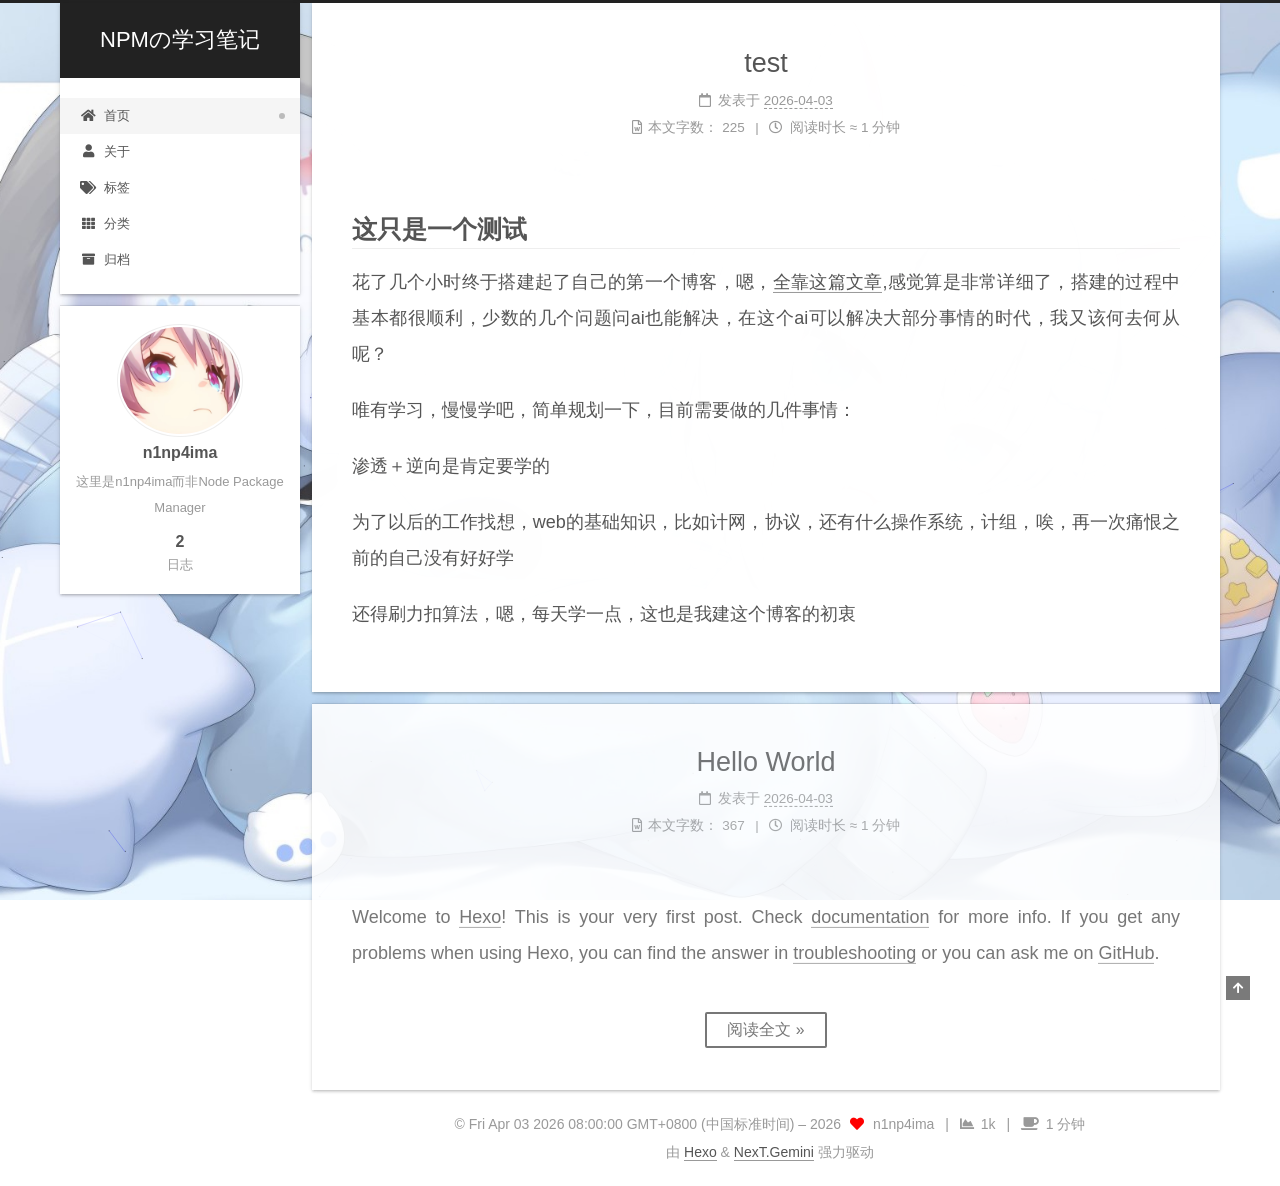
<file: index.html>
<!DOCTYPE html>
<html lang="zh-CN">
<head>
  <meta charset="UTF-8">
<meta name="viewport" content="width=device-width, initial-scale=1, maximum-scale=2">
<meta name="theme-color" content="#222">
<meta name="generator" content="Hexo 8.1.1">
  <link rel="apple-touch-icon" sizes="180x180" href="/images/apple-touch-icon-next.png">
  <link rel="icon" type="image/png" sizes="32x32" href="/images/32.png">
  <link rel="icon" type="image/png" sizes="16x16" href="/images/favicon-16x16-next.png">
  <link rel="mask-icon" href="/images/logo.svg" color="#222">

<link rel="stylesheet" href="/css/main.css">


<link rel="stylesheet" href="/lib/font-awesome/css/all.min.css">

<script id="hexo-configurations">
    var NexT = window.NexT || {};
    var CONFIG = {"hostname":"example.com","root":"/","scheme":"Gemini","version":"7.8.0","exturl":false,"sidebar":{"position":"left","display":"post","padding":18,"offset":12,"onmobile":false},"copycode":{"enable":false,"show_result":false,"style":null},"back2top":{"enable":true,"sidebar":false,"scrollpercent":false},"bookmark":{"enable":false,"color":"#222","save":"auto"},"fancybox":false,"mediumzoom":false,"lazyload":false,"pangu":false,"comments":{"style":"tabs","active":null,"storage":true,"lazyload":false,"nav":null},"algolia":{"hits":{"per_page":10},"labels":{"input_placeholder":"Search for Posts","hits_empty":"We didn't find any results for the search: ${query}","hits_stats":"${hits} results found in ${time} ms"}},"localsearch":{"enable":false,"trigger":"auto","top_n_per_article":1,"unescape":false,"preload":false},"motion":{"enable":true,"async":false,"transition":{"post_block":"fadeIn","post_header":"slideDownIn","post_body":"slideDownIn","coll_header":"slideLeftIn","sidebar":"slideUpIn"}}};
  </script>

  <meta name="description" content="这里是n1np4ima而非Node Package Manager">
<meta property="og:type" content="website">
<meta property="og:title" content="NPMの学习笔记">
<meta property="og:url" content="http://example.com/index.html">
<meta property="og:site_name" content="NPMの学习笔记">
<meta property="og:description" content="这里是n1np4ima而非Node Package Manager">
<meta property="og:locale" content="zh_CN">
<meta property="article:author" content="n1np4ima">
<meta name="twitter:card" content="summary">

<link rel="canonical" href="http://example.com/">


<script id="page-configurations">
  // https://hexo.io/docs/variables.html
  CONFIG.page = {
    sidebar: "",
    isHome : true,
    isPost : false,
    lang   : 'zh-CN'
  };
</script>

  <title>NPMの学习笔记</title>
  






  <noscript>
  <style>
  .use-motion .brand,
  .use-motion .menu-item,
  .sidebar-inner,
  .use-motion .post-block,
  .use-motion .pagination,
  .use-motion .comments,
  .use-motion .post-header,
  .use-motion .post-body,
  .use-motion .collection-header { opacity: initial; }

  .use-motion .site-title,
  .use-motion .site-subtitle {
    opacity: initial;
    top: initial;
  }

  .use-motion .logo-line-before i { left: initial; }
  .use-motion .logo-line-after i { right: initial; }
  </style>
</noscript>

</head>

<body itemscope itemtype="http://schema.org/WebPage">
  <div class="container use-motion">
    <div class="headband"></div>

    <header class="header" itemscope itemtype="http://schema.org/WPHeader">
      <div class="header-inner"><div class="site-brand-container">
  <div class="site-nav-toggle">
    <div class="toggle" aria-label="切换导航栏">
      <span class="toggle-line toggle-line-first"></span>
      <span class="toggle-line toggle-line-middle"></span>
      <span class="toggle-line toggle-line-last"></span>
    </div>
  </div>

  <div class="site-meta">

    <a href="/" class="brand" rel="start">
      <span class="logo-line-before"><i></i></span>
      <h1 class="site-title">NPMの学习笔记</h1>
      <span class="logo-line-after"><i></i></span>
    </a>
  </div>

  <div class="site-nav-right">
    <div class="toggle popup-trigger">
    </div>
  </div>
</div>




<nav class="site-nav">
  <ul id="menu" class="main-menu menu">
        <li class="menu-item menu-item-home">

    <a href="/" rel="section"><i class="fa fa-home fa-fw"></i>首页</a>

  </li>
        <li class="menu-item menu-item-about">

    <a href="/about/" rel="section"><i class="fa fa-user fa-fw"></i>关于</a>

  </li>
        <li class="menu-item menu-item-tags">

    <a href="/tags/" rel="section"><i class="fa fa-tags fa-fw"></i>标签</a>

  </li>
        <li class="menu-item menu-item-categories">

    <a href="/categories/" rel="section"><i class="fa fa-th fa-fw"></i>分类</a>

  </li>
        <li class="menu-item menu-item-archives">

    <a href="/archives/" rel="section"><i class="fa fa-archive fa-fw"></i>归档</a>

  </li>
  </ul>
</nav>




</div>
    </header>

    
  <div class="back-to-top">
    <i class="fa fa-arrow-up"></i>
    <span>0%</span>
  </div>


    <main class="main">
      <div class="main-inner">
        <div class="content-wrap">
          

          <div class="content index posts-expand">
            
      
  
  
  <article itemscope itemtype="http://schema.org/Article" class="post-block" lang="zh-CN">
    <link itemprop="mainEntityOfPage" href="http://example.com/2026/04/03/test/">

    <span hidden itemprop="author" itemscope itemtype="http://schema.org/Person">
      <meta itemprop="image" content="/images/avatar.jpg">
      <meta itemprop="name" content="n1np4ima">
      <meta itemprop="description" content="这里是n1np4ima而非Node Package Manager">
    </span>

    <span hidden itemprop="publisher" itemscope itemtype="http://schema.org/Organization">
      <meta itemprop="name" content="NPMの学习笔记">
    </span>
      <header class="post-header">
        <h2 class="post-title" itemprop="name headline">
          
            <a href="/2026/04/03/test/" class="post-title-link" itemprop="url">test</a>
        </h2>

        <div class="post-meta">
            <span class="post-meta-item">
              <span class="post-meta-item-icon">
                <i class="far fa-calendar"></i>
              </span>
              <span class="post-meta-item-text">发表于</span>
              

              <time title="创建时间：2026-04-03 17:56:02 / 修改时间：18:06:40" itemprop="dateCreated datePublished" datetime="2026-04-03T17:56:02+08:00">2026-04-03</time>
            </span>

          <br>
            <span class="post-meta-item" title="本文字数">
              <span class="post-meta-item-icon">
                <i class="far fa-file-word"></i>
              </span>
                <span class="post-meta-item-text">本文字数：</span>
              <span>225</span>
            </span>
            <span class="post-meta-item" title="阅读时长">
              <span class="post-meta-item-icon">
                <i class="far fa-clock"></i>
              </span>
                <span class="post-meta-item-text">阅读时长 &asymp;</span>
              <span>1 分钟</span>
            </span>

        </div>
      </header>

    
    
    
    <div class="post-body" itemprop="articleBody">

      
          <h2 id="这只是一个测试"><a href="#这只是一个测试" class="headerlink" title="这只是一个测试"></a>这只是一个测试</h2><p>花了几个小时终于搭建起了自己的第一个博客，嗯，<a target="_blank" rel="noopener" href="https://zhuanlan.zhihu.com/p/102592286">全靠这篇文章</a>,感觉算是非常详细了，搭建的过程中基本都很顺利，少数的几个问题问ai也能解决，在这个ai可以解决大部分事情的时代，我又该何去何从呢？</p>
<p>唯有学习，慢慢学吧，简单规划一下，目前需要做的几件事情：</p>
<p>渗透＋逆向是肯定要学的</p>
<p>为了以后的工作找想，web的基础知识，比如计网，协议，还有什么操作系统，计组，唉，再一次痛恨之前的自己没有好好学</p>
<p>还得刷力扣算法，嗯，每天学一点，这也是我建这个博客的初衷</p>

      
    </div>

    
    
    
      <footer class="post-footer">
        <div class="post-eof"></div>
      </footer>
  </article>
  
  
  

      
  
  
  <article itemscope itemtype="http://schema.org/Article" class="post-block" lang="zh-CN">
    <link itemprop="mainEntityOfPage" href="http://example.com/2026/04/03/hello-world/">

    <span hidden itemprop="author" itemscope itemtype="http://schema.org/Person">
      <meta itemprop="image" content="/images/avatar.jpg">
      <meta itemprop="name" content="n1np4ima">
      <meta itemprop="description" content="这里是n1np4ima而非Node Package Manager">
    </span>

    <span hidden itemprop="publisher" itemscope itemtype="http://schema.org/Organization">
      <meta itemprop="name" content="NPMの学习笔记">
    </span>
      <header class="post-header">
        <h2 class="post-title" itemprop="name headline">
          
            <a href="/2026/04/03/hello-world/" class="post-title-link" itemprop="url">Hello World</a>
        </h2>

        <div class="post-meta">
            <span class="post-meta-item">
              <span class="post-meta-item-icon">
                <i class="far fa-calendar"></i>
              </span>
              <span class="post-meta-item-text">发表于</span>
              

              <time title="创建时间：2026-04-03 15:56:25 / 修改时间：17:57:48" itemprop="dateCreated datePublished" datetime="2026-04-03T15:56:25+08:00">2026-04-03</time>
            </span>

          <br>
            <span class="post-meta-item" title="本文字数">
              <span class="post-meta-item-icon">
                <i class="far fa-file-word"></i>
              </span>
                <span class="post-meta-item-text">本文字数：</span>
              <span>367</span>
            </span>
            <span class="post-meta-item" title="阅读时长">
              <span class="post-meta-item-icon">
                <i class="far fa-clock"></i>
              </span>
                <span class="post-meta-item-text">阅读时长 &asymp;</span>
              <span>1 分钟</span>
            </span>

        </div>
      </header>

    
    
    
    <div class="post-body" itemprop="articleBody">

      
          <p>Welcome to <a target="_blank" rel="noopener" href="https://hexo.io/">Hexo</a>! This is your very first post. Check <a target="_blank" rel="noopener" href="https://hexo.io/docs/">documentation</a> for more info. If you get any problems when using Hexo, you can find the answer in <a target="_blank" rel="noopener" href="https://hexo.io/docs/troubleshooting.html">troubleshooting</a> or you can ask me on <a target="_blank" rel="noopener" href="https://github.com/hexojs/hexo/issues">GitHub</a>.</p>
          <!--noindex-->
            <div class="post-button">
              <a class="btn" href="/2026/04/03/hello-world/#more" rel="contents">
                阅读全文 &raquo;
              </a>
            </div>
          <!--/noindex-->
        
      
    </div>

    
    
    
      <footer class="post-footer">
        <div class="post-eof"></div>
      </footer>
  </article>
  
  
  


  



          </div>
          

<script>
  window.addEventListener('tabs:register', () => {
    let { activeClass } = CONFIG.comments;
    if (CONFIG.comments.storage) {
      activeClass = localStorage.getItem('comments_active') || activeClass;
    }
    if (activeClass) {
      let activeTab = document.querySelector(`a[href="#comment-${activeClass}"]`);
      if (activeTab) {
        activeTab.click();
      }
    }
  });
  if (CONFIG.comments.storage) {
    window.addEventListener('tabs:click', event => {
      if (!event.target.matches('.tabs-comment .tab-content .tab-pane')) return;
      let commentClass = event.target.classList[1];
      localStorage.setItem('comments_active', commentClass);
    });
  }
</script>

        </div>
          
  
  <div class="toggle sidebar-toggle">
    <span class="toggle-line toggle-line-first"></span>
    <span class="toggle-line toggle-line-middle"></span>
    <span class="toggle-line toggle-line-last"></span>
  </div>

  <aside class="sidebar">
    <div class="sidebar-inner">

      <ul class="sidebar-nav motion-element">
        <li class="sidebar-nav-toc">
          文章目录
        </li>
        <li class="sidebar-nav-overview">
          站点概览
        </li>
      </ul>

      <!--noindex-->
      <div class="post-toc-wrap sidebar-panel">
      </div>
      <!--/noindex-->

      <div class="site-overview-wrap sidebar-panel">
        <div class="site-author motion-element" itemprop="author" itemscope itemtype="http://schema.org/Person">
    <img class="site-author-image" itemprop="image" alt="n1np4ima"
      src="/images/avatar.jpg">
  <p class="site-author-name" itemprop="name">n1np4ima</p>
  <div class="site-description" itemprop="description">这里是n1np4ima而非Node Package Manager</div>
</div>
<div class="site-state-wrap motion-element">
  <nav class="site-state">
      <div class="site-state-item site-state-posts">
          <a href="/archives/">
        
          <span class="site-state-item-count">2</span>
          <span class="site-state-item-name">日志</span>
        </a>
      </div>
  </nav>
</div>



      </div>

    </div>
  </aside>
  <div id="sidebar-dimmer"></div>


      </div>
    </main>

    <footer class="footer">
      <div class="footer-inner">
        

        

<div class="copyright">
  
  &copy; Fri Apr 03 2026 08:00:00 GMT+0800 (中国标准时间) – 
  <span itemprop="copyrightYear">2026</span>
  <span class="with-love">
    <i class="fa fa-heart"></i>
  </span>
  <span class="author" itemprop="copyrightHolder">n1np4ima</span>
    <span class="post-meta-divider">|</span>
    <span class="post-meta-item-icon">
      <i class="fa fa-chart-area"></i>
    </span>
    <span title="站点总字数">1k</span>
    <span class="post-meta-divider">|</span>
    <span class="post-meta-item-icon">
      <i class="fa fa-coffee"></i>
    </span>
    <span title="站点阅读时长">1 分钟</span>
</div>
  <div class="powered-by">由 <a href="https://hexo.io/" class="theme-link" rel="noopener" target="_blank">Hexo</a> & <a href="https://theme-next.org/" class="theme-link" rel="noopener" target="_blank">NexT.Gemini</a> 强力驱动
  </div>

        








      </div>
    </footer>
  </div>

  
  
  <script color='0,0,255' opacity='0.5' zIndex='-1' count='99' src="/lib/canvas-nest/canvas-nest.min.js"></script>
  <script src="/lib/anime.min.js"></script>
  <script src="/lib/velocity/velocity.min.js"></script>
  <script src="/lib/velocity/velocity.ui.min.js"></script>

<script src="/js/utils.js"></script>

<script src="/js/motion.js"></script>


<script src="/js/schemes/pisces.js"></script>


<script src="/js/next-boot.js"></script>




  















  

  

</body>
</html>
</file>
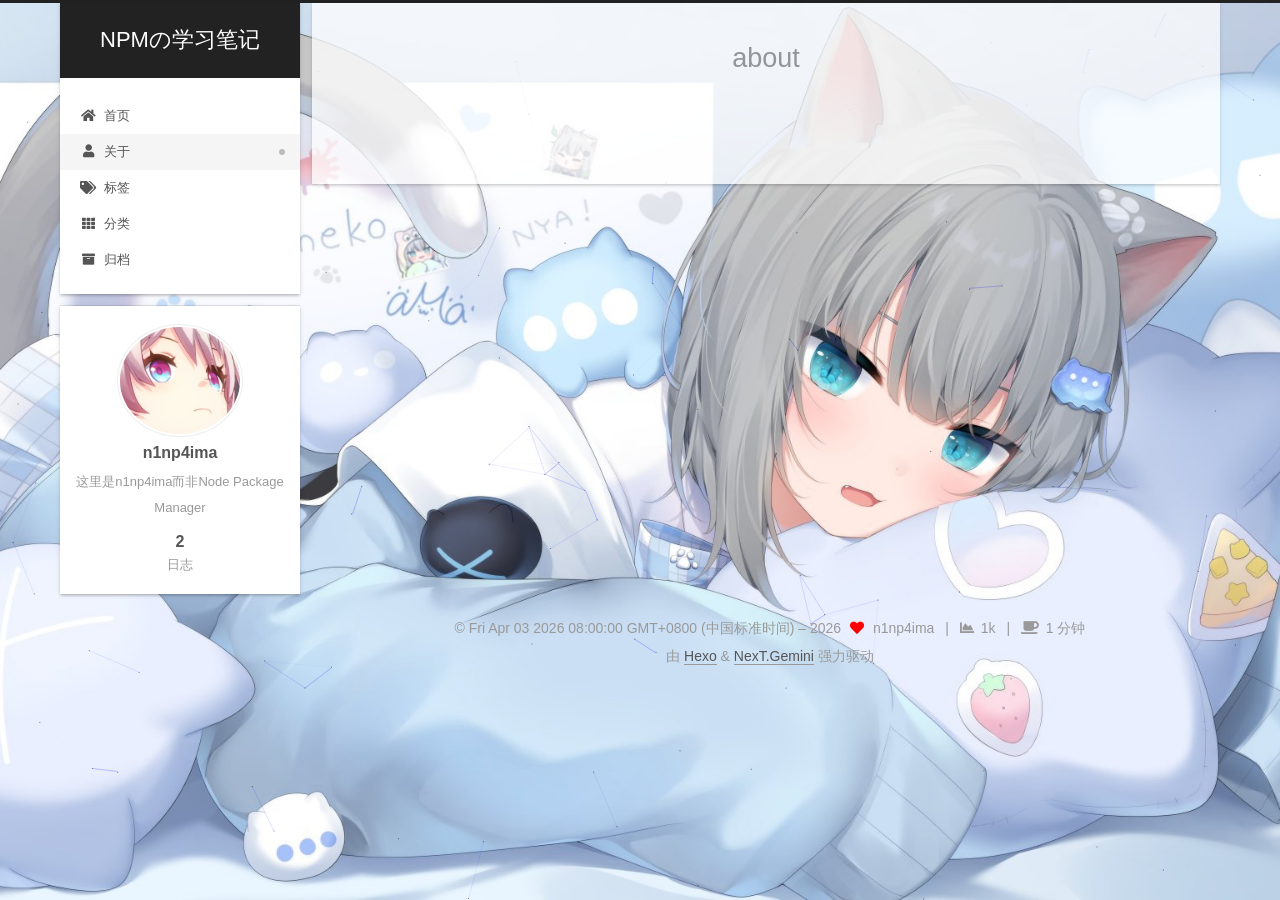
<file: about/index.html>
<!DOCTYPE html>
<html lang="zh-CN">
<head>
  <meta charset="UTF-8">
<meta name="viewport" content="width=device-width, initial-scale=1, maximum-scale=2">
<meta name="theme-color" content="#222">
<meta name="generator" content="Hexo 8.1.1">
  <link rel="apple-touch-icon" sizes="180x180" href="/images/apple-touch-icon-next.png">
  <link rel="icon" type="image/png" sizes="32x32" href="/images/32.png">
  <link rel="icon" type="image/png" sizes="16x16" href="/images/favicon-16x16-next.png">
  <link rel="mask-icon" href="/images/logo.svg" color="#222">

<link rel="stylesheet" href="/css/main.css">


<link rel="stylesheet" href="/lib/font-awesome/css/all.min.css">

<script id="hexo-configurations">
    var NexT = window.NexT || {};
    var CONFIG = {"hostname":"example.com","root":"/","scheme":"Gemini","version":"7.8.0","exturl":false,"sidebar":{"position":"left","display":"post","padding":18,"offset":12,"onmobile":false},"copycode":{"enable":false,"show_result":false,"style":null},"back2top":{"enable":true,"sidebar":false,"scrollpercent":false},"bookmark":{"enable":false,"color":"#222","save":"auto"},"fancybox":false,"mediumzoom":false,"lazyload":false,"pangu":false,"comments":{"style":"tabs","active":null,"storage":true,"lazyload":false,"nav":null},"algolia":{"hits":{"per_page":10},"labels":{"input_placeholder":"Search for Posts","hits_empty":"We didn't find any results for the search: ${query}","hits_stats":"${hits} results found in ${time} ms"}},"localsearch":{"enable":false,"trigger":"auto","top_n_per_article":1,"unescape":false,"preload":false},"motion":{"enable":true,"async":false,"transition":{"post_block":"fadeIn","post_header":"slideDownIn","post_body":"slideDownIn","coll_header":"slideLeftIn","sidebar":"slideUpIn"}}};
  </script>

  <meta name="description" content="这里是n1np4ima而非Node Package Manager">
<meta property="og:type" content="website">
<meta property="og:title" content="about">
<meta property="og:url" content="http://example.com/about/index.html">
<meta property="og:site_name" content="NPMの学习笔记">
<meta property="og:description" content="这里是n1np4ima而非Node Package Manager">
<meta property="og:locale" content="zh_CN">
<meta property="article:published_time" content="2026-04-03T08:44:24.000Z">
<meta property="article:modified_time" content="2026-04-03T08:44:24.425Z">
<meta property="article:author" content="n1np4ima">
<meta name="twitter:card" content="summary">

<link rel="canonical" href="http://example.com/about/">


<script id="page-configurations">
  // https://hexo.io/docs/variables.html
  CONFIG.page = {
    sidebar: "",
    isHome : false,
    isPost : false,
    lang   : 'zh-CN'
  };
</script>

  <title>about | NPMの学习笔记
</title>
  






  <noscript>
  <style>
  .use-motion .brand,
  .use-motion .menu-item,
  .sidebar-inner,
  .use-motion .post-block,
  .use-motion .pagination,
  .use-motion .comments,
  .use-motion .post-header,
  .use-motion .post-body,
  .use-motion .collection-header { opacity: initial; }

  .use-motion .site-title,
  .use-motion .site-subtitle {
    opacity: initial;
    top: initial;
  }

  .use-motion .logo-line-before i { left: initial; }
  .use-motion .logo-line-after i { right: initial; }
  </style>
</noscript>

</head>

<body itemscope itemtype="http://schema.org/WebPage">
  <div class="container use-motion">
    <div class="headband"></div>

    <header class="header" itemscope itemtype="http://schema.org/WPHeader">
      <div class="header-inner"><div class="site-brand-container">
  <div class="site-nav-toggle">
    <div class="toggle" aria-label="切换导航栏">
      <span class="toggle-line toggle-line-first"></span>
      <span class="toggle-line toggle-line-middle"></span>
      <span class="toggle-line toggle-line-last"></span>
    </div>
  </div>

  <div class="site-meta">

    <a href="/" class="brand" rel="start">
      <span class="logo-line-before"><i></i></span>
      <h1 class="site-title">NPMの学习笔记</h1>
      <span class="logo-line-after"><i></i></span>
    </a>
  </div>

  <div class="site-nav-right">
    <div class="toggle popup-trigger">
    </div>
  </div>
</div>




<nav class="site-nav">
  <ul id="menu" class="main-menu menu">
        <li class="menu-item menu-item-home">

    <a href="/" rel="section"><i class="fa fa-home fa-fw"></i>首页</a>

  </li>
        <li class="menu-item menu-item-about">

    <a href="/about/" rel="section"><i class="fa fa-user fa-fw"></i>关于</a>

  </li>
        <li class="menu-item menu-item-tags">

    <a href="/tags/" rel="section"><i class="fa fa-tags fa-fw"></i>标签</a>

  </li>
        <li class="menu-item menu-item-categories">

    <a href="/categories/" rel="section"><i class="fa fa-th fa-fw"></i>分类</a>

  </li>
        <li class="menu-item menu-item-archives">

    <a href="/archives/" rel="section"><i class="fa fa-archive fa-fw"></i>归档</a>

  </li>
  </ul>
</nav>




</div>
    </header>

    
  <div class="back-to-top">
    <i class="fa fa-arrow-up"></i>
    <span>0%</span>
  </div>


    <main class="main">
      <div class="main-inner">
        <div class="content-wrap">
          
  
  

          <div class="content page posts-expand">
            

    
    
    
    <div class="post-block" lang="zh-CN">
      <header class="post-header">

<h1 class="post-title" itemprop="name headline">about
</h1>

<div class="post-meta">
  

</div>

</header>

      
      
      
      <div class="post-body">
          
      </div>
      
      
      
    </div>
    

    
    
    


          </div>
          

<script>
  window.addEventListener('tabs:register', () => {
    let { activeClass } = CONFIG.comments;
    if (CONFIG.comments.storage) {
      activeClass = localStorage.getItem('comments_active') || activeClass;
    }
    if (activeClass) {
      let activeTab = document.querySelector(`a[href="#comment-${activeClass}"]`);
      if (activeTab) {
        activeTab.click();
      }
    }
  });
  if (CONFIG.comments.storage) {
    window.addEventListener('tabs:click', event => {
      if (!event.target.matches('.tabs-comment .tab-content .tab-pane')) return;
      let commentClass = event.target.classList[1];
      localStorage.setItem('comments_active', commentClass);
    });
  }
</script>

        </div>
          
  
  <div class="toggle sidebar-toggle">
    <span class="toggle-line toggle-line-first"></span>
    <span class="toggle-line toggle-line-middle"></span>
    <span class="toggle-line toggle-line-last"></span>
  </div>

  <aside class="sidebar">
    <div class="sidebar-inner">

      <ul class="sidebar-nav motion-element">
        <li class="sidebar-nav-toc">
          文章目录
        </li>
        <li class="sidebar-nav-overview">
          站点概览
        </li>
      </ul>

      <!--noindex-->
      <div class="post-toc-wrap sidebar-panel">
      </div>
      <!--/noindex-->

      <div class="site-overview-wrap sidebar-panel">
        <div class="site-author motion-element" itemprop="author" itemscope itemtype="http://schema.org/Person">
    <img class="site-author-image" itemprop="image" alt="n1np4ima"
      src="/images/avatar.jpg">
  <p class="site-author-name" itemprop="name">n1np4ima</p>
  <div class="site-description" itemprop="description">这里是n1np4ima而非Node Package Manager</div>
</div>
<div class="site-state-wrap motion-element">
  <nav class="site-state">
      <div class="site-state-item site-state-posts">
          <a href="/archives/">
        
          <span class="site-state-item-count">2</span>
          <span class="site-state-item-name">日志</span>
        </a>
      </div>
  </nav>
</div>



      </div>

    </div>
  </aside>
  <div id="sidebar-dimmer"></div>


      </div>
    </main>

    <footer class="footer">
      <div class="footer-inner">
        

        

<div class="copyright">
  
  &copy; Fri Apr 03 2026 08:00:00 GMT+0800 (中国标准时间) – 
  <span itemprop="copyrightYear">2026</span>
  <span class="with-love">
    <i class="fa fa-heart"></i>
  </span>
  <span class="author" itemprop="copyrightHolder">n1np4ima</span>
    <span class="post-meta-divider">|</span>
    <span class="post-meta-item-icon">
      <i class="fa fa-chart-area"></i>
    </span>
    <span title="站点总字数">1k</span>
    <span class="post-meta-divider">|</span>
    <span class="post-meta-item-icon">
      <i class="fa fa-coffee"></i>
    </span>
    <span title="站点阅读时长">1 分钟</span>
</div>
  <div class="powered-by">由 <a href="https://hexo.io/" class="theme-link" rel="noopener" target="_blank">Hexo</a> & <a href="https://theme-next.org/" class="theme-link" rel="noopener" target="_blank">NexT.Gemini</a> 强力驱动
  </div>

        








      </div>
    </footer>
  </div>

  
  
  <script color='0,0,255' opacity='0.5' zIndex='-1' count='99' src="/lib/canvas-nest/canvas-nest.min.js"></script>
  <script src="/lib/anime.min.js"></script>
  <script src="/lib/velocity/velocity.min.js"></script>
  <script src="/lib/velocity/velocity.ui.min.js"></script>

<script src="/js/utils.js"></script>

<script src="/js/motion.js"></script>


<script src="/js/schemes/pisces.js"></script>


<script src="/js/next-boot.js"></script>




  















  

  

</body>
</html>
</file>
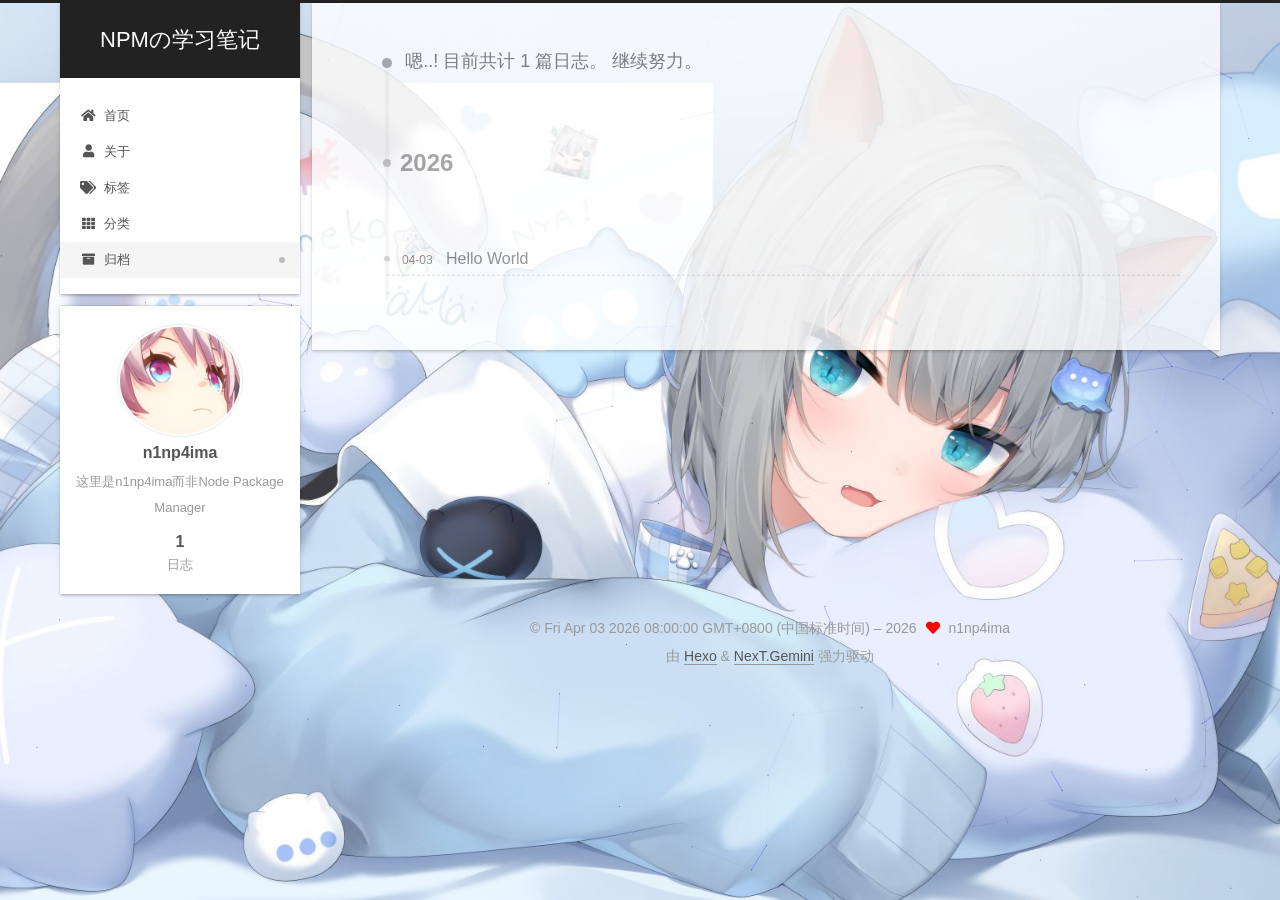
<file: archives/index.html>
<!DOCTYPE html>
<html lang="zh-CN">
<head>
  <meta charset="UTF-8">
<meta name="viewport" content="width=device-width, initial-scale=1, maximum-scale=2">
<meta name="theme-color" content="#222">
<meta name="generator" content="Hexo 8.1.1">
  <link rel="apple-touch-icon" sizes="180x180" href="/images/apple-touch-icon-next.png">
  <link rel="icon" type="image/png" sizes="32x32" href="/images/32.png">
  <link rel="icon" type="image/png" sizes="16x16" href="/images/favicon-16x16-next.png">
  <link rel="mask-icon" href="/images/logo.svg" color="#222">

<link rel="stylesheet" href="/css/main.css">


<link rel="stylesheet" href="/lib/font-awesome/css/all.min.css">

<script id="hexo-configurations">
    var NexT = window.NexT || {};
    var CONFIG = {"hostname":"example.com","root":"/","scheme":"Gemini","version":"7.8.0","exturl":false,"sidebar":{"position":"left","display":"post","padding":18,"offset":12,"onmobile":false},"copycode":{"enable":false,"show_result":false,"style":null},"back2top":{"enable":true,"sidebar":false,"scrollpercent":false},"bookmark":{"enable":false,"color":"#222","save":"auto"},"fancybox":false,"mediumzoom":false,"lazyload":false,"pangu":false,"comments":{"style":"tabs","active":null,"storage":true,"lazyload":false,"nav":null},"algolia":{"hits":{"per_page":10},"labels":{"input_placeholder":"Search for Posts","hits_empty":"We didn't find any results for the search: ${query}","hits_stats":"${hits} results found in ${time} ms"}},"localsearch":{"enable":false,"trigger":"auto","top_n_per_article":1,"unescape":false,"preload":false},"motion":{"enable":true,"async":false,"transition":{"post_block":"fadeIn","post_header":"slideDownIn","post_body":"slideDownIn","coll_header":"slideLeftIn","sidebar":"slideUpIn"}}};
  </script>

  <meta name="description" content="这里是n1np4ima而非Node Package Manager">
<meta property="og:type" content="website">
<meta property="og:title" content="NPMの学习笔记">
<meta property="og:url" content="http://example.com/archives/index.html">
<meta property="og:site_name" content="NPMの学习笔记">
<meta property="og:description" content="这里是n1np4ima而非Node Package Manager">
<meta property="og:locale" content="zh_CN">
<meta property="article:author" content="n1np4ima">
<meta name="twitter:card" content="summary">

<link rel="canonical" href="http://example.com/archives/">


<script id="page-configurations">
  // https://hexo.io/docs/variables.html
  CONFIG.page = {
    sidebar: "",
    isHome : false,
    isPost : false,
    lang   : 'zh-CN'
  };
</script>

  <title>归档 | NPMの学习笔记</title>
  






  <noscript>
  <style>
  .use-motion .brand,
  .use-motion .menu-item,
  .sidebar-inner,
  .use-motion .post-block,
  .use-motion .pagination,
  .use-motion .comments,
  .use-motion .post-header,
  .use-motion .post-body,
  .use-motion .collection-header { opacity: initial; }

  .use-motion .site-title,
  .use-motion .site-subtitle {
    opacity: initial;
    top: initial;
  }

  .use-motion .logo-line-before i { left: initial; }
  .use-motion .logo-line-after i { right: initial; }
  </style>
</noscript>

</head>

<body itemscope itemtype="http://schema.org/WebPage">
  <div class="container use-motion">
    <div class="headband"></div>

    <header class="header" itemscope itemtype="http://schema.org/WPHeader">
      <div class="header-inner"><div class="site-brand-container">
  <div class="site-nav-toggle">
    <div class="toggle" aria-label="切换导航栏">
      <span class="toggle-line toggle-line-first"></span>
      <span class="toggle-line toggle-line-middle"></span>
      <span class="toggle-line toggle-line-last"></span>
    </div>
  </div>

  <div class="site-meta">

    <a href="/" class="brand" rel="start">
      <span class="logo-line-before"><i></i></span>
      <h1 class="site-title">NPMの学习笔记</h1>
      <span class="logo-line-after"><i></i></span>
    </a>
  </div>

  <div class="site-nav-right">
    <div class="toggle popup-trigger">
    </div>
  </div>
</div>




<nav class="site-nav">
  <ul id="menu" class="main-menu menu">
        <li class="menu-item menu-item-home">

    <a href="/" rel="section"><i class="fa fa-home fa-fw"></i>首页</a>

  </li>
        <li class="menu-item menu-item-about">

    <a href="/about/" rel="section"><i class="fa fa-user fa-fw"></i>关于</a>

  </li>
        <li class="menu-item menu-item-tags">

    <a href="/tags/" rel="section"><i class="fa fa-tags fa-fw"></i>标签</a>

  </li>
        <li class="menu-item menu-item-categories">

    <a href="/categories/" rel="section"><i class="fa fa-th fa-fw"></i>分类</a>

  </li>
        <li class="menu-item menu-item-archives">

    <a href="/archives/" rel="section"><i class="fa fa-archive fa-fw"></i>归档</a>

  </li>
  </ul>
</nav>




</div>
    </header>

    
  <div class="back-to-top">
    <i class="fa fa-arrow-up"></i>
    <span>0%</span>
  </div>


    <main class="main">
      <div class="main-inner">
        <div class="content-wrap">
          

          <div class="content archive">
            

  
  
  
  <div class="post-block">
    <div class="posts-collapse">
      <div class="collection-title">
        <span class="collection-header">嗯..! 目前共计 1 篇日志。 继续努力。</span>
      </div>

      
    <div class="collection-year">
      <span class="collection-header">2026</span>
    </div>

  <article itemscope itemtype="http://schema.org/Article">
    <header class="post-header">

      <div class="post-meta">
        <time itemprop="dateCreated"
              datetime="2026-04-03T15:56:25+08:00"
              content="2026-04-03">
          04-03
        </time>
      </div>

      <div class="post-title">
          <a class="post-title-link" href="/2026/04/03/hello-world/" itemprop="url">
            <span itemprop="name">Hello World</span>
          </a>
      </div>

    </header>
  </article>


    </div>
  </div>
  
  
  

  



          </div>
          

<script>
  window.addEventListener('tabs:register', () => {
    let { activeClass } = CONFIG.comments;
    if (CONFIG.comments.storage) {
      activeClass = localStorage.getItem('comments_active') || activeClass;
    }
    if (activeClass) {
      let activeTab = document.querySelector(`a[href="#comment-${activeClass}"]`);
      if (activeTab) {
        activeTab.click();
      }
    }
  });
  if (CONFIG.comments.storage) {
    window.addEventListener('tabs:click', event => {
      if (!event.target.matches('.tabs-comment .tab-content .tab-pane')) return;
      let commentClass = event.target.classList[1];
      localStorage.setItem('comments_active', commentClass);
    });
  }
</script>

        </div>
          
  
  <div class="toggle sidebar-toggle">
    <span class="toggle-line toggle-line-first"></span>
    <span class="toggle-line toggle-line-middle"></span>
    <span class="toggle-line toggle-line-last"></span>
  </div>

  <aside class="sidebar">
    <div class="sidebar-inner">

      <ul class="sidebar-nav motion-element">
        <li class="sidebar-nav-toc">
          文章目录
        </li>
        <li class="sidebar-nav-overview">
          站点概览
        </li>
      </ul>

      <!--noindex-->
      <div class="post-toc-wrap sidebar-panel">
      </div>
      <!--/noindex-->

      <div class="site-overview-wrap sidebar-panel">
        <div class="site-author motion-element" itemprop="author" itemscope itemtype="http://schema.org/Person">
    <img class="site-author-image" itemprop="image" alt="n1np4ima"
      src="/images/avatar.jpg">
  <p class="site-author-name" itemprop="name">n1np4ima</p>
  <div class="site-description" itemprop="description">这里是n1np4ima而非Node Package Manager</div>
</div>
<div class="site-state-wrap motion-element">
  <nav class="site-state">
      <div class="site-state-item site-state-posts">
          <a href="/archives/">
        
          <span class="site-state-item-count">1</span>
          <span class="site-state-item-name">日志</span>
        </a>
      </div>
  </nav>
</div>



      </div>

    </div>
  </aside>
  <div id="sidebar-dimmer"></div>


      </div>
    </main>

    <footer class="footer">
      <div class="footer-inner">
        

        

<div class="copyright">
  
  &copy; Fri Apr 03 2026 08:00:00 GMT+0800 (中国标准时间) – 
  <span itemprop="copyrightYear">2026</span>
  <span class="with-love">
    <i class="fa fa-heart"></i>
  </span>
  <span class="author" itemprop="copyrightHolder">n1np4ima</span>
</div>
  <div class="powered-by">由 <a href="https://hexo.io/" class="theme-link" rel="noopener" target="_blank">Hexo</a> & <a href="https://theme-next.org/" class="theme-link" rel="noopener" target="_blank">NexT.Gemini</a> 强力驱动
  </div>

        








      </div>
    </footer>
  </div>

  
  
  <script color='0,0,255' opacity='0.5' zIndex='-1' count='99' src="/lib/canvas-nest/canvas-nest.min.js"></script>
  <script src="/lib/anime.min.js"></script>
  <script src="/lib/velocity/velocity.min.js"></script>
  <script src="/lib/velocity/velocity.ui.min.js"></script>

<script src="/js/utils.js"></script>

<script src="/js/motion.js"></script>


<script src="/js/schemes/pisces.js"></script>


<script src="/js/next-boot.js"></script>




  















  

  

</body>
</html>
</file>
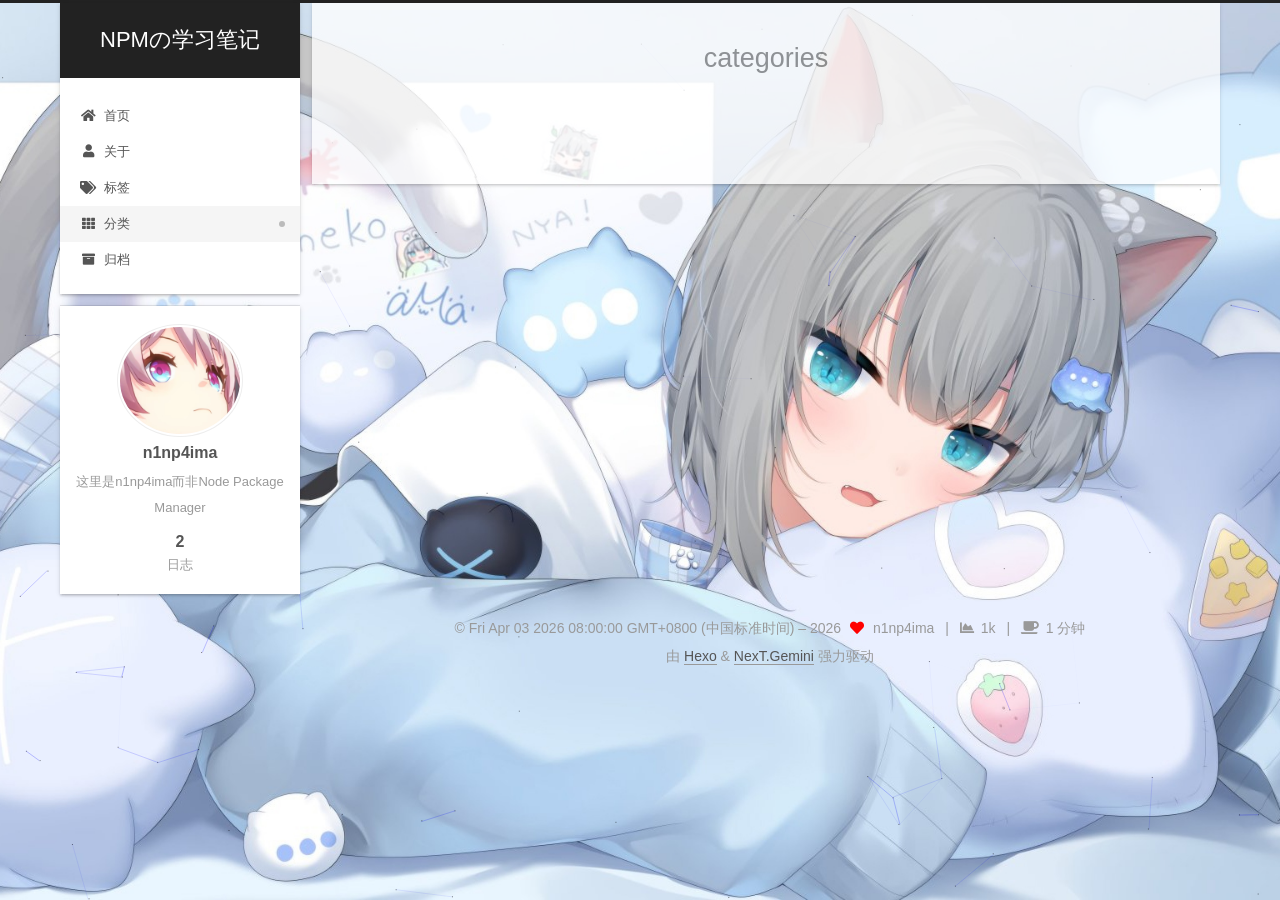
<file: categories/index.html>
<!DOCTYPE html>
<html lang="zh-CN">
<head>
  <meta charset="UTF-8">
<meta name="viewport" content="width=device-width, initial-scale=1, maximum-scale=2">
<meta name="theme-color" content="#222">
<meta name="generator" content="Hexo 8.1.1">
  <link rel="apple-touch-icon" sizes="180x180" href="/images/apple-touch-icon-next.png">
  <link rel="icon" type="image/png" sizes="32x32" href="/images/32.png">
  <link rel="icon" type="image/png" sizes="16x16" href="/images/favicon-16x16-next.png">
  <link rel="mask-icon" href="/images/logo.svg" color="#222">

<link rel="stylesheet" href="/css/main.css">


<link rel="stylesheet" href="/lib/font-awesome/css/all.min.css">

<script id="hexo-configurations">
    var NexT = window.NexT || {};
    var CONFIG = {"hostname":"example.com","root":"/","scheme":"Gemini","version":"7.8.0","exturl":false,"sidebar":{"position":"left","display":"post","padding":18,"offset":12,"onmobile":false},"copycode":{"enable":false,"show_result":false,"style":null},"back2top":{"enable":true,"sidebar":false,"scrollpercent":false},"bookmark":{"enable":false,"color":"#222","save":"auto"},"fancybox":false,"mediumzoom":false,"lazyload":false,"pangu":false,"comments":{"style":"tabs","active":null,"storage":true,"lazyload":false,"nav":null},"algolia":{"hits":{"per_page":10},"labels":{"input_placeholder":"Search for Posts","hits_empty":"We didn't find any results for the search: ${query}","hits_stats":"${hits} results found in ${time} ms"}},"localsearch":{"enable":false,"trigger":"auto","top_n_per_article":1,"unescape":false,"preload":false},"motion":{"enable":true,"async":false,"transition":{"post_block":"fadeIn","post_header":"slideDownIn","post_body":"slideDownIn","coll_header":"slideLeftIn","sidebar":"slideUpIn"}}};
  </script>

  <meta name="description" content="这里是n1np4ima而非Node Package Manager">
<meta property="og:type" content="website">
<meta property="og:title" content="categories">
<meta property="og:url" content="http://example.com/categories/index.html">
<meta property="og:site_name" content="NPMの学习笔记">
<meta property="og:description" content="这里是n1np4ima而非Node Package Manager">
<meta property="og:locale" content="zh_CN">
<meta property="article:published_time" content="2026-04-03T08:44:12.000Z">
<meta property="article:modified_time" content="2026-04-03T08:44:12.968Z">
<meta property="article:author" content="n1np4ima">
<meta name="twitter:card" content="summary">

<link rel="canonical" href="http://example.com/categories/">


<script id="page-configurations">
  // https://hexo.io/docs/variables.html
  CONFIG.page = {
    sidebar: "",
    isHome : false,
    isPost : false,
    lang   : 'zh-CN'
  };
</script>

  <title>categories | NPMの学习笔记
</title>
  






  <noscript>
  <style>
  .use-motion .brand,
  .use-motion .menu-item,
  .sidebar-inner,
  .use-motion .post-block,
  .use-motion .pagination,
  .use-motion .comments,
  .use-motion .post-header,
  .use-motion .post-body,
  .use-motion .collection-header { opacity: initial; }

  .use-motion .site-title,
  .use-motion .site-subtitle {
    opacity: initial;
    top: initial;
  }

  .use-motion .logo-line-before i { left: initial; }
  .use-motion .logo-line-after i { right: initial; }
  </style>
</noscript>

</head>

<body itemscope itemtype="http://schema.org/WebPage">
  <div class="container use-motion">
    <div class="headband"></div>

    <header class="header" itemscope itemtype="http://schema.org/WPHeader">
      <div class="header-inner"><div class="site-brand-container">
  <div class="site-nav-toggle">
    <div class="toggle" aria-label="切换导航栏">
      <span class="toggle-line toggle-line-first"></span>
      <span class="toggle-line toggle-line-middle"></span>
      <span class="toggle-line toggle-line-last"></span>
    </div>
  </div>

  <div class="site-meta">

    <a href="/" class="brand" rel="start">
      <span class="logo-line-before"><i></i></span>
      <h1 class="site-title">NPMの学习笔记</h1>
      <span class="logo-line-after"><i></i></span>
    </a>
  </div>

  <div class="site-nav-right">
    <div class="toggle popup-trigger">
    </div>
  </div>
</div>




<nav class="site-nav">
  <ul id="menu" class="main-menu menu">
        <li class="menu-item menu-item-home">

    <a href="/" rel="section"><i class="fa fa-home fa-fw"></i>首页</a>

  </li>
        <li class="menu-item menu-item-about">

    <a href="/about/" rel="section"><i class="fa fa-user fa-fw"></i>关于</a>

  </li>
        <li class="menu-item menu-item-tags">

    <a href="/tags/" rel="section"><i class="fa fa-tags fa-fw"></i>标签</a>

  </li>
        <li class="menu-item menu-item-categories">

    <a href="/categories/" rel="section"><i class="fa fa-th fa-fw"></i>分类</a>

  </li>
        <li class="menu-item menu-item-archives">

    <a href="/archives/" rel="section"><i class="fa fa-archive fa-fw"></i>归档</a>

  </li>
  </ul>
</nav>




</div>
    </header>

    
  <div class="back-to-top">
    <i class="fa fa-arrow-up"></i>
    <span>0%</span>
  </div>


    <main class="main">
      <div class="main-inner">
        <div class="content-wrap">
          
  
  

          <div class="content page posts-expand">
            

    
    
    
    <div class="post-block" lang="zh-CN">
      <header class="post-header">

<h1 class="post-title" itemprop="name headline">categories
</h1>

<div class="post-meta">
  

</div>

</header>

      
      
      
      <div class="post-body">
          
      </div>
      
      
      
    </div>
    

    
    
    


          </div>
          

<script>
  window.addEventListener('tabs:register', () => {
    let { activeClass } = CONFIG.comments;
    if (CONFIG.comments.storage) {
      activeClass = localStorage.getItem('comments_active') || activeClass;
    }
    if (activeClass) {
      let activeTab = document.querySelector(`a[href="#comment-${activeClass}"]`);
      if (activeTab) {
        activeTab.click();
      }
    }
  });
  if (CONFIG.comments.storage) {
    window.addEventListener('tabs:click', event => {
      if (!event.target.matches('.tabs-comment .tab-content .tab-pane')) return;
      let commentClass = event.target.classList[1];
      localStorage.setItem('comments_active', commentClass);
    });
  }
</script>

        </div>
          
  
  <div class="toggle sidebar-toggle">
    <span class="toggle-line toggle-line-first"></span>
    <span class="toggle-line toggle-line-middle"></span>
    <span class="toggle-line toggle-line-last"></span>
  </div>

  <aside class="sidebar">
    <div class="sidebar-inner">

      <ul class="sidebar-nav motion-element">
        <li class="sidebar-nav-toc">
          文章目录
        </li>
        <li class="sidebar-nav-overview">
          站点概览
        </li>
      </ul>

      <!--noindex-->
      <div class="post-toc-wrap sidebar-panel">
      </div>
      <!--/noindex-->

      <div class="site-overview-wrap sidebar-panel">
        <div class="site-author motion-element" itemprop="author" itemscope itemtype="http://schema.org/Person">
    <img class="site-author-image" itemprop="image" alt="n1np4ima"
      src="/images/avatar.jpg">
  <p class="site-author-name" itemprop="name">n1np4ima</p>
  <div class="site-description" itemprop="description">这里是n1np4ima而非Node Package Manager</div>
</div>
<div class="site-state-wrap motion-element">
  <nav class="site-state">
      <div class="site-state-item site-state-posts">
          <a href="/archives/">
        
          <span class="site-state-item-count">2</span>
          <span class="site-state-item-name">日志</span>
        </a>
      </div>
  </nav>
</div>



      </div>

    </div>
  </aside>
  <div id="sidebar-dimmer"></div>


      </div>
    </main>

    <footer class="footer">
      <div class="footer-inner">
        

        

<div class="copyright">
  
  &copy; Fri Apr 03 2026 08:00:00 GMT+0800 (中国标准时间) – 
  <span itemprop="copyrightYear">2026</span>
  <span class="with-love">
    <i class="fa fa-heart"></i>
  </span>
  <span class="author" itemprop="copyrightHolder">n1np4ima</span>
    <span class="post-meta-divider">|</span>
    <span class="post-meta-item-icon">
      <i class="fa fa-chart-area"></i>
    </span>
    <span title="站点总字数">1k</span>
    <span class="post-meta-divider">|</span>
    <span class="post-meta-item-icon">
      <i class="fa fa-coffee"></i>
    </span>
    <span title="站点阅读时长">1 分钟</span>
</div>
  <div class="powered-by">由 <a href="https://hexo.io/" class="theme-link" rel="noopener" target="_blank">Hexo</a> & <a href="https://theme-next.org/" class="theme-link" rel="noopener" target="_blank">NexT.Gemini</a> 强力驱动
  </div>

        








      </div>
    </footer>
  </div>

  
  
  <script color='0,0,255' opacity='0.5' zIndex='-1' count='99' src="/lib/canvas-nest/canvas-nest.min.js"></script>
  <script src="/lib/anime.min.js"></script>
  <script src="/lib/velocity/velocity.min.js"></script>
  <script src="/lib/velocity/velocity.ui.min.js"></script>

<script src="/js/utils.js"></script>

<script src="/js/motion.js"></script>


<script src="/js/schemes/pisces.js"></script>


<script src="/js/next-boot.js"></script>




  















  

  

</body>
</html>
</file>
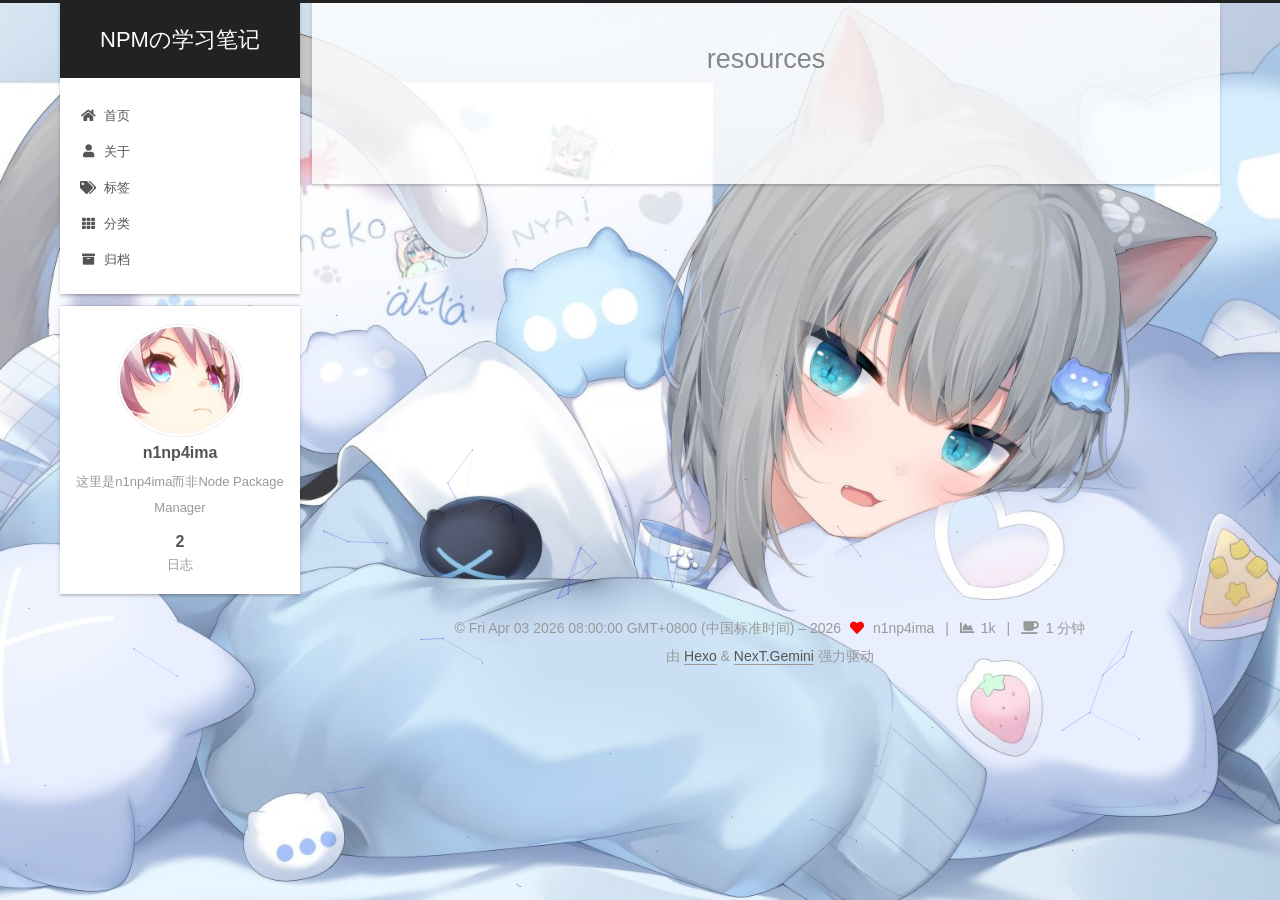
<file: resources/index.html>
<!DOCTYPE html>
<html lang="zh-CN">
<head>
  <meta charset="UTF-8">
<meta name="viewport" content="width=device-width, initial-scale=1, maximum-scale=2">
<meta name="theme-color" content="#222">
<meta name="generator" content="Hexo 8.1.1">
  <link rel="apple-touch-icon" sizes="180x180" href="/images/apple-touch-icon-next.png">
  <link rel="icon" type="image/png" sizes="32x32" href="/images/32.png">
  <link rel="icon" type="image/png" sizes="16x16" href="/images/favicon-16x16-next.png">
  <link rel="mask-icon" href="/images/logo.svg" color="#222">

<link rel="stylesheet" href="/css/main.css">


<link rel="stylesheet" href="/lib/font-awesome/css/all.min.css">

<script id="hexo-configurations">
    var NexT = window.NexT || {};
    var CONFIG = {"hostname":"example.com","root":"/","scheme":"Gemini","version":"7.8.0","exturl":false,"sidebar":{"position":"left","display":"post","padding":18,"offset":12,"onmobile":false},"copycode":{"enable":false,"show_result":false,"style":null},"back2top":{"enable":true,"sidebar":false,"scrollpercent":false},"bookmark":{"enable":false,"color":"#222","save":"auto"},"fancybox":false,"mediumzoom":false,"lazyload":false,"pangu":false,"comments":{"style":"tabs","active":null,"storage":true,"lazyload":false,"nav":null},"algolia":{"hits":{"per_page":10},"labels":{"input_placeholder":"Search for Posts","hits_empty":"We didn't find any results for the search: ${query}","hits_stats":"${hits} results found in ${time} ms"}},"localsearch":{"enable":false,"trigger":"auto","top_n_per_article":1,"unescape":false,"preload":false},"motion":{"enable":true,"async":false,"transition":{"post_block":"fadeIn","post_header":"slideDownIn","post_body":"slideDownIn","coll_header":"slideLeftIn","sidebar":"slideUpIn"}}};
  </script>

  <meta name="description" content="这里是n1np4ima而非Node Package Manager">
<meta property="og:type" content="website">
<meta property="og:title" content="resources">
<meta property="og:url" content="http://example.com/resources/index.html">
<meta property="og:site_name" content="NPMの学习笔记">
<meta property="og:description" content="这里是n1np4ima而非Node Package Manager">
<meta property="og:locale" content="zh_CN">
<meta property="article:published_time" content="2026-04-03T08:44:29.000Z">
<meta property="article:modified_time" content="2026-04-03T08:44:29.796Z">
<meta property="article:author" content="n1np4ima">
<meta name="twitter:card" content="summary">

<link rel="canonical" href="http://example.com/resources/">


<script id="page-configurations">
  // https://hexo.io/docs/variables.html
  CONFIG.page = {
    sidebar: "",
    isHome : false,
    isPost : false,
    lang   : 'zh-CN'
  };
</script>

  <title>resources | NPMの学习笔记
</title>
  






  <noscript>
  <style>
  .use-motion .brand,
  .use-motion .menu-item,
  .sidebar-inner,
  .use-motion .post-block,
  .use-motion .pagination,
  .use-motion .comments,
  .use-motion .post-header,
  .use-motion .post-body,
  .use-motion .collection-header { opacity: initial; }

  .use-motion .site-title,
  .use-motion .site-subtitle {
    opacity: initial;
    top: initial;
  }

  .use-motion .logo-line-before i { left: initial; }
  .use-motion .logo-line-after i { right: initial; }
  </style>
</noscript>

</head>

<body itemscope itemtype="http://schema.org/WebPage">
  <div class="container use-motion">
    <div class="headband"></div>

    <header class="header" itemscope itemtype="http://schema.org/WPHeader">
      <div class="header-inner"><div class="site-brand-container">
  <div class="site-nav-toggle">
    <div class="toggle" aria-label="切换导航栏">
      <span class="toggle-line toggle-line-first"></span>
      <span class="toggle-line toggle-line-middle"></span>
      <span class="toggle-line toggle-line-last"></span>
    </div>
  </div>

  <div class="site-meta">

    <a href="/" class="brand" rel="start">
      <span class="logo-line-before"><i></i></span>
      <h1 class="site-title">NPMの学习笔记</h1>
      <span class="logo-line-after"><i></i></span>
    </a>
  </div>

  <div class="site-nav-right">
    <div class="toggle popup-trigger">
    </div>
  </div>
</div>




<nav class="site-nav">
  <ul id="menu" class="main-menu menu">
        <li class="menu-item menu-item-home">

    <a href="/" rel="section"><i class="fa fa-home fa-fw"></i>首页</a>

  </li>
        <li class="menu-item menu-item-about">

    <a href="/about/" rel="section"><i class="fa fa-user fa-fw"></i>关于</a>

  </li>
        <li class="menu-item menu-item-tags">

    <a href="/tags/" rel="section"><i class="fa fa-tags fa-fw"></i>标签</a>

  </li>
        <li class="menu-item menu-item-categories">

    <a href="/categories/" rel="section"><i class="fa fa-th fa-fw"></i>分类</a>

  </li>
        <li class="menu-item menu-item-archives">

    <a href="/archives/" rel="section"><i class="fa fa-archive fa-fw"></i>归档</a>

  </li>
  </ul>
</nav>




</div>
    </header>

    
  <div class="back-to-top">
    <i class="fa fa-arrow-up"></i>
    <span>0%</span>
  </div>


    <main class="main">
      <div class="main-inner">
        <div class="content-wrap">
          
  
  

          <div class="content page posts-expand">
            

    
    
    
    <div class="post-block" lang="zh-CN">
      <header class="post-header">

<h1 class="post-title" itemprop="name headline">resources
</h1>

<div class="post-meta">
  

</div>

</header>

      
      
      
      <div class="post-body">
          
      </div>
      
      
      
    </div>
    

    
    
    


          </div>
          

<script>
  window.addEventListener('tabs:register', () => {
    let { activeClass } = CONFIG.comments;
    if (CONFIG.comments.storage) {
      activeClass = localStorage.getItem('comments_active') || activeClass;
    }
    if (activeClass) {
      let activeTab = document.querySelector(`a[href="#comment-${activeClass}"]`);
      if (activeTab) {
        activeTab.click();
      }
    }
  });
  if (CONFIG.comments.storage) {
    window.addEventListener('tabs:click', event => {
      if (!event.target.matches('.tabs-comment .tab-content .tab-pane')) return;
      let commentClass = event.target.classList[1];
      localStorage.setItem('comments_active', commentClass);
    });
  }
</script>

        </div>
          
  
  <div class="toggle sidebar-toggle">
    <span class="toggle-line toggle-line-first"></span>
    <span class="toggle-line toggle-line-middle"></span>
    <span class="toggle-line toggle-line-last"></span>
  </div>

  <aside class="sidebar">
    <div class="sidebar-inner">

      <ul class="sidebar-nav motion-element">
        <li class="sidebar-nav-toc">
          文章目录
        </li>
        <li class="sidebar-nav-overview">
          站点概览
        </li>
      </ul>

      <!--noindex-->
      <div class="post-toc-wrap sidebar-panel">
      </div>
      <!--/noindex-->

      <div class="site-overview-wrap sidebar-panel">
        <div class="site-author motion-element" itemprop="author" itemscope itemtype="http://schema.org/Person">
    <img class="site-author-image" itemprop="image" alt="n1np4ima"
      src="/images/avatar.jpg">
  <p class="site-author-name" itemprop="name">n1np4ima</p>
  <div class="site-description" itemprop="description">这里是n1np4ima而非Node Package Manager</div>
</div>
<div class="site-state-wrap motion-element">
  <nav class="site-state">
      <div class="site-state-item site-state-posts">
          <a href="/archives/">
        
          <span class="site-state-item-count">2</span>
          <span class="site-state-item-name">日志</span>
        </a>
      </div>
  </nav>
</div>



      </div>

    </div>
  </aside>
  <div id="sidebar-dimmer"></div>


      </div>
    </main>

    <footer class="footer">
      <div class="footer-inner">
        

        

<div class="copyright">
  
  &copy; Fri Apr 03 2026 08:00:00 GMT+0800 (中国标准时间) – 
  <span itemprop="copyrightYear">2026</span>
  <span class="with-love">
    <i class="fa fa-heart"></i>
  </span>
  <span class="author" itemprop="copyrightHolder">n1np4ima</span>
    <span class="post-meta-divider">|</span>
    <span class="post-meta-item-icon">
      <i class="fa fa-chart-area"></i>
    </span>
    <span title="站点总字数">1k</span>
    <span class="post-meta-divider">|</span>
    <span class="post-meta-item-icon">
      <i class="fa fa-coffee"></i>
    </span>
    <span title="站点阅读时长">1 分钟</span>
</div>
  <div class="powered-by">由 <a href="https://hexo.io/" class="theme-link" rel="noopener" target="_blank">Hexo</a> & <a href="https://theme-next.org/" class="theme-link" rel="noopener" target="_blank">NexT.Gemini</a> 强力驱动
  </div>

        








      </div>
    </footer>
  </div>

  
  
  <script color='0,0,255' opacity='0.5' zIndex='-1' count='99' src="/lib/canvas-nest/canvas-nest.min.js"></script>
  <script src="/lib/anime.min.js"></script>
  <script src="/lib/velocity/velocity.min.js"></script>
  <script src="/lib/velocity/velocity.ui.min.js"></script>

<script src="/js/utils.js"></script>

<script src="/js/motion.js"></script>


<script src="/js/schemes/pisces.js"></script>


<script src="/js/next-boot.js"></script>




  















  

  

</body>
</html>
</file>
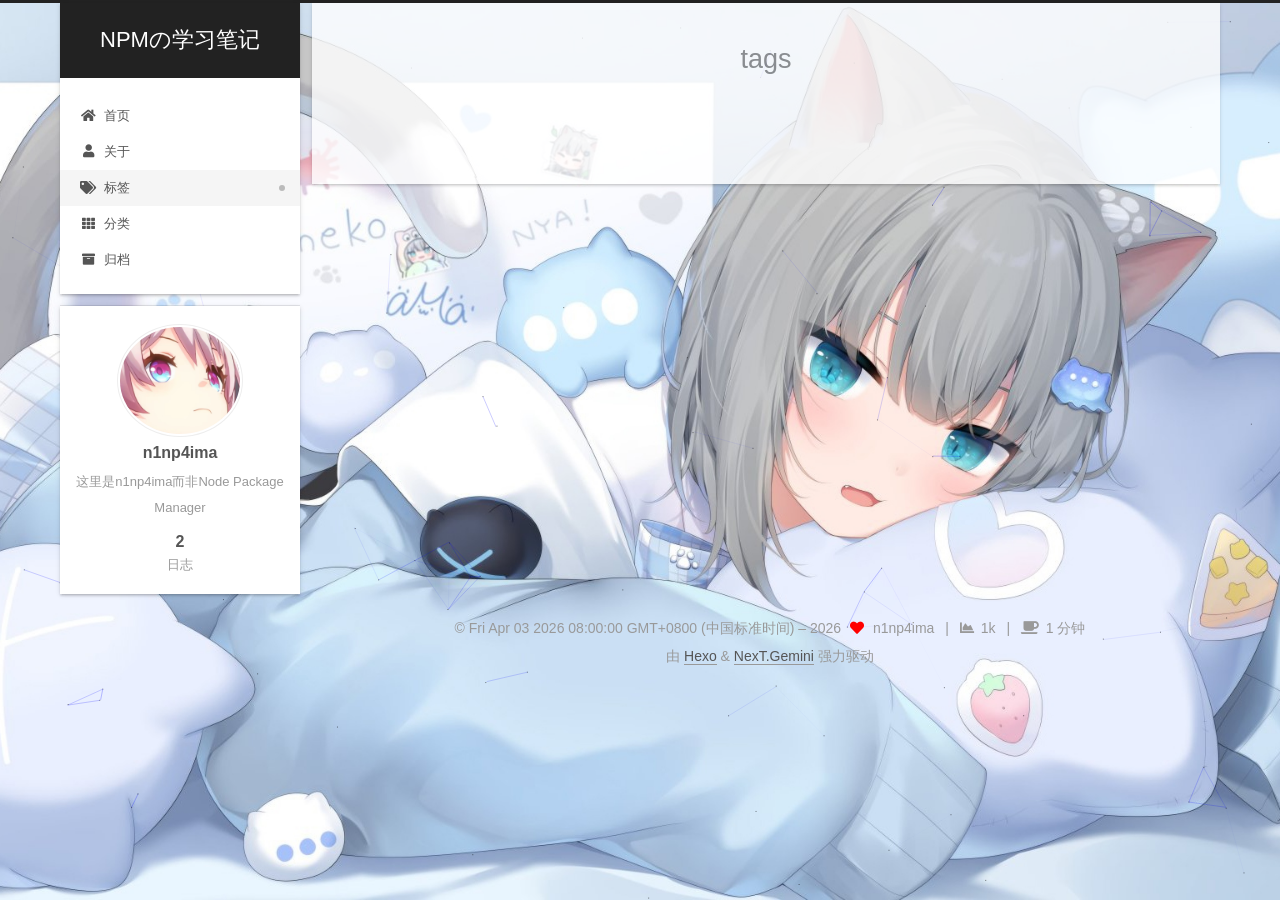
<file: tags/index.html>
<!DOCTYPE html>
<html lang="zh-CN">
<head>
  <meta charset="UTF-8">
<meta name="viewport" content="width=device-width, initial-scale=1, maximum-scale=2">
<meta name="theme-color" content="#222">
<meta name="generator" content="Hexo 8.1.1">
  <link rel="apple-touch-icon" sizes="180x180" href="/images/apple-touch-icon-next.png">
  <link rel="icon" type="image/png" sizes="32x32" href="/images/32.png">
  <link rel="icon" type="image/png" sizes="16x16" href="/images/favicon-16x16-next.png">
  <link rel="mask-icon" href="/images/logo.svg" color="#222">

<link rel="stylesheet" href="/css/main.css">


<link rel="stylesheet" href="/lib/font-awesome/css/all.min.css">

<script id="hexo-configurations">
    var NexT = window.NexT || {};
    var CONFIG = {"hostname":"example.com","root":"/","scheme":"Gemini","version":"7.8.0","exturl":false,"sidebar":{"position":"left","display":"post","padding":18,"offset":12,"onmobile":false},"copycode":{"enable":false,"show_result":false,"style":null},"back2top":{"enable":true,"sidebar":false,"scrollpercent":false},"bookmark":{"enable":false,"color":"#222","save":"auto"},"fancybox":false,"mediumzoom":false,"lazyload":false,"pangu":false,"comments":{"style":"tabs","active":null,"storage":true,"lazyload":false,"nav":null},"algolia":{"hits":{"per_page":10},"labels":{"input_placeholder":"Search for Posts","hits_empty":"We didn't find any results for the search: ${query}","hits_stats":"${hits} results found in ${time} ms"}},"localsearch":{"enable":false,"trigger":"auto","top_n_per_article":1,"unescape":false,"preload":false},"motion":{"enable":true,"async":false,"transition":{"post_block":"fadeIn","post_header":"slideDownIn","post_body":"slideDownIn","coll_header":"slideLeftIn","sidebar":"slideUpIn"}}};
  </script>

  <meta name="description" content="这里是n1np4ima而非Node Package Manager">
<meta property="og:type" content="website">
<meta property="og:title" content="tags">
<meta property="og:url" content="http://example.com/tags/index.html">
<meta property="og:site_name" content="NPMの学习笔记">
<meta property="og:description" content="这里是n1np4ima而非Node Package Manager">
<meta property="og:locale" content="zh_CN">
<meta property="article:published_time" content="2026-04-03T08:44:18.000Z">
<meta property="article:modified_time" content="2026-04-03T08:44:18.451Z">
<meta property="article:author" content="n1np4ima">
<meta name="twitter:card" content="summary">

<link rel="canonical" href="http://example.com/tags/">


<script id="page-configurations">
  // https://hexo.io/docs/variables.html
  CONFIG.page = {
    sidebar: "",
    isHome : false,
    isPost : false,
    lang   : 'zh-CN'
  };
</script>

  <title>tags | NPMの学习笔记
</title>
  






  <noscript>
  <style>
  .use-motion .brand,
  .use-motion .menu-item,
  .sidebar-inner,
  .use-motion .post-block,
  .use-motion .pagination,
  .use-motion .comments,
  .use-motion .post-header,
  .use-motion .post-body,
  .use-motion .collection-header { opacity: initial; }

  .use-motion .site-title,
  .use-motion .site-subtitle {
    opacity: initial;
    top: initial;
  }

  .use-motion .logo-line-before i { left: initial; }
  .use-motion .logo-line-after i { right: initial; }
  </style>
</noscript>

</head>

<body itemscope itemtype="http://schema.org/WebPage">
  <div class="container use-motion">
    <div class="headband"></div>

    <header class="header" itemscope itemtype="http://schema.org/WPHeader">
      <div class="header-inner"><div class="site-brand-container">
  <div class="site-nav-toggle">
    <div class="toggle" aria-label="切换导航栏">
      <span class="toggle-line toggle-line-first"></span>
      <span class="toggle-line toggle-line-middle"></span>
      <span class="toggle-line toggle-line-last"></span>
    </div>
  </div>

  <div class="site-meta">

    <a href="/" class="brand" rel="start">
      <span class="logo-line-before"><i></i></span>
      <h1 class="site-title">NPMの学习笔记</h1>
      <span class="logo-line-after"><i></i></span>
    </a>
  </div>

  <div class="site-nav-right">
    <div class="toggle popup-trigger">
    </div>
  </div>
</div>




<nav class="site-nav">
  <ul id="menu" class="main-menu menu">
        <li class="menu-item menu-item-home">

    <a href="/" rel="section"><i class="fa fa-home fa-fw"></i>首页</a>

  </li>
        <li class="menu-item menu-item-about">

    <a href="/about/" rel="section"><i class="fa fa-user fa-fw"></i>关于</a>

  </li>
        <li class="menu-item menu-item-tags">

    <a href="/tags/" rel="section"><i class="fa fa-tags fa-fw"></i>标签</a>

  </li>
        <li class="menu-item menu-item-categories">

    <a href="/categories/" rel="section"><i class="fa fa-th fa-fw"></i>分类</a>

  </li>
        <li class="menu-item menu-item-archives">

    <a href="/archives/" rel="section"><i class="fa fa-archive fa-fw"></i>归档</a>

  </li>
  </ul>
</nav>




</div>
    </header>

    
  <div class="back-to-top">
    <i class="fa fa-arrow-up"></i>
    <span>0%</span>
  </div>


    <main class="main">
      <div class="main-inner">
        <div class="content-wrap">
          
  
  

          <div class="content page posts-expand">
            

    
    
    
    <div class="post-block" lang="zh-CN">
      <header class="post-header">

<h1 class="post-title" itemprop="name headline">tags
</h1>

<div class="post-meta">
  

</div>

</header>

      
      
      
      <div class="post-body">
          
      </div>
      
      
      
    </div>
    

    
    
    


          </div>
          

<script>
  window.addEventListener('tabs:register', () => {
    let { activeClass } = CONFIG.comments;
    if (CONFIG.comments.storage) {
      activeClass = localStorage.getItem('comments_active') || activeClass;
    }
    if (activeClass) {
      let activeTab = document.querySelector(`a[href="#comment-${activeClass}"]`);
      if (activeTab) {
        activeTab.click();
      }
    }
  });
  if (CONFIG.comments.storage) {
    window.addEventListener('tabs:click', event => {
      if (!event.target.matches('.tabs-comment .tab-content .tab-pane')) return;
      let commentClass = event.target.classList[1];
      localStorage.setItem('comments_active', commentClass);
    });
  }
</script>

        </div>
          
  
  <div class="toggle sidebar-toggle">
    <span class="toggle-line toggle-line-first"></span>
    <span class="toggle-line toggle-line-middle"></span>
    <span class="toggle-line toggle-line-last"></span>
  </div>

  <aside class="sidebar">
    <div class="sidebar-inner">

      <ul class="sidebar-nav motion-element">
        <li class="sidebar-nav-toc">
          文章目录
        </li>
        <li class="sidebar-nav-overview">
          站点概览
        </li>
      </ul>

      <!--noindex-->
      <div class="post-toc-wrap sidebar-panel">
      </div>
      <!--/noindex-->

      <div class="site-overview-wrap sidebar-panel">
        <div class="site-author motion-element" itemprop="author" itemscope itemtype="http://schema.org/Person">
    <img class="site-author-image" itemprop="image" alt="n1np4ima"
      src="/images/avatar.jpg">
  <p class="site-author-name" itemprop="name">n1np4ima</p>
  <div class="site-description" itemprop="description">这里是n1np4ima而非Node Package Manager</div>
</div>
<div class="site-state-wrap motion-element">
  <nav class="site-state">
      <div class="site-state-item site-state-posts">
          <a href="/archives/">
        
          <span class="site-state-item-count">2</span>
          <span class="site-state-item-name">日志</span>
        </a>
      </div>
  </nav>
</div>



      </div>

    </div>
  </aside>
  <div id="sidebar-dimmer"></div>


      </div>
    </main>

    <footer class="footer">
      <div class="footer-inner">
        

        

<div class="copyright">
  
  &copy; Fri Apr 03 2026 08:00:00 GMT+0800 (中国标准时间) – 
  <span itemprop="copyrightYear">2026</span>
  <span class="with-love">
    <i class="fa fa-heart"></i>
  </span>
  <span class="author" itemprop="copyrightHolder">n1np4ima</span>
    <span class="post-meta-divider">|</span>
    <span class="post-meta-item-icon">
      <i class="fa fa-chart-area"></i>
    </span>
    <span title="站点总字数">1k</span>
    <span class="post-meta-divider">|</span>
    <span class="post-meta-item-icon">
      <i class="fa fa-coffee"></i>
    </span>
    <span title="站点阅读时长">1 分钟</span>
</div>
  <div class="powered-by">由 <a href="https://hexo.io/" class="theme-link" rel="noopener" target="_blank">Hexo</a> & <a href="https://theme-next.org/" class="theme-link" rel="noopener" target="_blank">NexT.Gemini</a> 强力驱动
  </div>

        








      </div>
    </footer>
  </div>

  
  
  <script color='0,0,255' opacity='0.5' zIndex='-1' count='99' src="/lib/canvas-nest/canvas-nest.min.js"></script>
  <script src="/lib/anime.min.js"></script>
  <script src="/lib/velocity/velocity.min.js"></script>
  <script src="/lib/velocity/velocity.ui.min.js"></script>

<script src="/js/utils.js"></script>

<script src="/js/motion.js"></script>


<script src="/js/schemes/pisces.js"></script>


<script src="/js/next-boot.js"></script>




  















  

  

</body>
</html>
</file>
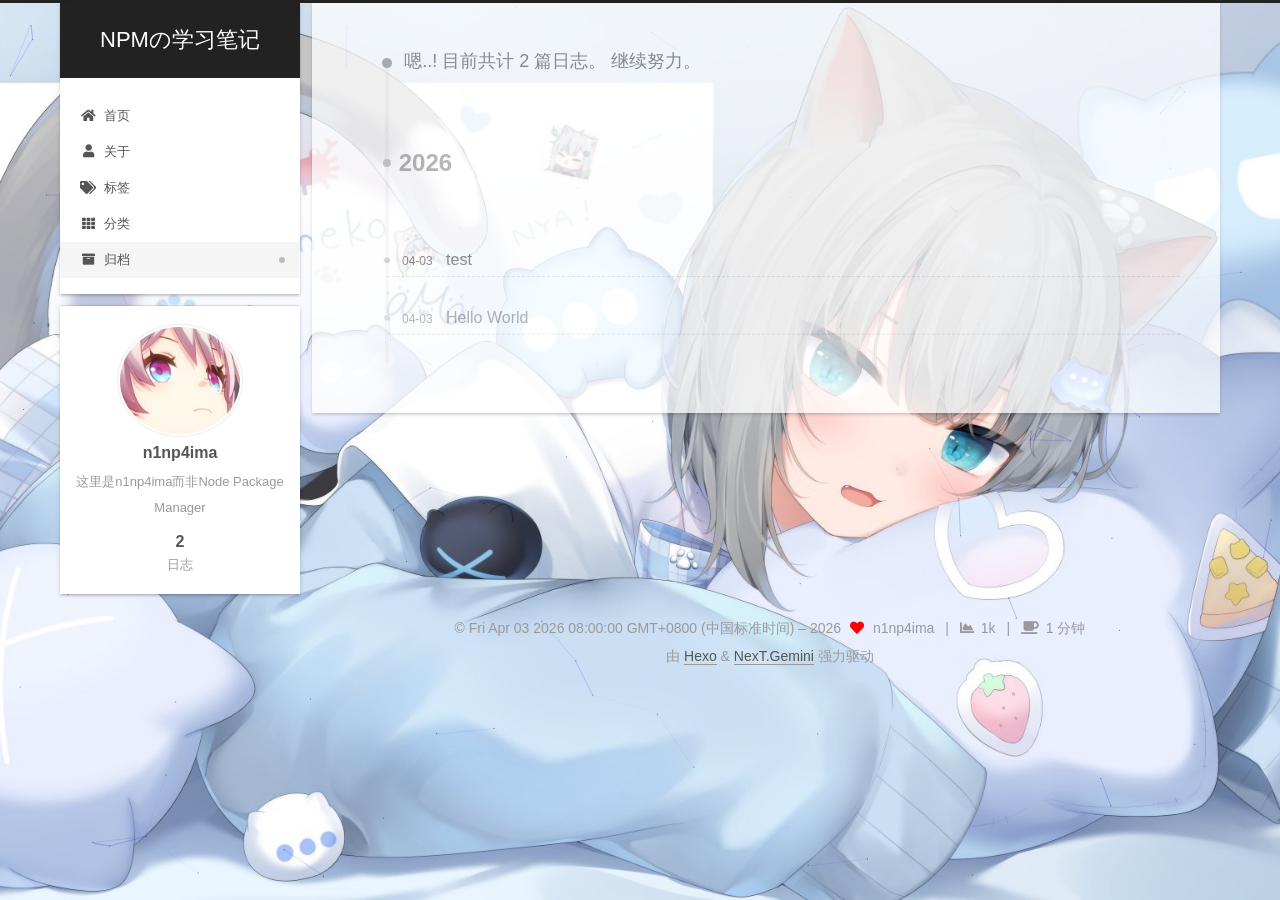
<file: archives/2026/index.html>
<!DOCTYPE html>
<html lang="zh-CN">
<head>
  <meta charset="UTF-8">
<meta name="viewport" content="width=device-width, initial-scale=1, maximum-scale=2">
<meta name="theme-color" content="#222">
<meta name="generator" content="Hexo 8.1.1">
  <link rel="apple-touch-icon" sizes="180x180" href="/images/apple-touch-icon-next.png">
  <link rel="icon" type="image/png" sizes="32x32" href="/images/32.png">
  <link rel="icon" type="image/png" sizes="16x16" href="/images/favicon-16x16-next.png">
  <link rel="mask-icon" href="/images/logo.svg" color="#222">

<link rel="stylesheet" href="/css/main.css">


<link rel="stylesheet" href="/lib/font-awesome/css/all.min.css">

<script id="hexo-configurations">
    var NexT = window.NexT || {};
    var CONFIG = {"hostname":"example.com","root":"/","scheme":"Gemini","version":"7.8.0","exturl":false,"sidebar":{"position":"left","display":"post","padding":18,"offset":12,"onmobile":false},"copycode":{"enable":false,"show_result":false,"style":null},"back2top":{"enable":true,"sidebar":false,"scrollpercent":false},"bookmark":{"enable":false,"color":"#222","save":"auto"},"fancybox":false,"mediumzoom":false,"lazyload":false,"pangu":false,"comments":{"style":"tabs","active":null,"storage":true,"lazyload":false,"nav":null},"algolia":{"hits":{"per_page":10},"labels":{"input_placeholder":"Search for Posts","hits_empty":"We didn't find any results for the search: ${query}","hits_stats":"${hits} results found in ${time} ms"}},"localsearch":{"enable":false,"trigger":"auto","top_n_per_article":1,"unescape":false,"preload":false},"motion":{"enable":true,"async":false,"transition":{"post_block":"fadeIn","post_header":"slideDownIn","post_body":"slideDownIn","coll_header":"slideLeftIn","sidebar":"slideUpIn"}}};
  </script>

  <meta name="description" content="这里是n1np4ima而非Node Package Manager">
<meta property="og:type" content="website">
<meta property="og:title" content="NPMの学习笔记">
<meta property="og:url" content="http://example.com/archives/2026/index.html">
<meta property="og:site_name" content="NPMの学习笔记">
<meta property="og:description" content="这里是n1np4ima而非Node Package Manager">
<meta property="og:locale" content="zh_CN">
<meta property="article:author" content="n1np4ima">
<meta name="twitter:card" content="summary">

<link rel="canonical" href="http://example.com/archives/2026/">


<script id="page-configurations">
  // https://hexo.io/docs/variables.html
  CONFIG.page = {
    sidebar: "",
    isHome : false,
    isPost : false,
    lang   : 'zh-CN'
  };
</script>

  <title>归档 | NPMの学习笔记</title>
  






  <noscript>
  <style>
  .use-motion .brand,
  .use-motion .menu-item,
  .sidebar-inner,
  .use-motion .post-block,
  .use-motion .pagination,
  .use-motion .comments,
  .use-motion .post-header,
  .use-motion .post-body,
  .use-motion .collection-header { opacity: initial; }

  .use-motion .site-title,
  .use-motion .site-subtitle {
    opacity: initial;
    top: initial;
  }

  .use-motion .logo-line-before i { left: initial; }
  .use-motion .logo-line-after i { right: initial; }
  </style>
</noscript>

</head>

<body itemscope itemtype="http://schema.org/WebPage">
  <div class="container use-motion">
    <div class="headband"></div>

    <header class="header" itemscope itemtype="http://schema.org/WPHeader">
      <div class="header-inner"><div class="site-brand-container">
  <div class="site-nav-toggle">
    <div class="toggle" aria-label="切换导航栏">
      <span class="toggle-line toggle-line-first"></span>
      <span class="toggle-line toggle-line-middle"></span>
      <span class="toggle-line toggle-line-last"></span>
    </div>
  </div>

  <div class="site-meta">

    <a href="/" class="brand" rel="start">
      <span class="logo-line-before"><i></i></span>
      <h1 class="site-title">NPMの学习笔记</h1>
      <span class="logo-line-after"><i></i></span>
    </a>
  </div>

  <div class="site-nav-right">
    <div class="toggle popup-trigger">
    </div>
  </div>
</div>




<nav class="site-nav">
  <ul id="menu" class="main-menu menu">
        <li class="menu-item menu-item-home">

    <a href="/" rel="section"><i class="fa fa-home fa-fw"></i>首页</a>

  </li>
        <li class="menu-item menu-item-about">

    <a href="/about/" rel="section"><i class="fa fa-user fa-fw"></i>关于</a>

  </li>
        <li class="menu-item menu-item-tags">

    <a href="/tags/" rel="section"><i class="fa fa-tags fa-fw"></i>标签</a>

  </li>
        <li class="menu-item menu-item-categories">

    <a href="/categories/" rel="section"><i class="fa fa-th fa-fw"></i>分类</a>

  </li>
        <li class="menu-item menu-item-archives">

    <a href="/archives/" rel="section"><i class="fa fa-archive fa-fw"></i>归档</a>

  </li>
  </ul>
</nav>




</div>
    </header>

    
  <div class="back-to-top">
    <i class="fa fa-arrow-up"></i>
    <span>0%</span>
  </div>


    <main class="main">
      <div class="main-inner">
        <div class="content-wrap">
          

          <div class="content archive">
            

  
  
  
  <div class="post-block">
    <div class="posts-collapse">
      <div class="collection-title">
        <span class="collection-header">嗯..! 目前共计 2 篇日志。 继续努力。</span>
      </div>

      
    <div class="collection-year">
      <span class="collection-header">2026</span>
    </div>

  <article itemscope itemtype="http://schema.org/Article">
    <header class="post-header">

      <div class="post-meta">
        <time itemprop="dateCreated"
              datetime="2026-04-03T17:56:02+08:00"
              content="2026-04-03">
          04-03
        </time>
      </div>

      <div class="post-title">
          <a class="post-title-link" href="/2026/04/03/test/" itemprop="url">
            <span itemprop="name">test</span>
          </a>
      </div>

    </header>
  </article>

  <article itemscope itemtype="http://schema.org/Article">
    <header class="post-header">

      <div class="post-meta">
        <time itemprop="dateCreated"
              datetime="2026-04-03T15:56:25+08:00"
              content="2026-04-03">
          04-03
        </time>
      </div>

      <div class="post-title">
          <a class="post-title-link" href="/2026/04/03/hello-world/" itemprop="url">
            <span itemprop="name">Hello World</span>
          </a>
      </div>

    </header>
  </article>


    </div>
  </div>
  
  
  

  



          </div>
          

<script>
  window.addEventListener('tabs:register', () => {
    let { activeClass } = CONFIG.comments;
    if (CONFIG.comments.storage) {
      activeClass = localStorage.getItem('comments_active') || activeClass;
    }
    if (activeClass) {
      let activeTab = document.querySelector(`a[href="#comment-${activeClass}"]`);
      if (activeTab) {
        activeTab.click();
      }
    }
  });
  if (CONFIG.comments.storage) {
    window.addEventListener('tabs:click', event => {
      if (!event.target.matches('.tabs-comment .tab-content .tab-pane')) return;
      let commentClass = event.target.classList[1];
      localStorage.setItem('comments_active', commentClass);
    });
  }
</script>

        </div>
          
  
  <div class="toggle sidebar-toggle">
    <span class="toggle-line toggle-line-first"></span>
    <span class="toggle-line toggle-line-middle"></span>
    <span class="toggle-line toggle-line-last"></span>
  </div>

  <aside class="sidebar">
    <div class="sidebar-inner">

      <ul class="sidebar-nav motion-element">
        <li class="sidebar-nav-toc">
          文章目录
        </li>
        <li class="sidebar-nav-overview">
          站点概览
        </li>
      </ul>

      <!--noindex-->
      <div class="post-toc-wrap sidebar-panel">
      </div>
      <!--/noindex-->

      <div class="site-overview-wrap sidebar-panel">
        <div class="site-author motion-element" itemprop="author" itemscope itemtype="http://schema.org/Person">
    <img class="site-author-image" itemprop="image" alt="n1np4ima"
      src="/images/avatar.jpg">
  <p class="site-author-name" itemprop="name">n1np4ima</p>
  <div class="site-description" itemprop="description">这里是n1np4ima而非Node Package Manager</div>
</div>
<div class="site-state-wrap motion-element">
  <nav class="site-state">
      <div class="site-state-item site-state-posts">
          <a href="/archives/">
        
          <span class="site-state-item-count">2</span>
          <span class="site-state-item-name">日志</span>
        </a>
      </div>
  </nav>
</div>



      </div>

    </div>
  </aside>
  <div id="sidebar-dimmer"></div>


      </div>
    </main>

    <footer class="footer">
      <div class="footer-inner">
        

        

<div class="copyright">
  
  &copy; Fri Apr 03 2026 08:00:00 GMT+0800 (中国标准时间) – 
  <span itemprop="copyrightYear">2026</span>
  <span class="with-love">
    <i class="fa fa-heart"></i>
  </span>
  <span class="author" itemprop="copyrightHolder">n1np4ima</span>
    <span class="post-meta-divider">|</span>
    <span class="post-meta-item-icon">
      <i class="fa fa-chart-area"></i>
    </span>
    <span title="站点总字数">1k</span>
    <span class="post-meta-divider">|</span>
    <span class="post-meta-item-icon">
      <i class="fa fa-coffee"></i>
    </span>
    <span title="站点阅读时长">1 分钟</span>
</div>
  <div class="powered-by">由 <a href="https://hexo.io/" class="theme-link" rel="noopener" target="_blank">Hexo</a> & <a href="https://theme-next.org/" class="theme-link" rel="noopener" target="_blank">NexT.Gemini</a> 强力驱动
  </div>

        








      </div>
    </footer>
  </div>

  
  
  <script color='0,0,255' opacity='0.5' zIndex='-1' count='99' src="/lib/canvas-nest/canvas-nest.min.js"></script>
  <script src="/lib/anime.min.js"></script>
  <script src="/lib/velocity/velocity.min.js"></script>
  <script src="/lib/velocity/velocity.ui.min.js"></script>

<script src="/js/utils.js"></script>

<script src="/js/motion.js"></script>


<script src="/js/schemes/pisces.js"></script>


<script src="/js/next-boot.js"></script>




  















  

  

</body>
</html>
</file>
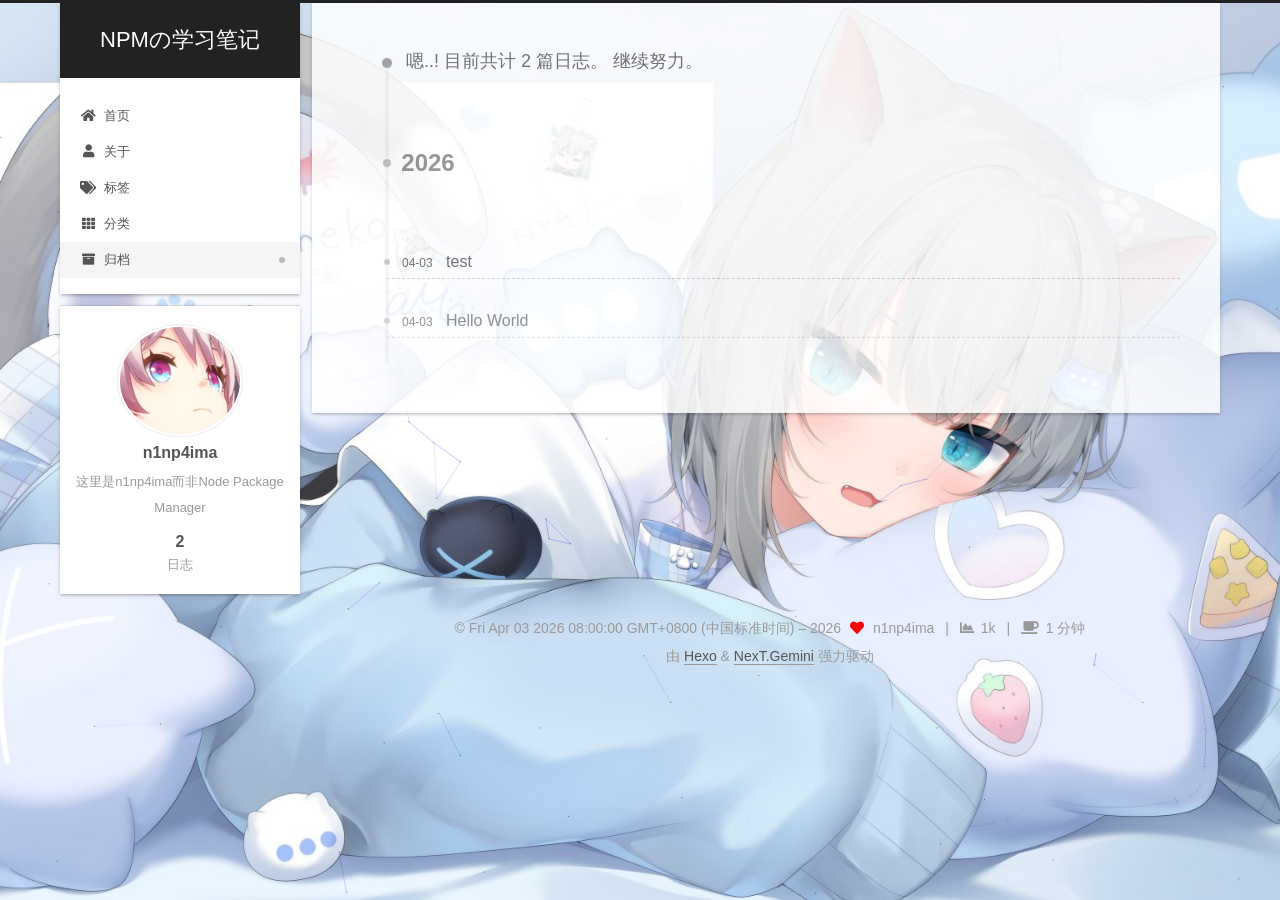
<file: archives/2026/04/index.html>
<!DOCTYPE html>
<html lang="zh-CN">
<head>
  <meta charset="UTF-8">
<meta name="viewport" content="width=device-width, initial-scale=1, maximum-scale=2">
<meta name="theme-color" content="#222">
<meta name="generator" content="Hexo 8.1.1">
  <link rel="apple-touch-icon" sizes="180x180" href="/images/apple-touch-icon-next.png">
  <link rel="icon" type="image/png" sizes="32x32" href="/images/32.png">
  <link rel="icon" type="image/png" sizes="16x16" href="/images/favicon-16x16-next.png">
  <link rel="mask-icon" href="/images/logo.svg" color="#222">

<link rel="stylesheet" href="/css/main.css">


<link rel="stylesheet" href="/lib/font-awesome/css/all.min.css">

<script id="hexo-configurations">
    var NexT = window.NexT || {};
    var CONFIG = {"hostname":"example.com","root":"/","scheme":"Gemini","version":"7.8.0","exturl":false,"sidebar":{"position":"left","display":"post","padding":18,"offset":12,"onmobile":false},"copycode":{"enable":false,"show_result":false,"style":null},"back2top":{"enable":true,"sidebar":false,"scrollpercent":false},"bookmark":{"enable":false,"color":"#222","save":"auto"},"fancybox":false,"mediumzoom":false,"lazyload":false,"pangu":false,"comments":{"style":"tabs","active":null,"storage":true,"lazyload":false,"nav":null},"algolia":{"hits":{"per_page":10},"labels":{"input_placeholder":"Search for Posts","hits_empty":"We didn't find any results for the search: ${query}","hits_stats":"${hits} results found in ${time} ms"}},"localsearch":{"enable":false,"trigger":"auto","top_n_per_article":1,"unescape":false,"preload":false},"motion":{"enable":true,"async":false,"transition":{"post_block":"fadeIn","post_header":"slideDownIn","post_body":"slideDownIn","coll_header":"slideLeftIn","sidebar":"slideUpIn"}}};
  </script>

  <meta name="description" content="这里是n1np4ima而非Node Package Manager">
<meta property="og:type" content="website">
<meta property="og:title" content="NPMの学习笔记">
<meta property="og:url" content="http://example.com/archives/2026/04/index.html">
<meta property="og:site_name" content="NPMの学习笔记">
<meta property="og:description" content="这里是n1np4ima而非Node Package Manager">
<meta property="og:locale" content="zh_CN">
<meta property="article:author" content="n1np4ima">
<meta name="twitter:card" content="summary">

<link rel="canonical" href="http://example.com/archives/2026/04/">


<script id="page-configurations">
  // https://hexo.io/docs/variables.html
  CONFIG.page = {
    sidebar: "",
    isHome : false,
    isPost : false,
    lang   : 'zh-CN'
  };
</script>

  <title>归档 | NPMの学习笔记</title>
  






  <noscript>
  <style>
  .use-motion .brand,
  .use-motion .menu-item,
  .sidebar-inner,
  .use-motion .post-block,
  .use-motion .pagination,
  .use-motion .comments,
  .use-motion .post-header,
  .use-motion .post-body,
  .use-motion .collection-header { opacity: initial; }

  .use-motion .site-title,
  .use-motion .site-subtitle {
    opacity: initial;
    top: initial;
  }

  .use-motion .logo-line-before i { left: initial; }
  .use-motion .logo-line-after i { right: initial; }
  </style>
</noscript>

</head>

<body itemscope itemtype="http://schema.org/WebPage">
  <div class="container use-motion">
    <div class="headband"></div>

    <header class="header" itemscope itemtype="http://schema.org/WPHeader">
      <div class="header-inner"><div class="site-brand-container">
  <div class="site-nav-toggle">
    <div class="toggle" aria-label="切换导航栏">
      <span class="toggle-line toggle-line-first"></span>
      <span class="toggle-line toggle-line-middle"></span>
      <span class="toggle-line toggle-line-last"></span>
    </div>
  </div>

  <div class="site-meta">

    <a href="/" class="brand" rel="start">
      <span class="logo-line-before"><i></i></span>
      <h1 class="site-title">NPMの学习笔记</h1>
      <span class="logo-line-after"><i></i></span>
    </a>
  </div>

  <div class="site-nav-right">
    <div class="toggle popup-trigger">
    </div>
  </div>
</div>




<nav class="site-nav">
  <ul id="menu" class="main-menu menu">
        <li class="menu-item menu-item-home">

    <a href="/" rel="section"><i class="fa fa-home fa-fw"></i>首页</a>

  </li>
        <li class="menu-item menu-item-about">

    <a href="/about/" rel="section"><i class="fa fa-user fa-fw"></i>关于</a>

  </li>
        <li class="menu-item menu-item-tags">

    <a href="/tags/" rel="section"><i class="fa fa-tags fa-fw"></i>标签</a>

  </li>
        <li class="menu-item menu-item-categories">

    <a href="/categories/" rel="section"><i class="fa fa-th fa-fw"></i>分类</a>

  </li>
        <li class="menu-item menu-item-archives">

    <a href="/archives/" rel="section"><i class="fa fa-archive fa-fw"></i>归档</a>

  </li>
  </ul>
</nav>




</div>
    </header>

    
  <div class="back-to-top">
    <i class="fa fa-arrow-up"></i>
    <span>0%</span>
  </div>


    <main class="main">
      <div class="main-inner">
        <div class="content-wrap">
          

          <div class="content archive">
            

  
  
  
  <div class="post-block">
    <div class="posts-collapse">
      <div class="collection-title">
        <span class="collection-header">嗯..! 目前共计 2 篇日志。 继续努力。</span>
      </div>

      
    <div class="collection-year">
      <span class="collection-header">2026</span>
    </div>

  <article itemscope itemtype="http://schema.org/Article">
    <header class="post-header">

      <div class="post-meta">
        <time itemprop="dateCreated"
              datetime="2026-04-03T17:56:02+08:00"
              content="2026-04-03">
          04-03
        </time>
      </div>

      <div class="post-title">
          <a class="post-title-link" href="/2026/04/03/test/" itemprop="url">
            <span itemprop="name">test</span>
          </a>
      </div>

    </header>
  </article>

  <article itemscope itemtype="http://schema.org/Article">
    <header class="post-header">

      <div class="post-meta">
        <time itemprop="dateCreated"
              datetime="2026-04-03T15:56:25+08:00"
              content="2026-04-03">
          04-03
        </time>
      </div>

      <div class="post-title">
          <a class="post-title-link" href="/2026/04/03/hello-world/" itemprop="url">
            <span itemprop="name">Hello World</span>
          </a>
      </div>

    </header>
  </article>


    </div>
  </div>
  
  
  

  



          </div>
          

<script>
  window.addEventListener('tabs:register', () => {
    let { activeClass } = CONFIG.comments;
    if (CONFIG.comments.storage) {
      activeClass = localStorage.getItem('comments_active') || activeClass;
    }
    if (activeClass) {
      let activeTab = document.querySelector(`a[href="#comment-${activeClass}"]`);
      if (activeTab) {
        activeTab.click();
      }
    }
  });
  if (CONFIG.comments.storage) {
    window.addEventListener('tabs:click', event => {
      if (!event.target.matches('.tabs-comment .tab-content .tab-pane')) return;
      let commentClass = event.target.classList[1];
      localStorage.setItem('comments_active', commentClass);
    });
  }
</script>

        </div>
          
  
  <div class="toggle sidebar-toggle">
    <span class="toggle-line toggle-line-first"></span>
    <span class="toggle-line toggle-line-middle"></span>
    <span class="toggle-line toggle-line-last"></span>
  </div>

  <aside class="sidebar">
    <div class="sidebar-inner">

      <ul class="sidebar-nav motion-element">
        <li class="sidebar-nav-toc">
          文章目录
        </li>
        <li class="sidebar-nav-overview">
          站点概览
        </li>
      </ul>

      <!--noindex-->
      <div class="post-toc-wrap sidebar-panel">
      </div>
      <!--/noindex-->

      <div class="site-overview-wrap sidebar-panel">
        <div class="site-author motion-element" itemprop="author" itemscope itemtype="http://schema.org/Person">
    <img class="site-author-image" itemprop="image" alt="n1np4ima"
      src="/images/avatar.jpg">
  <p class="site-author-name" itemprop="name">n1np4ima</p>
  <div class="site-description" itemprop="description">这里是n1np4ima而非Node Package Manager</div>
</div>
<div class="site-state-wrap motion-element">
  <nav class="site-state">
      <div class="site-state-item site-state-posts">
          <a href="/archives/">
        
          <span class="site-state-item-count">2</span>
          <span class="site-state-item-name">日志</span>
        </a>
      </div>
  </nav>
</div>



      </div>

    </div>
  </aside>
  <div id="sidebar-dimmer"></div>


      </div>
    </main>

    <footer class="footer">
      <div class="footer-inner">
        

        

<div class="copyright">
  
  &copy; Fri Apr 03 2026 08:00:00 GMT+0800 (中国标准时间) – 
  <span itemprop="copyrightYear">2026</span>
  <span class="with-love">
    <i class="fa fa-heart"></i>
  </span>
  <span class="author" itemprop="copyrightHolder">n1np4ima</span>
    <span class="post-meta-divider">|</span>
    <span class="post-meta-item-icon">
      <i class="fa fa-chart-area"></i>
    </span>
    <span title="站点总字数">1k</span>
    <span class="post-meta-divider">|</span>
    <span class="post-meta-item-icon">
      <i class="fa fa-coffee"></i>
    </span>
    <span title="站点阅读时长">1 分钟</span>
</div>
  <div class="powered-by">由 <a href="https://hexo.io/" class="theme-link" rel="noopener" target="_blank">Hexo</a> & <a href="https://theme-next.org/" class="theme-link" rel="noopener" target="_blank">NexT.Gemini</a> 强力驱动
  </div>

        








      </div>
    </footer>
  </div>

  
  
  <script color='0,0,255' opacity='0.5' zIndex='-1' count='99' src="/lib/canvas-nest/canvas-nest.min.js"></script>
  <script src="/lib/anime.min.js"></script>
  <script src="/lib/velocity/velocity.min.js"></script>
  <script src="/lib/velocity/velocity.ui.min.js"></script>

<script src="/js/utils.js"></script>

<script src="/js/motion.js"></script>


<script src="/js/schemes/pisces.js"></script>


<script src="/js/next-boot.js"></script>




  















  

  

</body>
</html>
</file>
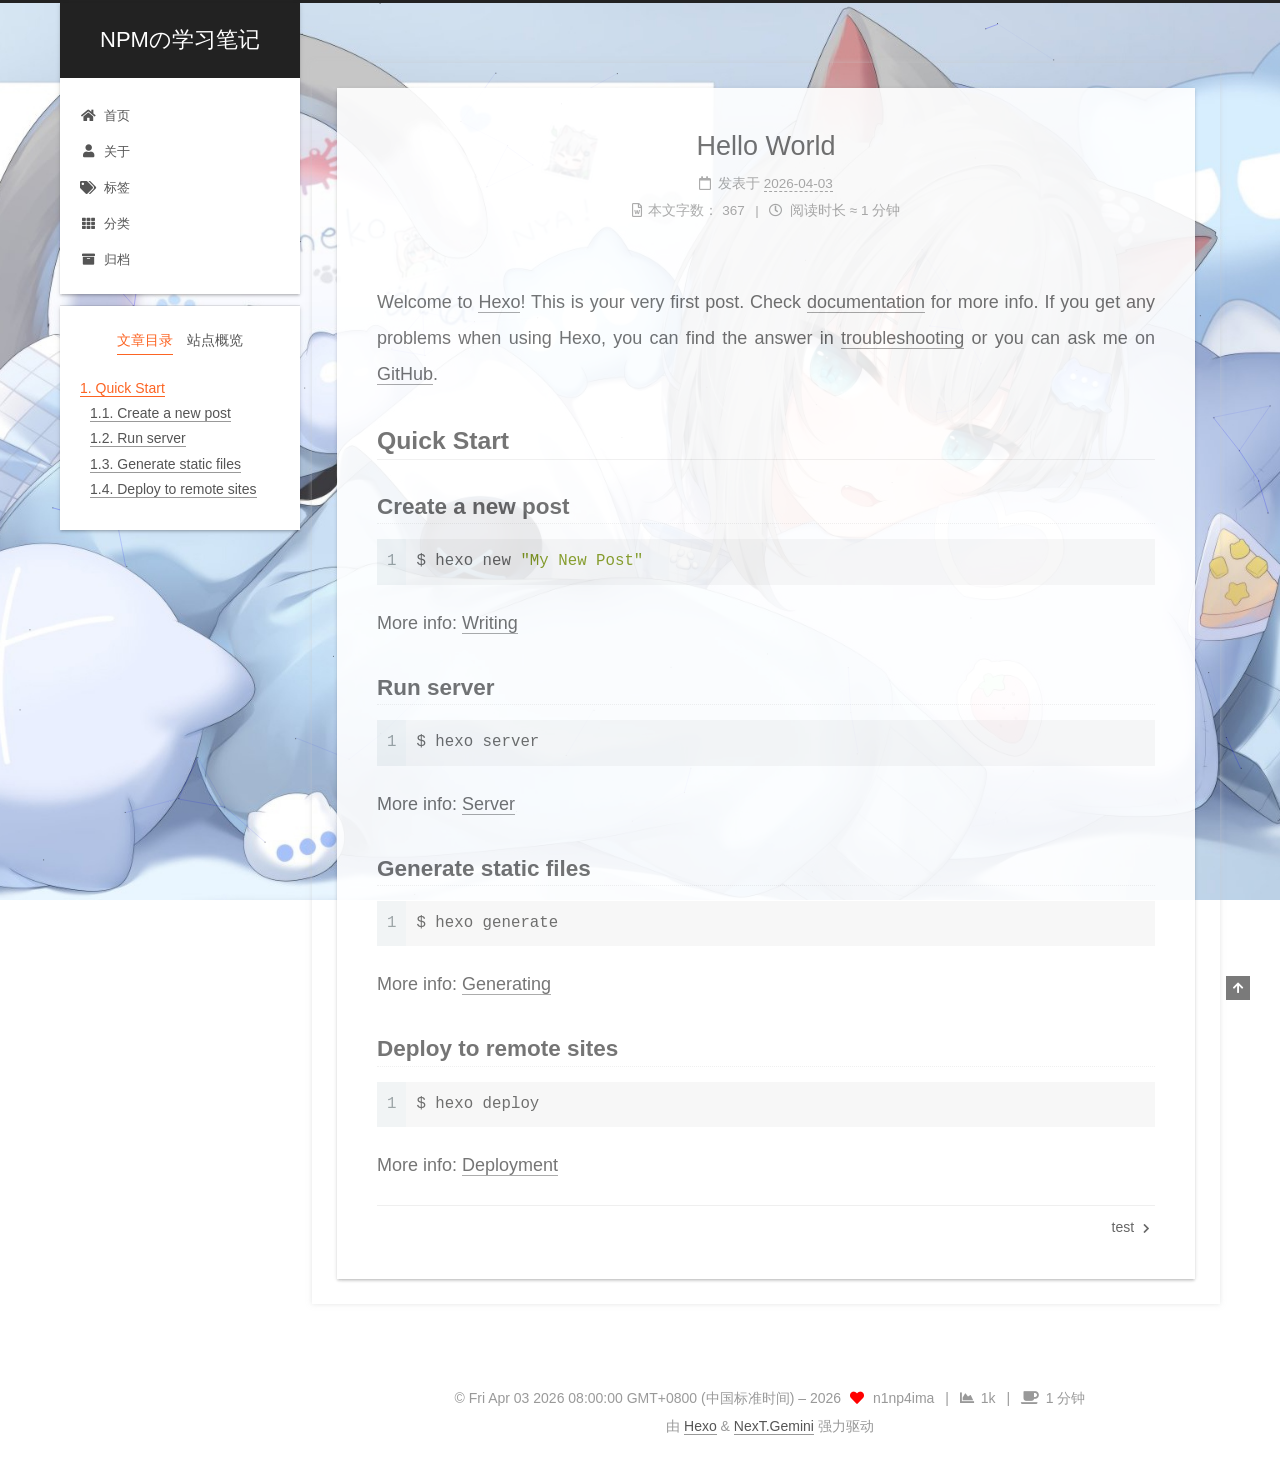
<file: 2026/04/03/hello-world/index.html>
<!DOCTYPE html>
<html lang="zh-CN">
<head>
  <meta charset="UTF-8">
<meta name="viewport" content="width=device-width, initial-scale=1, maximum-scale=2">
<meta name="theme-color" content="#222">
<meta name="generator" content="Hexo 8.1.1">
  <link rel="apple-touch-icon" sizes="180x180" href="/images/apple-touch-icon-next.png">
  <link rel="icon" type="image/png" sizes="32x32" href="/images/32.png">
  <link rel="icon" type="image/png" sizes="16x16" href="/images/favicon-16x16-next.png">
  <link rel="mask-icon" href="/images/logo.svg" color="#222">

<link rel="stylesheet" href="/css/main.css">


<link rel="stylesheet" href="/lib/font-awesome/css/all.min.css">

<script id="hexo-configurations">
    var NexT = window.NexT || {};
    var CONFIG = {"hostname":"example.com","root":"/","scheme":"Gemini","version":"7.8.0","exturl":false,"sidebar":{"position":"left","display":"post","padding":18,"offset":12,"onmobile":false},"copycode":{"enable":false,"show_result":false,"style":null},"back2top":{"enable":true,"sidebar":false,"scrollpercent":false},"bookmark":{"enable":false,"color":"#222","save":"auto"},"fancybox":false,"mediumzoom":false,"lazyload":false,"pangu":false,"comments":{"style":"tabs","active":null,"storage":true,"lazyload":false,"nav":null},"algolia":{"hits":{"per_page":10},"labels":{"input_placeholder":"Search for Posts","hits_empty":"We didn't find any results for the search: ${query}","hits_stats":"${hits} results found in ${time} ms"}},"localsearch":{"enable":false,"trigger":"auto","top_n_per_article":1,"unescape":false,"preload":false},"motion":{"enable":true,"async":false,"transition":{"post_block":"fadeIn","post_header":"slideDownIn","post_body":"slideDownIn","coll_header":"slideLeftIn","sidebar":"slideUpIn"}}};
  </script>

  <meta name="description" content="Welcome to Hexo! This is your very first post. Check documentation for more info. If you get any problems when using Hexo, you can find the answer in troubleshooting or you can ask me on GitHub.">
<meta property="og:type" content="article">
<meta property="og:title" content="Hello World">
<meta property="og:url" content="http://example.com/2026/04/03/hello-world/index.html">
<meta property="og:site_name" content="NPMの学习笔记">
<meta property="og:description" content="Welcome to Hexo! This is your very first post. Check documentation for more info. If you get any problems when using Hexo, you can find the answer in troubleshooting or you can ask me on GitHub.">
<meta property="og:locale" content="zh_CN">
<meta property="article:published_time" content="2026-04-03T07:56:25.301Z">
<meta property="article:modified_time" content="2026-04-03T09:57:48.113Z">
<meta property="article:author" content="n1np4ima">
<meta name="twitter:card" content="summary">

<link rel="canonical" href="http://example.com/2026/04/03/hello-world/">


<script id="page-configurations">
  // https://hexo.io/docs/variables.html
  CONFIG.page = {
    sidebar: "",
    isHome : false,
    isPost : true,
    lang   : 'zh-CN'
  };
</script>

  <title>Hello World | NPMの学习笔记</title>
  






  <noscript>
  <style>
  .use-motion .brand,
  .use-motion .menu-item,
  .sidebar-inner,
  .use-motion .post-block,
  .use-motion .pagination,
  .use-motion .comments,
  .use-motion .post-header,
  .use-motion .post-body,
  .use-motion .collection-header { opacity: initial; }

  .use-motion .site-title,
  .use-motion .site-subtitle {
    opacity: initial;
    top: initial;
  }

  .use-motion .logo-line-before i { left: initial; }
  .use-motion .logo-line-after i { right: initial; }
  </style>
</noscript>

</head>

<body itemscope itemtype="http://schema.org/WebPage">
  <div class="container use-motion">
    <div class="headband"></div>

    <header class="header" itemscope itemtype="http://schema.org/WPHeader">
      <div class="header-inner"><div class="site-brand-container">
  <div class="site-nav-toggle">
    <div class="toggle" aria-label="切换导航栏">
      <span class="toggle-line toggle-line-first"></span>
      <span class="toggle-line toggle-line-middle"></span>
      <span class="toggle-line toggle-line-last"></span>
    </div>
  </div>

  <div class="site-meta">

    <a href="/" class="brand" rel="start">
      <span class="logo-line-before"><i></i></span>
      <h1 class="site-title">NPMの学习笔记</h1>
      <span class="logo-line-after"><i></i></span>
    </a>
  </div>

  <div class="site-nav-right">
    <div class="toggle popup-trigger">
    </div>
  </div>
</div>




<nav class="site-nav">
  <ul id="menu" class="main-menu menu">
        <li class="menu-item menu-item-home">

    <a href="/" rel="section"><i class="fa fa-home fa-fw"></i>首页</a>

  </li>
        <li class="menu-item menu-item-about">

    <a href="/about/" rel="section"><i class="fa fa-user fa-fw"></i>关于</a>

  </li>
        <li class="menu-item menu-item-tags">

    <a href="/tags/" rel="section"><i class="fa fa-tags fa-fw"></i>标签</a>

  </li>
        <li class="menu-item menu-item-categories">

    <a href="/categories/" rel="section"><i class="fa fa-th fa-fw"></i>分类</a>

  </li>
        <li class="menu-item menu-item-archives">

    <a href="/archives/" rel="section"><i class="fa fa-archive fa-fw"></i>归档</a>

  </li>
  </ul>
</nav>




</div>
    </header>

    
  <div class="back-to-top">
    <i class="fa fa-arrow-up"></i>
    <span>0%</span>
  </div>


    <main class="main">
      <div class="main-inner">
        <div class="content-wrap">
          

          <div class="content post posts-expand">
            

    
  
  
  <article itemscope itemtype="http://schema.org/Article" class="post-block" lang="zh-CN">
    <link itemprop="mainEntityOfPage" href="http://example.com/2026/04/03/hello-world/">

    <span hidden itemprop="author" itemscope itemtype="http://schema.org/Person">
      <meta itemprop="image" content="/images/avatar.jpg">
      <meta itemprop="name" content="n1np4ima">
      <meta itemprop="description" content="这里是n1np4ima而非Node Package Manager">
    </span>

    <span hidden itemprop="publisher" itemscope itemtype="http://schema.org/Organization">
      <meta itemprop="name" content="NPMの学习笔记">
    </span>
      <header class="post-header">
        <h1 class="post-title" itemprop="name headline">
          Hello World
        </h1>

        <div class="post-meta">
            <span class="post-meta-item">
              <span class="post-meta-item-icon">
                <i class="far fa-calendar"></i>
              </span>
              <span class="post-meta-item-text">发表于</span>
              

              <time title="创建时间：2026-04-03 15:56:25 / 修改时间：17:57:48" itemprop="dateCreated datePublished" datetime="2026-04-03T15:56:25+08:00">2026-04-03</time>
            </span>

          <br>
            <span class="post-meta-item" title="本文字数">
              <span class="post-meta-item-icon">
                <i class="far fa-file-word"></i>
              </span>
                <span class="post-meta-item-text">本文字数：</span>
              <span>367</span>
            </span>
            <span class="post-meta-item" title="阅读时长">
              <span class="post-meta-item-icon">
                <i class="far fa-clock"></i>
              </span>
                <span class="post-meta-item-text">阅读时长 &asymp;</span>
              <span>1 分钟</span>
            </span>

        </div>
      </header>

    
    
    
    <div class="post-body" itemprop="articleBody">

      
        <p>Welcome to <a target="_blank" rel="noopener" href="https://hexo.io/">Hexo</a>! This is your very first post. Check <a target="_blank" rel="noopener" href="https://hexo.io/docs/">documentation</a> for more info. If you get any problems when using Hexo, you can find the answer in <a target="_blank" rel="noopener" href="https://hexo.io/docs/troubleshooting.html">troubleshooting</a> or you can ask me on <a target="_blank" rel="noopener" href="https://github.com/hexojs/hexo/issues">GitHub</a>.</p>
<span id="more"></span>
<h2 id="Quick-Start"><a href="#Quick-Start" class="headerlink" title="Quick Start"></a>Quick Start</h2><h3 id="Create-a-new-post"><a href="#Create-a-new-post" class="headerlink" title="Create a new post"></a>Create a new post</h3><figure class="highlight bash"><table><tr><td class="gutter"><pre><span class="line">1</span><br></pre></td><td class="code"><pre><span class="line">$ hexo new <span class="string">&quot;My New Post&quot;</span></span><br></pre></td></tr></table></figure>

<p>More info: <a target="_blank" rel="noopener" href="https://hexo.io/docs/writing.html">Writing</a></p>
<h3 id="Run-server"><a href="#Run-server" class="headerlink" title="Run server"></a>Run server</h3><figure class="highlight bash"><table><tr><td class="gutter"><pre><span class="line">1</span><br></pre></td><td class="code"><pre><span class="line">$ hexo server</span><br></pre></td></tr></table></figure>

<p>More info: <a target="_blank" rel="noopener" href="https://hexo.io/docs/server.html">Server</a></p>
<h3 id="Generate-static-files"><a href="#Generate-static-files" class="headerlink" title="Generate static files"></a>Generate static files</h3><figure class="highlight bash"><table><tr><td class="gutter"><pre><span class="line">1</span><br></pre></td><td class="code"><pre><span class="line">$ hexo generate</span><br></pre></td></tr></table></figure>

<p>More info: <a target="_blank" rel="noopener" href="https://hexo.io/docs/generating.html">Generating</a></p>
<h3 id="Deploy-to-remote-sites"><a href="#Deploy-to-remote-sites" class="headerlink" title="Deploy to remote sites"></a>Deploy to remote sites</h3><figure class="highlight bash"><table><tr><td class="gutter"><pre><span class="line">1</span><br></pre></td><td class="code"><pre><span class="line">$ hexo deploy</span><br></pre></td></tr></table></figure>

<p>More info: <a target="_blank" rel="noopener" href="https://hexo.io/docs/one-command-deployment.html">Deployment</a></p>

    </div>

    
    
    

      <footer class="post-footer">

        


        
    <div class="post-nav">
      <div class="post-nav-item"></div>
      <div class="post-nav-item">
    <a href="/2026/04/03/test/" rel="next" title="test">
      test <i class="fa fa-chevron-right"></i>
    </a></div>
    </div>
      </footer>
    
  </article>
  
  
  



          </div>
          

<script>
  window.addEventListener('tabs:register', () => {
    let { activeClass } = CONFIG.comments;
    if (CONFIG.comments.storage) {
      activeClass = localStorage.getItem('comments_active') || activeClass;
    }
    if (activeClass) {
      let activeTab = document.querySelector(`a[href="#comment-${activeClass}"]`);
      if (activeTab) {
        activeTab.click();
      }
    }
  });
  if (CONFIG.comments.storage) {
    window.addEventListener('tabs:click', event => {
      if (!event.target.matches('.tabs-comment .tab-content .tab-pane')) return;
      let commentClass = event.target.classList[1];
      localStorage.setItem('comments_active', commentClass);
    });
  }
</script>

        </div>
          
  
  <div class="toggle sidebar-toggle">
    <span class="toggle-line toggle-line-first"></span>
    <span class="toggle-line toggle-line-middle"></span>
    <span class="toggle-line toggle-line-last"></span>
  </div>

  <aside class="sidebar">
    <div class="sidebar-inner">

      <ul class="sidebar-nav motion-element">
        <li class="sidebar-nav-toc">
          文章目录
        </li>
        <li class="sidebar-nav-overview">
          站点概览
        </li>
      </ul>

      <!--noindex-->
      <div class="post-toc-wrap sidebar-panel">
          <div class="post-toc motion-element"><ol class="nav"><li class="nav-item nav-level-2"><a class="nav-link" href="#Quick-Start"><span class="nav-number">1.</span> <span class="nav-text">Quick Start</span></a><ol class="nav-child"><li class="nav-item nav-level-3"><a class="nav-link" href="#Create-a-new-post"><span class="nav-number">1.1.</span> <span class="nav-text">Create a new post</span></a></li><li class="nav-item nav-level-3"><a class="nav-link" href="#Run-server"><span class="nav-number">1.2.</span> <span class="nav-text">Run server</span></a></li><li class="nav-item nav-level-3"><a class="nav-link" href="#Generate-static-files"><span class="nav-number">1.3.</span> <span class="nav-text">Generate static files</span></a></li><li class="nav-item nav-level-3"><a class="nav-link" href="#Deploy-to-remote-sites"><span class="nav-number">1.4.</span> <span class="nav-text">Deploy to remote sites</span></a></li></ol></li></ol></div>
      </div>
      <!--/noindex-->

      <div class="site-overview-wrap sidebar-panel">
        <div class="site-author motion-element" itemprop="author" itemscope itemtype="http://schema.org/Person">
    <img class="site-author-image" itemprop="image" alt="n1np4ima"
      src="/images/avatar.jpg">
  <p class="site-author-name" itemprop="name">n1np4ima</p>
  <div class="site-description" itemprop="description">这里是n1np4ima而非Node Package Manager</div>
</div>
<div class="site-state-wrap motion-element">
  <nav class="site-state">
      <div class="site-state-item site-state-posts">
          <a href="/archives/">
        
          <span class="site-state-item-count">2</span>
          <span class="site-state-item-name">日志</span>
        </a>
      </div>
  </nav>
</div>



      </div>

    </div>
  </aside>
  <div id="sidebar-dimmer"></div>


      </div>
    </main>

    <footer class="footer">
      <div class="footer-inner">
        

        

<div class="copyright">
  
  &copy; Fri Apr 03 2026 08:00:00 GMT+0800 (中国标准时间) – 
  <span itemprop="copyrightYear">2026</span>
  <span class="with-love">
    <i class="fa fa-heart"></i>
  </span>
  <span class="author" itemprop="copyrightHolder">n1np4ima</span>
    <span class="post-meta-divider">|</span>
    <span class="post-meta-item-icon">
      <i class="fa fa-chart-area"></i>
    </span>
    <span title="站点总字数">1k</span>
    <span class="post-meta-divider">|</span>
    <span class="post-meta-item-icon">
      <i class="fa fa-coffee"></i>
    </span>
    <span title="站点阅读时长">1 分钟</span>
</div>
  <div class="powered-by">由 <a href="https://hexo.io/" class="theme-link" rel="noopener" target="_blank">Hexo</a> & <a href="https://theme-next.org/" class="theme-link" rel="noopener" target="_blank">NexT.Gemini</a> 强力驱动
  </div>

        








      </div>
    </footer>
  </div>

  
  
  <script color='0,0,255' opacity='0.5' zIndex='-1' count='99' src="/lib/canvas-nest/canvas-nest.min.js"></script>
  <script src="/lib/anime.min.js"></script>
  <script src="/lib/velocity/velocity.min.js"></script>
  <script src="/lib/velocity/velocity.ui.min.js"></script>

<script src="/js/utils.js"></script>

<script src="/js/motion.js"></script>


<script src="/js/schemes/pisces.js"></script>


<script src="/js/next-boot.js"></script>




  















  

  

</body>
</html>
</file>
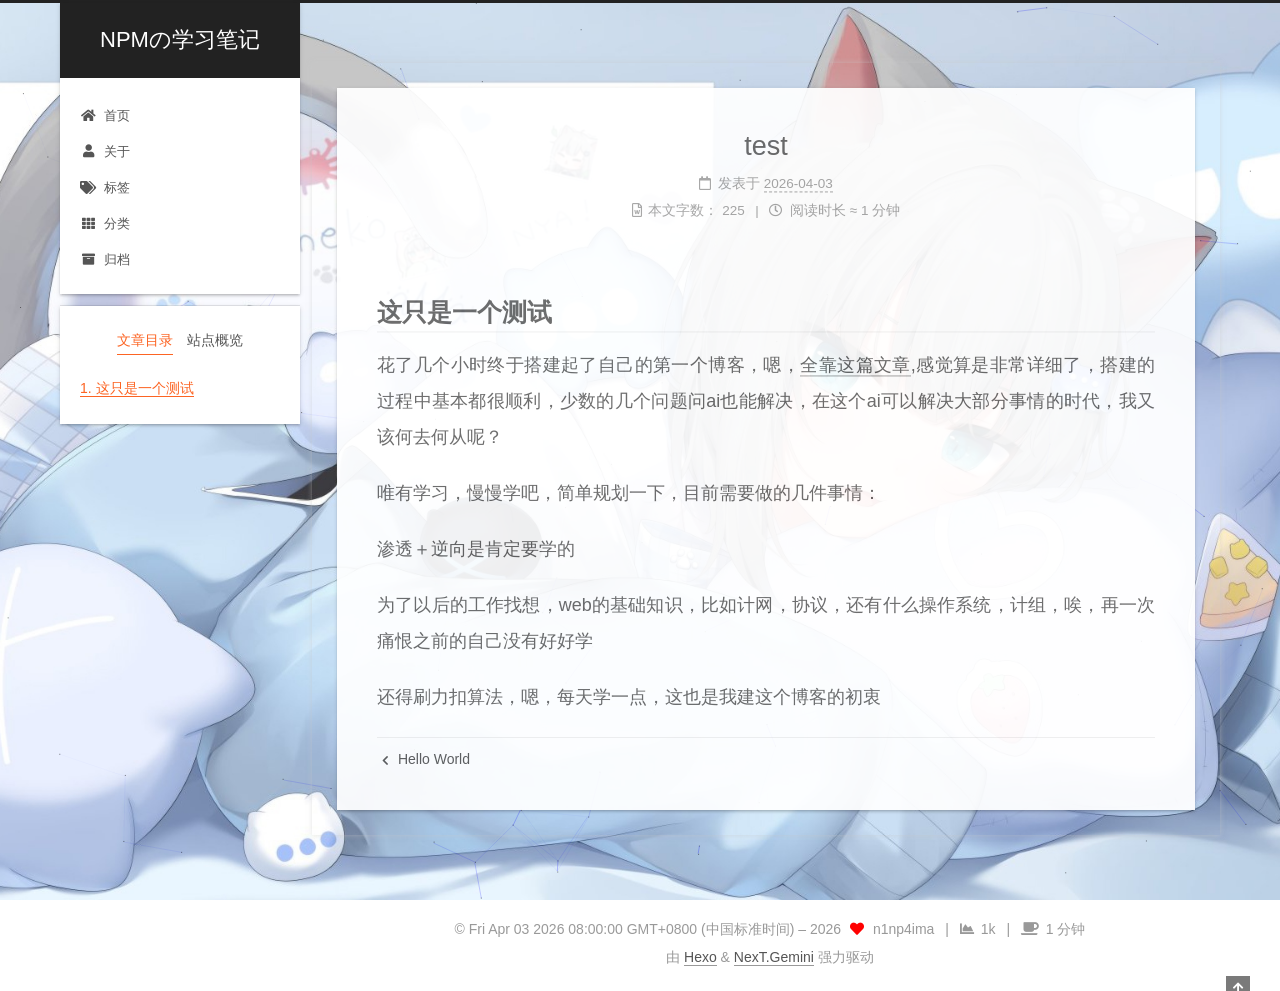
<file: 2026/04/03/test/index.html>
<!DOCTYPE html>
<html lang="zh-CN">
<head>
  <meta charset="UTF-8">
<meta name="viewport" content="width=device-width, initial-scale=1, maximum-scale=2">
<meta name="theme-color" content="#222">
<meta name="generator" content="Hexo 8.1.1">
  <link rel="apple-touch-icon" sizes="180x180" href="/images/apple-touch-icon-next.png">
  <link rel="icon" type="image/png" sizes="32x32" href="/images/32.png">
  <link rel="icon" type="image/png" sizes="16x16" href="/images/favicon-16x16-next.png">
  <link rel="mask-icon" href="/images/logo.svg" color="#222">

<link rel="stylesheet" href="/css/main.css">


<link rel="stylesheet" href="/lib/font-awesome/css/all.min.css">

<script id="hexo-configurations">
    var NexT = window.NexT || {};
    var CONFIG = {"hostname":"example.com","root":"/","scheme":"Gemini","version":"7.8.0","exturl":false,"sidebar":{"position":"left","display":"post","padding":18,"offset":12,"onmobile":false},"copycode":{"enable":false,"show_result":false,"style":null},"back2top":{"enable":true,"sidebar":false,"scrollpercent":false},"bookmark":{"enable":false,"color":"#222","save":"auto"},"fancybox":false,"mediumzoom":false,"lazyload":false,"pangu":false,"comments":{"style":"tabs","active":null,"storage":true,"lazyload":false,"nav":null},"algolia":{"hits":{"per_page":10},"labels":{"input_placeholder":"Search for Posts","hits_empty":"We didn't find any results for the search: ${query}","hits_stats":"${hits} results found in ${time} ms"}},"localsearch":{"enable":false,"trigger":"auto","top_n_per_article":1,"unescape":false,"preload":false},"motion":{"enable":true,"async":false,"transition":{"post_block":"fadeIn","post_header":"slideDownIn","post_body":"slideDownIn","coll_header":"slideLeftIn","sidebar":"slideUpIn"}}};
  </script>

  <meta name="description" content="这只是一个测试花了几个小时终于搭建起了自己的第一个博客，嗯，全靠这篇文章,感觉算是非常详细了，搭建的过程中基本都很顺利，少数的几个问题问ai也能解决，在这个ai可以解决大部分事情的时代，我又该何去何从呢？ 唯有学习，慢慢学吧，简单规划一下，目前需要做的几件事情： 渗透＋逆向是肯定要学的 为了以后的工作找想，web的基础知识，比如计网，协议，还有什么操作系统，计组，唉，再一次痛恨之前的自己没有好好学">
<meta property="og:type" content="article">
<meta property="og:title" content="test">
<meta property="og:url" content="http://example.com/2026/04/03/test/index.html">
<meta property="og:site_name" content="NPMの学习笔记">
<meta property="og:description" content="这只是一个测试花了几个小时终于搭建起了自己的第一个博客，嗯，全靠这篇文章,感觉算是非常详细了，搭建的过程中基本都很顺利，少数的几个问题问ai也能解决，在这个ai可以解决大部分事情的时代，我又该何去何从呢？ 唯有学习，慢慢学吧，简单规划一下，目前需要做的几件事情： 渗透＋逆向是肯定要学的 为了以后的工作找想，web的基础知识，比如计网，协议，还有什么操作系统，计组，唉，再一次痛恨之前的自己没有好好学">
<meta property="og:locale" content="zh_CN">
<meta property="article:published_time" content="2026-04-03T09:56:02.000Z">
<meta property="article:modified_time" content="2026-04-03T10:06:40.471Z">
<meta property="article:author" content="n1np4ima">
<meta name="twitter:card" content="summary">

<link rel="canonical" href="http://example.com/2026/04/03/test/">


<script id="page-configurations">
  // https://hexo.io/docs/variables.html
  CONFIG.page = {
    sidebar: "",
    isHome : false,
    isPost : true,
    lang   : 'zh-CN'
  };
</script>

  <title>test | NPMの学习笔记</title>
  






  <noscript>
  <style>
  .use-motion .brand,
  .use-motion .menu-item,
  .sidebar-inner,
  .use-motion .post-block,
  .use-motion .pagination,
  .use-motion .comments,
  .use-motion .post-header,
  .use-motion .post-body,
  .use-motion .collection-header { opacity: initial; }

  .use-motion .site-title,
  .use-motion .site-subtitle {
    opacity: initial;
    top: initial;
  }

  .use-motion .logo-line-before i { left: initial; }
  .use-motion .logo-line-after i { right: initial; }
  </style>
</noscript>

</head>

<body itemscope itemtype="http://schema.org/WebPage">
  <div class="container use-motion">
    <div class="headband"></div>

    <header class="header" itemscope itemtype="http://schema.org/WPHeader">
      <div class="header-inner"><div class="site-brand-container">
  <div class="site-nav-toggle">
    <div class="toggle" aria-label="切换导航栏">
      <span class="toggle-line toggle-line-first"></span>
      <span class="toggle-line toggle-line-middle"></span>
      <span class="toggle-line toggle-line-last"></span>
    </div>
  </div>

  <div class="site-meta">

    <a href="/" class="brand" rel="start">
      <span class="logo-line-before"><i></i></span>
      <h1 class="site-title">NPMの学习笔记</h1>
      <span class="logo-line-after"><i></i></span>
    </a>
  </div>

  <div class="site-nav-right">
    <div class="toggle popup-trigger">
    </div>
  </div>
</div>




<nav class="site-nav">
  <ul id="menu" class="main-menu menu">
        <li class="menu-item menu-item-home">

    <a href="/" rel="section"><i class="fa fa-home fa-fw"></i>首页</a>

  </li>
        <li class="menu-item menu-item-about">

    <a href="/about/" rel="section"><i class="fa fa-user fa-fw"></i>关于</a>

  </li>
        <li class="menu-item menu-item-tags">

    <a href="/tags/" rel="section"><i class="fa fa-tags fa-fw"></i>标签</a>

  </li>
        <li class="menu-item menu-item-categories">

    <a href="/categories/" rel="section"><i class="fa fa-th fa-fw"></i>分类</a>

  </li>
        <li class="menu-item menu-item-archives">

    <a href="/archives/" rel="section"><i class="fa fa-archive fa-fw"></i>归档</a>

  </li>
  </ul>
</nav>




</div>
    </header>

    
  <div class="back-to-top">
    <i class="fa fa-arrow-up"></i>
    <span>0%</span>
  </div>


    <main class="main">
      <div class="main-inner">
        <div class="content-wrap">
          

          <div class="content post posts-expand">
            

    
  
  
  <article itemscope itemtype="http://schema.org/Article" class="post-block" lang="zh-CN">
    <link itemprop="mainEntityOfPage" href="http://example.com/2026/04/03/test/">

    <span hidden itemprop="author" itemscope itemtype="http://schema.org/Person">
      <meta itemprop="image" content="/images/avatar.jpg">
      <meta itemprop="name" content="n1np4ima">
      <meta itemprop="description" content="这里是n1np4ima而非Node Package Manager">
    </span>

    <span hidden itemprop="publisher" itemscope itemtype="http://schema.org/Organization">
      <meta itemprop="name" content="NPMの学习笔记">
    </span>
      <header class="post-header">
        <h1 class="post-title" itemprop="name headline">
          test
        </h1>

        <div class="post-meta">
            <span class="post-meta-item">
              <span class="post-meta-item-icon">
                <i class="far fa-calendar"></i>
              </span>
              <span class="post-meta-item-text">发表于</span>
              

              <time title="创建时间：2026-04-03 17:56:02 / 修改时间：18:06:40" itemprop="dateCreated datePublished" datetime="2026-04-03T17:56:02+08:00">2026-04-03</time>
            </span>

          <br>
            <span class="post-meta-item" title="本文字数">
              <span class="post-meta-item-icon">
                <i class="far fa-file-word"></i>
              </span>
                <span class="post-meta-item-text">本文字数：</span>
              <span>225</span>
            </span>
            <span class="post-meta-item" title="阅读时长">
              <span class="post-meta-item-icon">
                <i class="far fa-clock"></i>
              </span>
                <span class="post-meta-item-text">阅读时长 &asymp;</span>
              <span>1 分钟</span>
            </span>

        </div>
      </header>

    
    
    
    <div class="post-body" itemprop="articleBody">

      
        <h2 id="这只是一个测试"><a href="#这只是一个测试" class="headerlink" title="这只是一个测试"></a>这只是一个测试</h2><p>花了几个小时终于搭建起了自己的第一个博客，嗯，<a target="_blank" rel="noopener" href="https://zhuanlan.zhihu.com/p/102592286">全靠这篇文章</a>,感觉算是非常详细了，搭建的过程中基本都很顺利，少数的几个问题问ai也能解决，在这个ai可以解决大部分事情的时代，我又该何去何从呢？</p>
<p>唯有学习，慢慢学吧，简单规划一下，目前需要做的几件事情：</p>
<p>渗透＋逆向是肯定要学的</p>
<p>为了以后的工作找想，web的基础知识，比如计网，协议，还有什么操作系统，计组，唉，再一次痛恨之前的自己没有好好学</p>
<p>还得刷力扣算法，嗯，每天学一点，这也是我建这个博客的初衷</p>

    </div>

    
    
    

      <footer class="post-footer">

        


        
    <div class="post-nav">
      <div class="post-nav-item">
    <a href="/2026/04/03/hello-world/" rel="prev" title="Hello World">
      <i class="fa fa-chevron-left"></i> Hello World
    </a></div>
      <div class="post-nav-item"></div>
    </div>
      </footer>
    
  </article>
  
  
  



          </div>
          

<script>
  window.addEventListener('tabs:register', () => {
    let { activeClass } = CONFIG.comments;
    if (CONFIG.comments.storage) {
      activeClass = localStorage.getItem('comments_active') || activeClass;
    }
    if (activeClass) {
      let activeTab = document.querySelector(`a[href="#comment-${activeClass}"]`);
      if (activeTab) {
        activeTab.click();
      }
    }
  });
  if (CONFIG.comments.storage) {
    window.addEventListener('tabs:click', event => {
      if (!event.target.matches('.tabs-comment .tab-content .tab-pane')) return;
      let commentClass = event.target.classList[1];
      localStorage.setItem('comments_active', commentClass);
    });
  }
</script>

        </div>
          
  
  <div class="toggle sidebar-toggle">
    <span class="toggle-line toggle-line-first"></span>
    <span class="toggle-line toggle-line-middle"></span>
    <span class="toggle-line toggle-line-last"></span>
  </div>

  <aside class="sidebar">
    <div class="sidebar-inner">

      <ul class="sidebar-nav motion-element">
        <li class="sidebar-nav-toc">
          文章目录
        </li>
        <li class="sidebar-nav-overview">
          站点概览
        </li>
      </ul>

      <!--noindex-->
      <div class="post-toc-wrap sidebar-panel">
          <div class="post-toc motion-element"><ol class="nav"><li class="nav-item nav-level-2"><a class="nav-link" href="#%E8%BF%99%E5%8F%AA%E6%98%AF%E4%B8%80%E4%B8%AA%E6%B5%8B%E8%AF%95"><span class="nav-number">1.</span> <span class="nav-text">这只是一个测试</span></a></li></ol></div>
      </div>
      <!--/noindex-->

      <div class="site-overview-wrap sidebar-panel">
        <div class="site-author motion-element" itemprop="author" itemscope itemtype="http://schema.org/Person">
    <img class="site-author-image" itemprop="image" alt="n1np4ima"
      src="/images/avatar.jpg">
  <p class="site-author-name" itemprop="name">n1np4ima</p>
  <div class="site-description" itemprop="description">这里是n1np4ima而非Node Package Manager</div>
</div>
<div class="site-state-wrap motion-element">
  <nav class="site-state">
      <div class="site-state-item site-state-posts">
          <a href="/archives/">
        
          <span class="site-state-item-count">2</span>
          <span class="site-state-item-name">日志</span>
        </a>
      </div>
  </nav>
</div>



      </div>

    </div>
  </aside>
  <div id="sidebar-dimmer"></div>


      </div>
    </main>

    <footer class="footer">
      <div class="footer-inner">
        

        

<div class="copyright">
  
  &copy; Fri Apr 03 2026 08:00:00 GMT+0800 (中国标准时间) – 
  <span itemprop="copyrightYear">2026</span>
  <span class="with-love">
    <i class="fa fa-heart"></i>
  </span>
  <span class="author" itemprop="copyrightHolder">n1np4ima</span>
    <span class="post-meta-divider">|</span>
    <span class="post-meta-item-icon">
      <i class="fa fa-chart-area"></i>
    </span>
    <span title="站点总字数">1k</span>
    <span class="post-meta-divider">|</span>
    <span class="post-meta-item-icon">
      <i class="fa fa-coffee"></i>
    </span>
    <span title="站点阅读时长">1 分钟</span>
</div>
  <div class="powered-by">由 <a href="https://hexo.io/" class="theme-link" rel="noopener" target="_blank">Hexo</a> & <a href="https://theme-next.org/" class="theme-link" rel="noopener" target="_blank">NexT.Gemini</a> 强力驱动
  </div>

        








      </div>
    </footer>
  </div>

  
  
  <script color='0,0,255' opacity='0.5' zIndex='-1' count='99' src="/lib/canvas-nest/canvas-nest.min.js"></script>
  <script src="/lib/anime.min.js"></script>
  <script src="/lib/velocity/velocity.min.js"></script>
  <script src="/lib/velocity/velocity.ui.min.js"></script>

<script src="/js/utils.js"></script>

<script src="/js/motion.js"></script>


<script src="/js/schemes/pisces.js"></script>


<script src="/js/next-boot.js"></script>




  















  

  

</body>
</html>
</file>
<file: css/main.css>
:root {
  --body-bg-color: #eee;
  --content-bg-color: #fff;
  --card-bg-color: #f5f5f5;
  --text-color: #555;
  --blockquote-color: #666;
  --link-color: #555;
  --link-hover-color: #222;
  --brand-color: #fff;
  --brand-hover-color: #fff;
  --table-row-odd-bg-color: #f9f9f9;
  --table-row-hover-bg-color: #f5f5f5;
  --menu-item-bg-color: #f5f5f5;
  --btn-default-bg: #fff;
  --btn-default-color: #555;
  --btn-default-border-color: #555;
  --btn-default-hover-bg: #222;
  --btn-default-hover-color: #fff;
  --btn-default-hover-border-color: #222;
}
html {
  line-height: 1.15; /* 1 */
  -webkit-text-size-adjust: 100%; /* 2 */
}
body {
  margin: 0;
}
main {
  display: block;
}
h1 {
  font-size: 2em;
  margin: 0.67em 0;
}
hr {
  box-sizing: content-box; /* 1 */
  height: 0; /* 1 */
  overflow: visible; /* 2 */
}
pre {
  font-family: monospace, monospace; /* 1 */
  font-size: 1em; /* 2 */
}
a {
  background: transparent;
}
abbr[title] {
  border-bottom: none; /* 1 */
  text-decoration: underline; /* 2 */
  text-decoration: underline dotted; /* 2 */
}
b,
strong {
  font-weight: bolder;
}
code,
kbd,
samp {
  font-family: monospace, monospace; /* 1 */
  font-size: 1em; /* 2 */
}
small {
  font-size: 80%;
}
sub,
sup {
  font-size: 75%;
  line-height: 0;
  position: relative;
  vertical-align: baseline;
}
sub {
  bottom: -0.25em;
}
sup {
  top: -0.5em;
}
img {
  border-style: none;
}
button,
input,
optgroup,
select,
textarea {
  font-family: inherit; /* 1 */
  font-size: 100%; /* 1 */
  line-height: 1.15; /* 1 */
  margin: 0; /* 2 */
}
button,
input {
/* 1 */
  overflow: visible;
}
button,
select {
/* 1 */
  text-transform: none;
}
button,
[type='button'],
[type='reset'],
[type='submit'] {
  -webkit-appearance: button;
}
button::-moz-focus-inner,
[type='button']::-moz-focus-inner,
[type='reset']::-moz-focus-inner,
[type='submit']::-moz-focus-inner {
  border-style: none;
  padding: 0;
}
button:-moz-focusring,
[type='button']:-moz-focusring,
[type='reset']:-moz-focusring,
[type='submit']:-moz-focusring {
  outline: 1px dotted ButtonText;
}
fieldset {
  padding: 0.35em 0.75em 0.625em;
}
legend {
  box-sizing: border-box; /* 1 */
  color: inherit; /* 2 */
  display: table; /* 1 */
  max-width: 100%; /* 1 */
  padding: 0; /* 3 */
  white-space: normal; /* 1 */
}
progress {
  vertical-align: baseline;
}
textarea {
  overflow: auto;
}
[type='checkbox'],
[type='radio'] {
  box-sizing: border-box; /* 1 */
  padding: 0; /* 2 */
}
[type='number']::-webkit-inner-spin-button,
[type='number']::-webkit-outer-spin-button {
  height: auto;
}
[type='search'] {
  outline-offset: -2px; /* 2 */
  -webkit-appearance: textfield; /* 1 */
}
[type='search']::-webkit-search-decoration {
  -webkit-appearance: none;
}
::-webkit-file-upload-button {
  font: inherit; /* 2 */
  -webkit-appearance: button; /* 1 */
}
details {
  display: block;
}
summary {
  display: list-item;
}
template {
  display: none;
}
[hidden] {
  display: none;
}
::selection {
  background: #262a30;
  color: #eee;
}
html,
body {
  height: 100%;
}
body {
  background: var(--body-bg-color);
  color: var(--text-color);
  font-family: 'Lato', "PingFang SC", "Microsoft YaHei", sans-serif;
  font-size: 1em;
  line-height: 2;
}
@media (max-width: 991px) {
  body {
    padding-left: 0 !important;
    padding-right: 0 !important;
  }
}
h1,
h2,
h3,
h4,
h5,
h6 {
  font-family: 'Lato', "PingFang SC", "Microsoft YaHei", sans-serif;
  font-weight: bold;
  line-height: 1.5;
  margin: 20px 0 15px;
}
h1 {
  font-size: 1.5em;
}
h2 {
  font-size: 1.375em;
}
h3 {
  font-size: 1.25em;
}
h4 {
  font-size: 1.125em;
}
h5 {
  font-size: 1em;
}
h6 {
  font-size: 0.875em;
}
p {
  margin: 0 0 20px 0;
}
a,
span.exturl {
  border-bottom: 1px solid #999;
  color: var(--link-color);
  outline: 0;
  text-decoration: none;
  overflow-wrap: break-word;
  word-wrap: break-word;
  cursor: pointer;
}
a:hover,
span.exturl:hover {
  border-bottom-color: var(--link-hover-color);
  color: var(--link-hover-color);
}
iframe,
img,
video {
  display: block;
  margin-left: auto;
  margin-right: auto;
  max-width: 100%;
}
hr {
  background-image: repeating-linear-gradient(-45deg, #ddd, #ddd 4px, transparent 4px, transparent 8px);
  border: 0;
  height: 3px;
  margin: 40px 0;
}
blockquote {
  border-left: 4px solid #ddd;
  color: var(--blockquote-color);
  margin: 0;
  padding: 0 15px;
}
blockquote cite::before {
  content: '-';
  padding: 0 5px;
}
dt {
  font-weight: bold;
}
dd {
  margin: 0;
  padding: 0;
}
kbd {
  background-color: #f5f5f5;
  background-image: linear-gradient(#eee, #fff, #eee);
  border: 1px solid #ccc;
  border-radius: 0.2em;
  box-shadow: 0.1em 0.1em 0.2em rgba(0,0,0,0.1);
  color: #555;
  font-family: inherit;
  padding: 0.1em 0.3em;
  white-space: nowrap;
}
.table-container {
  overflow: auto;
}
table {
  border-collapse: collapse;
  border-spacing: 0;
  font-size: 0.875em;
  margin: 0 0 20px 0;
  width: 100%;
}
tbody tr:nth-of-type(odd) {
  background: var(--table-row-odd-bg-color);
}
tbody tr:hover {
  background: var(--table-row-hover-bg-color);
}
caption,
th,
td {
  font-weight: normal;
  padding: 8px;
  vertical-align: middle;
}
th,
td {
  border: 1px solid #ddd;
  border-bottom: 3px solid #ddd;
}
th {
  font-weight: 700;
  padding-bottom: 10px;
}
td {
  border-bottom-width: 1px;
}
.btn {
  background: var(--btn-default-bg);
  border: 2px solid var(--btn-default-border-color);
  border-radius: 2px;
  color: var(--btn-default-color);
  display: inline-block;
  font-size: 0.875em;
  line-height: 2;
  padding: 0 20px;
  text-decoration: none;
  transition-property: background-color;
  transition-delay: 0s;
  transition-duration: 0.2s;
  transition-timing-function: ease-in-out;
}
.btn:hover {
  background: var(--btn-default-hover-bg);
  border-color: var(--btn-default-hover-border-color);
  color: var(--btn-default-hover-color);
}
.btn + .btn {
  margin: 0 0 8px 8px;
}
.btn .fa-fw {
  text-align: left;
  width: 1.285714285714286em;
}
.toggle {
  line-height: 0;
}
.toggle .toggle-line {
  background: #fff;
  display: inline-block;
  height: 2px;
  left: 0;
  position: relative;
  top: 0;
  transition: all 0.4s;
  vertical-align: top;
  width: 100%;
}
.toggle .toggle-line:not(:first-child) {
  margin-top: 3px;
}
.toggle.toggle-arrow .toggle-line-first {
  left: 50%;
  top: 2px;
  transform: rotate(45deg);
  width: 50%;
}
.toggle.toggle-arrow .toggle-line-middle {
  left: 2px;
  width: 90%;
}
.toggle.toggle-arrow .toggle-line-last {
  left: 50%;
  top: -2px;
  transform: rotate(-45deg);
  width: 50%;
}
.toggle.toggle-close .toggle-line-first {
  transform: rotate(-45deg);
  top: 5px;
}
.toggle.toggle-close .toggle-line-middle {
  opacity: 0;
}
.toggle.toggle-close .toggle-line-last {
  transform: rotate(45deg);
  top: -5px;
}
.highlight,
pre {
  background: #f7f7f7;
  color: #4d4d4c;
  line-height: 1.6;
  margin: 0 auto 20px;
}
pre,
code {
  font-family: consolas, Menlo, monospace, "PingFang SC", "Microsoft YaHei";
}
code {
  background: #eee;
  border-radius: 3px;
  color: #555;
  padding: 2px 4px;
  overflow-wrap: break-word;
  word-wrap: break-word;
}
.highlight *::selection {
  background: #d6d6d6;
}
.highlight pre {
  border: 0;
  margin: 0;
  padding: 10px 0;
}
.highlight table {
  border: 0;
  margin: 0;
  width: auto;
}
.highlight td {
  border: 0;
  padding: 0;
}
.highlight figcaption {
  background: #eff2f3;
  color: #4d4d4c;
  display: flex;
  font-size: 0.875em;
  justify-content: space-between;
  line-height: 1.2;
  padding: 0.5em;
}
.highlight figcaption a {
  color: #4d4d4c;
}
.highlight figcaption a:hover {
  border-bottom-color: #4d4d4c;
}
.highlight .gutter {
  -moz-user-select: none;
  -ms-user-select: none;
  -webkit-user-select: none;
  user-select: none;
}
.highlight .gutter pre {
  background: #eff2f3;
  color: #869194;
  padding-left: 10px;
  padding-right: 10px;
  text-align: right;
}
.highlight .code pre {
  background: #f7f7f7;
  padding-left: 10px;
  width: 100%;
}
.gist table {
  width: auto;
}
.gist table td {
  border: 0;
}
pre {
  overflow: auto;
  padding: 10px;
}
pre code {
  background: none;
  color: #4d4d4c;
  font-size: 0.875em;
  padding: 0;
  text-shadow: none;
}
pre .deletion {
  background: #fdd;
}
pre .addition {
  background: #dfd;
}
pre .meta {
  color: #eab700;
  -moz-user-select: none;
  -ms-user-select: none;
  -webkit-user-select: none;
  user-select: none;
}
pre .comment {
  color: #8e908c;
}
pre .variable,
pre .attribute,
pre .tag,
pre .name,
pre .regexp,
pre .ruby .constant,
pre .xml .tag .title,
pre .xml .pi,
pre .xml .doctype,
pre .html .doctype,
pre .css .id,
pre .css .class,
pre .css .pseudo {
  color: #c82829;
}
pre .number,
pre .preprocessor,
pre .built_in,
pre .builtin-name,
pre .literal,
pre .params,
pre .constant,
pre .command {
  color: #f5871f;
}
pre .ruby .class .title,
pre .css .rules .attribute,
pre .string,
pre .symbol,
pre .value,
pre .inheritance,
pre .header,
pre .ruby .symbol,
pre .xml .cdata,
pre .special,
pre .formula {
  color: #718c00;
}
pre .title,
pre .css .hexcolor {
  color: #3e999f;
}
pre .function,
pre .python .decorator,
pre .python .title,
pre .ruby .function .title,
pre .ruby .title .keyword,
pre .perl .sub,
pre .javascript .title,
pre .coffeescript .title {
  color: #4271ae;
}
pre .keyword,
pre .javascript .function {
  color: #8959a8;
}
.blockquote-center {
  border-left: none;
  margin: 40px 0;
  padding: 0;
  position: relative;
  text-align: center;
}
.blockquote-center .fa {
  display: block;
  opacity: 0.6;
  position: absolute;
  width: 100%;
}
.blockquote-center .fa-quote-left {
  border-top: 1px solid #ccc;
  text-align: left;
  top: -20px;
}
.blockquote-center .fa-quote-right {
  border-bottom: 1px solid #ccc;
  text-align: right;
  bottom: -20px;
}
.blockquote-center p,
.blockquote-center div {
  text-align: center;
}
.post-body .group-picture img {
  margin: 0 auto;
  padding: 0 3px;
}
.group-picture-row {
  margin-bottom: 6px;
  overflow: hidden;
}
.group-picture-column {
  float: left;
  margin-bottom: 10px;
}
.post-body .label {
  color: #555;
  display: inline;
  padding: 0 2px;
}
.post-body .label.default {
  background: #f0f0f0;
}
.post-body .label.primary {
  background: #efe6f7;
}
.post-body .label.info {
  background: #e5f2f8;
}
.post-body .label.success {
  background: #e7f4e9;
}
.post-body .label.warning {
  background: #fcf6e1;
}
.post-body .label.danger {
  background: #fae8eb;
}
.post-body .tabs {
  margin-bottom: 20px;
}
.post-body .tabs,
.tabs-comment {
  display: block;
  padding-top: 10px;
  position: relative;
}
.post-body .tabs ul.nav-tabs,
.tabs-comment ul.nav-tabs {
  display: flex;
  flex-wrap: wrap;
  margin: 0;
  margin-bottom: -1px;
  padding: 0;
}
@media (max-width: 413px) {
  .post-body .tabs ul.nav-tabs,
  .tabs-comment ul.nav-tabs {
    display: block;
    margin-bottom: 5px;
  }
}
.post-body .tabs ul.nav-tabs li.tab,
.tabs-comment ul.nav-tabs li.tab {
  border-bottom: 1px solid #ddd;
  border-left: 1px solid transparent;
  border-right: 1px solid transparent;
  border-top: 3px solid transparent;
  flex-grow: 1;
  list-style-type: none;
  border-radius: 0 0 0 0;
}
@media (max-width: 413px) {
  .post-body .tabs ul.nav-tabs li.tab,
  .tabs-comment ul.nav-tabs li.tab {
    border-bottom: 1px solid transparent;
    border-left: 3px solid transparent;
    border-right: 1px solid transparent;
    border-top: 1px solid transparent;
  }
}
@media (max-width: 413px) {
  .post-body .tabs ul.nav-tabs li.tab,
  .tabs-comment ul.nav-tabs li.tab {
    border-radius: 0;
  }
}
.post-body .tabs ul.nav-tabs li.tab a,
.tabs-comment ul.nav-tabs li.tab a {
  border-bottom: initial;
  display: block;
  line-height: 1.8;
  outline: 0;
  padding: 0.25em 0.75em;
  text-align: center;
  transition-delay: 0s;
  transition-duration: 0.2s;
  transition-timing-function: ease-out;
}
.post-body .tabs ul.nav-tabs li.tab a i,
.tabs-comment ul.nav-tabs li.tab a i {
  width: 1.285714285714286em;
}
.post-body .tabs ul.nav-tabs li.tab.active,
.tabs-comment ul.nav-tabs li.tab.active {
  border-bottom: 1px solid transparent;
  border-left: 1px solid #ddd;
  border-right: 1px solid #ddd;
  border-top: 3px solid #fc6423;
}
@media (max-width: 413px) {
  .post-body .tabs ul.nav-tabs li.tab.active,
  .tabs-comment ul.nav-tabs li.tab.active {
    border-bottom: 1px solid #ddd;
    border-left: 3px solid #fc6423;
    border-right: 1px solid #ddd;
    border-top: 1px solid #ddd;
  }
}
.post-body .tabs ul.nav-tabs li.tab.active a,
.tabs-comment ul.nav-tabs li.tab.active a {
  color: var(--link-color);
  cursor: default;
}
.post-body .tabs .tab-content .tab-pane,
.tabs-comment .tab-content .tab-pane {
  border: 1px solid #ddd;
  border-top: 0;
  padding: 20px 20px 0 20px;
  border-radius: 0;
}
.post-body .tabs .tab-content .tab-pane:not(.active),
.tabs-comment .tab-content .tab-pane:not(.active) {
  display: none;
}
.post-body .tabs .tab-content .tab-pane.active,
.tabs-comment .tab-content .tab-pane.active {
  display: block;
}
.post-body .tabs .tab-content .tab-pane.active:nth-of-type(1),
.tabs-comment .tab-content .tab-pane.active:nth-of-type(1) {
  border-radius: 0 0 0 0;
}
@media (max-width: 413px) {
  .post-body .tabs .tab-content .tab-pane.active:nth-of-type(1),
  .tabs-comment .tab-content .tab-pane.active:nth-of-type(1) {
    border-radius: 0;
  }
}
.post-body .note {
  border-radius: 3px;
  margin-bottom: 20px;
  padding: 1em;
  position: relative;
  border: 1px solid #eee;
  border-left-width: 5px;
}
.post-body .note h2,
.post-body .note h3,
.post-body .note h4,
.post-body .note h5,
.post-body .note h6 {
  margin-top: 0;
  border-bottom: initial;
  margin-bottom: 0;
  padding-top: 0;
}
.post-body .note p:first-child,
.post-body .note ul:first-child,
.post-body .note ol:first-child,
.post-body .note table:first-child,
.post-body .note pre:first-child,
.post-body .note blockquote:first-child,
.post-body .note img:first-child {
  margin-top: 0;
}
.post-body .note p:last-child,
.post-body .note ul:last-child,
.post-body .note ol:last-child,
.post-body .note table:last-child,
.post-body .note pre:last-child,
.post-body .note blockquote:last-child,
.post-body .note img:last-child {
  margin-bottom: 0;
}
.post-body .note.default {
  border-left-color: #777;
}
.post-body .note.default h2,
.post-body .note.default h3,
.post-body .note.default h4,
.post-body .note.default h5,
.post-body .note.default h6 {
  color: #777;
}
.post-body .note.primary {
  border-left-color: #6f42c1;
}
.post-body .note.primary h2,
.post-body .note.primary h3,
.post-body .note.primary h4,
.post-body .note.primary h5,
.post-body .note.primary h6 {
  color: #6f42c1;
}
.post-body .note.info {
  border-left-color: #428bca;
}
.post-body .note.info h2,
.post-body .note.info h3,
.post-body .note.info h4,
.post-body .note.info h5,
.post-body .note.info h6 {
  color: #428bca;
}
.post-body .note.success {
  border-left-color: #5cb85c;
}
.post-body .note.success h2,
.post-body .note.success h3,
.post-body .note.success h4,
.post-body .note.success h5,
.post-body .note.success h6 {
  color: #5cb85c;
}
.post-body .note.warning {
  border-left-color: #f0ad4e;
}
.post-body .note.warning h2,
.post-body .note.warning h3,
.post-body .note.warning h4,
.post-body .note.warning h5,
.post-body .note.warning h6 {
  color: #f0ad4e;
}
.post-body .note.danger {
  border-left-color: #d9534f;
}
.post-body .note.danger h2,
.post-body .note.danger h3,
.post-body .note.danger h4,
.post-body .note.danger h5,
.post-body .note.danger h6 {
  color: #d9534f;
}
.pagination .prev,
.pagination .next,
.pagination .page-number,
.pagination .space {
  display: inline-block;
  margin: 0 10px;
  padding: 0 11px;
  position: relative;
  top: -1px;
}
@media (max-width: 767px) {
  .pagination .prev,
  .pagination .next,
  .pagination .page-number,
  .pagination .space {
    margin: 0 5px;
  }
}
.pagination {
  border-top: 1px solid #eee;
  margin: 120px 0 0;
  text-align: center;
}
.pagination .prev,
.pagination .next,
.pagination .page-number {
  border-bottom: 0;
  border-top: 1px solid #eee;
  transition-property: border-color;
  transition-delay: 0s;
  transition-duration: 0.2s;
  transition-timing-function: ease-in-out;
}
.pagination .prev:hover,
.pagination .next:hover,
.pagination .page-number:hover {
  border-top-color: #222;
}
.pagination .space {
  margin: 0;
  padding: 0;
}
.pagination .prev {
  margin-left: 0;
}
.pagination .next {
  margin-right: 0;
}
.pagination .page-number.current {
  background: #ccc;
  border-top-color: #ccc;
  color: #fff;
}
@media (max-width: 767px) {
  .pagination {
    border-top: none;
  }
  .pagination .prev,
  .pagination .next,
  .pagination .page-number {
    border-bottom: 1px solid #eee;
    border-top: 0;
    margin-bottom: 10px;
    padding: 0 10px;
  }
  .pagination .prev:hover,
  .pagination .next:hover,
  .pagination .page-number:hover {
    border-bottom-color: #222;
  }
}
.comments {
  margin-top: 60px;
  overflow: hidden;
}
.comment-button-group {
  display: flex;
  flex-wrap: wrap-reverse;
  justify-content: center;
  margin: 1em 0;
}
.comment-button-group .comment-button {
  margin: 0.1em 0.2em;
}
.comment-button-group .comment-button.active {
  background: var(--btn-default-hover-bg);
  border-color: var(--btn-default-hover-border-color);
  color: var(--btn-default-hover-color);
}
.comment-position {
  display: none;
}
.comment-position.active {
  display: block;
}
.tabs-comment {
  background: var(--content-bg-color);
  margin-top: 4em;
  padding-top: 0;
}
.tabs-comment .comments {
  border: 0;
  box-shadow: none;
  margin-top: 0;
  padding-top: 0;
}
.container {
  min-height: 100%;
  position: relative;
}
.main-inner {
  margin: 0 auto;
  width: calc(100% - 20px);
}
@media (min-width: 1200px) {
  .main-inner {
    width: 1160px;
  }
}
@media (min-width: 1600px) {
  .main-inner {
    width: 73%;
  }
}
@media (max-width: 767px) {
  .content-wrap {
    padding: 0 20px;
  }
}
.header {
  background: transparent;
}
.header-inner {
  margin: 0 auto;
  width: calc(100% - 20px);
}
@media (min-width: 1200px) {
  .header-inner {
    width: 1160px;
  }
}
@media (min-width: 1600px) {
  .header-inner {
    width: 73%;
  }
}
.site-brand-container {
  display: flex;
  flex-shrink: 0;
  padding: 0 10px;
}
.headband {
  background: #222;
  height: 3px;
}
.site-meta {
  flex-grow: 1;
  text-align: center;
}
@media (max-width: 767px) {
  .site-meta {
    text-align: center;
  }
}
.brand {
  border-bottom: none;
  color: var(--brand-color);
  display: inline-block;
  line-height: 1.375em;
  padding: 0 40px;
  position: relative;
}
.brand:hover {
  color: var(--brand-hover-color);
}
.site-title {
  font-family: 'Lato', "PingFang SC", "Microsoft YaHei", sans-serif;
  font-size: 1.375em;
  font-weight: normal;
  margin: 0;
}
.site-subtitle {
  color: #ddd;
  font-size: 0.8125em;
  margin: 10px 0;
}
.use-motion .brand {
  opacity: 0;
}
.use-motion .site-title,
.use-motion .site-subtitle,
.use-motion .custom-logo-image {
  opacity: 0;
  position: relative;
  top: -10px;
}
.site-nav-toggle,
.site-nav-right {
  display: none;
}
@media (max-width: 767px) {
  .site-nav-toggle,
  .site-nav-right {
    display: flex;
    flex-direction: column;
    justify-content: center;
  }
}
.site-nav-toggle .toggle,
.site-nav-right .toggle {
  color: var(--text-color);
  padding: 10px;
  width: 22px;
}
.site-nav-toggle .toggle .toggle-line,
.site-nav-right .toggle .toggle-line {
  background: var(--text-color);
  border-radius: 1px;
}
.site-nav {
  display: block;
}
@media (max-width: 767px) {
  .site-nav {
    clear: both;
    display: none;
  }
}
.site-nav.site-nav-on {
  display: block;
}
.menu {
  margin-top: 20px;
  padding-left: 0;
  text-align: center;
}
.menu-item {
  display: inline-block;
  list-style: none;
  margin: 0 10px;
}
@media (max-width: 767px) {
  .menu-item {
    display: block;
    margin-top: 10px;
  }
  .menu-item.menu-item-search {
    display: none;
  }
}
.menu-item a,
.menu-item span.exturl {
  border-bottom: 0;
  display: block;
  font-size: 0.8125em;
  transition-property: border-color;
  transition-delay: 0s;
  transition-duration: 0.2s;
  transition-timing-function: ease-in-out;
}
@media (hover: none) {
  .menu-item a:hover,
  .menu-item span.exturl:hover {
    border-bottom-color: transparent !important;
  }
}
.menu-item .fa,
.menu-item .fab,
.menu-item .far,
.menu-item .fas {
  margin-right: 8px;
}
.menu-item .badge {
  display: inline-block;
  font-weight: bold;
  line-height: 1;
  margin-left: 0.35em;
  margin-top: 0.35em;
  text-align: center;
  white-space: nowrap;
}
@media (max-width: 767px) {
  .menu-item .badge {
    float: right;
    margin-left: 0;
  }
}
.menu-item-active a,
.menu .menu-item a:hover,
.menu .menu-item span.exturl:hover {
  background: var(--menu-item-bg-color);
}
.use-motion .menu-item {
  opacity: 0;
}
.sidebar {
  background: #222;
  bottom: 0;
  box-shadow: inset 0 2px 6px #000;
  position: fixed;
  top: 0;
}
@media (max-width: 991px) {
  .sidebar {
    display: none;
  }
}
.sidebar-inner {
  color: #999;
  padding: 18px 10px;
  text-align: center;
}
.cc-license {
  margin-top: 10px;
  text-align: center;
}
.cc-license .cc-opacity {
  border-bottom: none;
  opacity: 0.7;
}
.cc-license .cc-opacity:hover {
  opacity: 0.9;
}
.cc-license img {
  display: inline-block;
}
.site-author-image {
  border: 1px solid #eee;
  display: block;
  margin: 0 auto;
  max-width: 120px;
  padding: 2px;
  border-radius: 50%;
}
.site-author-name {
  color: var(--text-color);
  font-weight: 600;
  margin: 0;
  text-align: center;
}
.site-description {
  color: #999;
  font-size: 0.8125em;
  margin-top: 0;
  text-align: center;
}
.links-of-author {
  margin-top: 15px;
}
.links-of-author a,
.links-of-author span.exturl {
  border-bottom-color: #555;
  display: inline-block;
  font-size: 0.8125em;
  margin-bottom: 10px;
  margin-right: 10px;
  vertical-align: middle;
}
.links-of-author a::before,
.links-of-author span.exturl::before {
  background: #086383;
  border-radius: 50%;
  content: ' ';
  display: inline-block;
  height: 4px;
  margin-right: 3px;
  vertical-align: middle;
  width: 4px;
}
.sidebar-button {
  margin-top: 15px;
}
.sidebar-button a {
  border: 1px solid #fc6423;
  border-radius: 4px;
  color: #fc6423;
  display: inline-block;
  padding: 0 15px;
}
.sidebar-button a .fa,
.sidebar-button a .fab,
.sidebar-button a .far,
.sidebar-button a .fas {
  margin-right: 5px;
}
.sidebar-button a:hover {
  background: #fc6423;
  border: 1px solid #fc6423;
  color: #fff;
}
.sidebar-button a:hover .fa,
.sidebar-button a:hover .fab,
.sidebar-button a:hover .far,
.sidebar-button a:hover .fas {
  color: #fff;
}
.links-of-blogroll {
  font-size: 0.8125em;
  margin-top: 10px;
}
.links-of-blogroll-title {
  font-size: 0.875em;
  font-weight: 600;
  margin-top: 0;
}
.links-of-blogroll-list {
  list-style: none;
  margin: 0;
  padding: 0;
}
#sidebar-dimmer {
  display: none;
}
@media (max-width: 767px) {
  #sidebar-dimmer {
    background: #000;
    display: block;
    height: 100%;
    left: 100%;
    opacity: 0;
    position: fixed;
    top: 0;
    width: 100%;
    z-index: 1100;
  }
  .sidebar-active + #sidebar-dimmer {
    opacity: 0.7;
    transform: translateX(-100%);
    transition: opacity 0.5s;
  }
}
.sidebar-nav {
  margin: 0;
  padding-bottom: 20px;
  padding-left: 0;
}
.sidebar-nav li {
  border-bottom: 1px solid transparent;
  color: var(--text-color);
  cursor: pointer;
  display: inline-block;
  font-size: 0.875em;
}
.sidebar-nav li.sidebar-nav-overview {
  margin-left: 10px;
}
.sidebar-nav li:hover {
  color: #fc6423;
}
.sidebar-nav .sidebar-nav-active {
  border-bottom-color: #fc6423;
  color: #fc6423;
}
.sidebar-nav .sidebar-nav-active:hover {
  color: #fc6423;
}
.sidebar-panel {
  display: none;
  overflow-x: hidden;
  overflow-y: auto;
}
.sidebar-panel-active {
  display: block;
}
.sidebar-toggle {
  background: #222;
  bottom: 45px;
  cursor: pointer;
  height: 14px;
  left: 30px;
  padding: 5px;
  position: fixed;
  width: 14px;
  z-index: 1300;
}
@media (max-width: 991px) {
  .sidebar-toggle {
    left: 20px;
    opacity: 0.8;
    display: none;
  }
}
.sidebar-toggle:hover .toggle-line {
  background: #fc6423;
}
.post-toc {
  font-size: 0.875em;
}
.post-toc ol {
  list-style: none;
  margin: 0;
  padding: 0 2px 5px 10px;
  text-align: left;
}
.post-toc ol > ol {
  padding-left: 0;
}
.post-toc ol a {
  transition-property: all;
  transition-delay: 0s;
  transition-duration: 0.2s;
  transition-timing-function: ease-in-out;
}
.post-toc .nav-item {
  line-height: 1.8;
  overflow: hidden;
  text-overflow: ellipsis;
  white-space: nowrap;
}
.post-toc .nav .nav-child {
  display: none;
}
.post-toc .nav .active > .nav-child {
  display: block;
}
.post-toc .nav .active-current > .nav-child {
  display: block;
}
.post-toc .nav .active-current > .nav-child > .nav-item {
  display: block;
}
.post-toc .nav .active > a {
  border-bottom-color: #fc6423;
  color: #fc6423;
}
.post-toc .nav .active-current > a {
  color: #fc6423;
}
.post-toc .nav .active-current > a:hover {
  color: #fc6423;
}
.site-state {
  display: flex;
  justify-content: center;
  line-height: 1.4;
  margin-top: 10px;
  overflow: hidden;
  text-align: center;
  white-space: nowrap;
}
.site-state-item {
  padding: 0 15px;
}
.site-state-item:not(:first-child) {
  border-left: 1px solid #eee;
}
.site-state-item a {
  border-bottom: none;
}
.site-state-item-count {
  display: block;
  font-size: 1em;
  font-weight: 600;
  text-align: center;
}
.site-state-item-name {
  color: #999;
  font-size: 0.8125em;
}
.footer {
  color: #999;
  font-size: 0.875em;
  padding: 20px 0;
}
.footer.footer-fixed {
  bottom: 0;
  left: 0;
  position: absolute;
  right: 0;
}
.footer-inner {
  box-sizing: border-box;
  margin: 0 auto;
  text-align: center;
  width: calc(100% - 20px);
}
@media (min-width: 1200px) {
  .footer-inner {
    width: 1160px;
  }
}
@media (min-width: 1600px) {
  .footer-inner {
    width: 73%;
  }
}
.languages {
  display: inline-block;
  font-size: 1.125em;
  position: relative;
}
.languages .lang-select-label span {
  margin: 0 0.5em;
}
.languages .lang-select {
  height: 100%;
  left: 0;
  opacity: 0;
  position: absolute;
  top: 0;
  width: 100%;
}
.with-love {
  color: #ff0000;
  display: inline-block;
  margin: 0 5px;
}
.powered-by,
.theme-info {
  display: inline-block;
}
@-moz-keyframes iconAnimate {
  0%, 100% {
    transform: scale(1);
  }
  10%, 30% {
    transform: scale(0.9);
  }
  20%, 40%, 60%, 80% {
    transform: scale(1.1);
  }
  50%, 70% {
    transform: scale(1.1);
  }
}
@-webkit-keyframes iconAnimate {
  0%, 100% {
    transform: scale(1);
  }
  10%, 30% {
    transform: scale(0.9);
  }
  20%, 40%, 60%, 80% {
    transform: scale(1.1);
  }
  50%, 70% {
    transform: scale(1.1);
  }
}
@-o-keyframes iconAnimate {
  0%, 100% {
    transform: scale(1);
  }
  10%, 30% {
    transform: scale(0.9);
  }
  20%, 40%, 60%, 80% {
    transform: scale(1.1);
  }
  50%, 70% {
    transform: scale(1.1);
  }
}
@keyframes iconAnimate {
  0%, 100% {
    transform: scale(1);
  }
  10%, 30% {
    transform: scale(0.9);
  }
  20%, 40%, 60%, 80% {
    transform: scale(1.1);
  }
  50%, 70% {
    transform: scale(1.1);
  }
}
.back-to-top {
  font-size: 12px;
  text-align: center;
  transition-delay: 0s;
  transition-duration: 0.2s;
  transition-timing-function: ease-in-out;
}
.back-to-top {
  background: #222;
  bottom: -100px;
  box-sizing: border-box;
  color: #fff;
  cursor: pointer;
  left: 30px;
  opacity: 0.6;
  padding: 0 6px;
  position: fixed;
  transition-property: bottom;
  z-index: 1300;
  width: 24px;
}
.back-to-top span {
  display: none;
}
.back-to-top:hover {
  color: #fc6423;
}
.back-to-top.back-to-top-on {
  bottom: 30px;
}
@media (max-width: 991px) {
  .back-to-top {
    left: 20px;
    opacity: 0.8;
  }
}
.post-body {
  font-family: 'Lato', "PingFang SC", "Microsoft YaHei", sans-serif;
  overflow-wrap: break-word;
  word-wrap: break-word;
}
@media (min-width: 1200px) {
  .post-body {
    font-size: 1.125em;
  }
}
.post-body .exturl .fa {
  font-size: 0.875em;
  margin-left: 4px;
}
.post-body .image-caption,
.post-body .figure .caption {
  color: #999;
  font-size: 0.875em;
  font-weight: bold;
  line-height: 1;
  margin: -20px auto 15px;
  text-align: center;
}
.post-sticky-flag {
  display: inline-block;
  transform: rotate(30deg);
}
.post-button {
  margin-top: 40px;
  text-align: center;
}
.use-motion .post-block,
.use-motion .pagination,
.use-motion .comments {
  opacity: 0;
}
.use-motion .post-header {
  opacity: 0;
}
.use-motion .post-body {
  opacity: 0;
}
.use-motion .collection-header {
  opacity: 0;
}
.posts-collapse {
  margin-left: 35px;
  position: relative;
}
@media (max-width: 767px) {
  .posts-collapse {
    margin-left: 0px;
    margin-right: 0px;
  }
}
.posts-collapse .collection-title {
  font-size: 1.125em;
  position: relative;
}
.posts-collapse .collection-title::before {
  background: #999;
  border: 1px solid #fff;
  border-radius: 50%;
  content: ' ';
  height: 10px;
  left: 0;
  margin-left: -6px;
  margin-top: -4px;
  position: absolute;
  top: 50%;
  width: 10px;
}
.posts-collapse .collection-year {
  font-size: 1.5em;
  font-weight: bold;
  margin: 60px 0;
  position: relative;
}
.posts-collapse .collection-year::before {
  background: #bbb;
  border-radius: 50%;
  content: ' ';
  height: 8px;
  left: 0;
  margin-left: -4px;
  margin-top: -4px;
  position: absolute;
  top: 50%;
  width: 8px;
}
.posts-collapse .collection-header {
  display: block;
  margin: 0 0 0 20px;
}
.posts-collapse .collection-header small {
  color: #bbb;
  margin-left: 5px;
}
.posts-collapse .post-header {
  border-bottom: 1px dashed #ccc;
  margin: 30px 0;
  padding-left: 15px;
  position: relative;
  transition-property: border;
  transition-delay: 0s;
  transition-duration: 0.2s;
  transition-timing-function: ease-in-out;
}
.posts-collapse .post-header::before {
  background: #bbb;
  border: 1px solid #fff;
  border-radius: 50%;
  content: ' ';
  height: 6px;
  left: 0;
  margin-left: -4px;
  position: absolute;
  top: 0.75em;
  transition-property: background;
  width: 6px;
  transition-delay: 0s;
  transition-duration: 0.2s;
  transition-timing-function: ease-in-out;
}
.posts-collapse .post-header:hover {
  border-bottom-color: #666;
}
.posts-collapse .post-header:hover::before {
  background: #222;
}
.posts-collapse .post-meta {
  display: inline;
  font-size: 0.75em;
  margin-right: 10px;
}
.posts-collapse .post-title {
  display: inline;
}
.posts-collapse .post-title a,
.posts-collapse .post-title span.exturl {
  border-bottom: none;
  color: var(--link-color);
}
.posts-collapse .post-title .fa-external-link-alt {
  font-size: 0.875em;
  margin-left: 5px;
}
.posts-collapse::before {
  background: #f5f5f5;
  content: ' ';
  height: 100%;
  left: 0;
  margin-left: -2px;
  position: absolute;
  top: 1.25em;
  width: 4px;
}
.post-eof {
  background: #ccc;
  height: 1px;
  margin: 80px auto 60px;
  text-align: center;
  width: 8%;
}
.post-block:last-of-type .post-eof {
  display: none;
}
.content {
  padding-top: 40px;
}
@media (min-width: 992px) {
  .post-body {
    text-align: justify;
  }
}
@media (max-width: 991px) {
  .post-body {
    text-align: justify;
  }
}
.post-body h1,
.post-body h2,
.post-body h3,
.post-body h4,
.post-body h5,
.post-body h6 {
  padding-top: 10px;
}
.post-body h1 .header-anchor,
.post-body h2 .header-anchor,
.post-body h3 .header-anchor,
.post-body h4 .header-anchor,
.post-body h5 .header-anchor,
.post-body h6 .header-anchor {
  border-bottom-style: none;
  color: #ccc;
  float: right;
  margin-left: 10px;
  visibility: hidden;
}
.post-body h1 .header-anchor:hover,
.post-body h2 .header-anchor:hover,
.post-body h3 .header-anchor:hover,
.post-body h4 .header-anchor:hover,
.post-body h5 .header-anchor:hover,
.post-body h6 .header-anchor:hover {
  color: inherit;
}
.post-body h1:hover .header-anchor,
.post-body h2:hover .header-anchor,
.post-body h3:hover .header-anchor,
.post-body h4:hover .header-anchor,
.post-body h5:hover .header-anchor,
.post-body h6:hover .header-anchor {
  visibility: visible;
}
.post-body iframe,
.post-body img,
.post-body video {
  margin-bottom: 20px;
}
.post-body .video-container {
  height: 0;
  margin-bottom: 20px;
  overflow: hidden;
  padding-top: 75%;
  position: relative;
  width: 100%;
}
.post-body .video-container iframe,
.post-body .video-container object,
.post-body .video-container embed {
  height: 100%;
  left: 0;
  margin: 0;
  position: absolute;
  top: 0;
  width: 100%;
}
.post-gallery {
  align-items: center;
  display: grid;
  grid-gap: 10px;
  grid-template-columns: 1fr 1fr 1fr;
  margin-bottom: 20px;
}
@media (max-width: 767px) {
  .post-gallery {
    grid-template-columns: 1fr 1fr;
  }
}
.post-gallery a {
  border: 0;
}
.post-gallery img {
  margin: 0;
}
.posts-expand .post-header {
  font-size: 1.125em;
}
.posts-expand .post-title {
  font-size: 1.5em;
  font-weight: normal;
  margin: initial;
  text-align: center;
  overflow-wrap: break-word;
  word-wrap: break-word;
}
.posts-expand .post-title-link {
  border-bottom: none;
  color: var(--link-color);
  display: inline-block;
  position: relative;
  vertical-align: top;
}
.posts-expand .post-title-link::before {
  background: var(--link-color);
  bottom: 0;
  content: '';
  height: 2px;
  left: 0;
  position: absolute;
  transform: scaleX(0);
  visibility: hidden;
  width: 100%;
  transition-delay: 0s;
  transition-duration: 0.2s;
  transition-timing-function: ease-in-out;
}
.posts-expand .post-title-link:hover::before {
  transform: scaleX(1);
  visibility: visible;
}
.posts-expand .post-title-link .fa-external-link-alt {
  font-size: 0.875em;
  margin-left: 5px;
}
.posts-expand .post-meta {
  color: #999;
  font-family: 'Lato', "PingFang SC", "Microsoft YaHei", sans-serif;
  font-size: 0.75em;
  margin: 3px 0 60px 0;
  text-align: center;
}
.posts-expand .post-meta .post-description {
  font-size: 0.875em;
  margin-top: 2px;
}
.posts-expand .post-meta time {
  border-bottom: 1px dashed #999;
  cursor: pointer;
}
.post-meta .post-meta-item + .post-meta-item::before {
  content: '|';
  margin: 0 0.5em;
}
.post-meta-divider {
  margin: 0 0.5em;
}
.post-meta-item-icon {
  margin-right: 3px;
}
@media (max-width: 991px) {
  .post-meta-item-icon {
    display: inline-block;
  }
}
@media (max-width: 991px) {
  .post-meta-item-text {
    display: none;
  }
}
.post-nav {
  border-top: 1px solid #eee;
  display: flex;
  justify-content: space-between;
  margin-top: 15px;
  padding: 10px 5px 0;
}
.post-nav-item {
  flex: 1;
}
.post-nav-item a {
  border-bottom: none;
  display: block;
  font-size: 0.875em;
  line-height: 1.6;
  position: relative;
}
.post-nav-item a:active {
  top: 2px;
}
.post-nav-item .fa {
  font-size: 0.75em;
}
.post-nav-item:first-child {
  margin-right: 15px;
}
.post-nav-item:first-child .fa {
  margin-right: 5px;
}
.post-nav-item:last-child {
  margin-left: 15px;
  text-align: right;
}
.post-nav-item:last-child .fa {
  margin-left: 5px;
}
.rtl.post-body p,
.rtl.post-body a,
.rtl.post-body h1,
.rtl.post-body h2,
.rtl.post-body h3,
.rtl.post-body h4,
.rtl.post-body h5,
.rtl.post-body h6,
.rtl.post-body li,
.rtl.post-body ul,
.rtl.post-body ol {
  direction: rtl;
  font-family: UKIJ Ekran;
}
.rtl.post-title {
  font-family: UKIJ Ekran;
}
.post-tags {
  margin-top: 40px;
  text-align: center;
}
.post-tags a {
  display: inline-block;
  font-size: 0.8125em;
}
.post-tags a:not(:last-child) {
  margin-right: 10px;
}
.post-widgets {
  border-top: 1px solid #eee;
  margin-top: 15px;
  text-align: center;
}
.wp_rating {
  height: 20px;
  line-height: 20px;
  margin-top: 10px;
  padding-top: 6px;
  text-align: center;
}
.social-like {
  display: flex;
  font-size: 0.875em;
  justify-content: center;
  text-align: center;
}
.reward-container {
  margin: 20px auto;
  padding: 10px 0;
  text-align: center;
  width: 90%;
}
.reward-container button {
  background: transparent;
  border: 1px solid #fc6423;
  border-radius: 0;
  color: #fc6423;
  cursor: pointer;
  line-height: 2;
  outline: 0;
  padding: 0 15px;
  vertical-align: text-top;
}
.reward-container button:hover {
  background: #fc6423;
  border: 1px solid transparent;
  color: #fa9366;
}
#qr {
  padding-top: 20px;
}
#qr a {
  border: 0;
}
#qr img {
  display: inline-block;
  margin: 0.8em 2em 0 2em;
  max-width: 100%;
  width: 180px;
}
#qr p {
  text-align: center;
}
.category-all-page .category-all-title {
  text-align: center;
}
.category-all-page .category-all {
  margin-top: 20px;
}
.category-all-page .category-list {
  list-style: none;
  margin: 0;
  padding: 0;
}
.category-all-page .category-list-item {
  margin: 5px 10px;
}
.category-all-page .category-list-count {
  color: #bbb;
}
.category-all-page .category-list-count::before {
  content: ' (';
  display: inline;
}
.category-all-page .category-list-count::after {
  content: ') ';
  display: inline;
}
.category-all-page .category-list-child {
  padding-left: 10px;
}
.event-list {
  padding: 0;
}
.event-list hr {
  background: #222;
  margin: 20px 0 45px 0;
}
.event-list hr::after {
  background: #222;
  color: #fff;
  content: 'NOW';
  display: inline-block;
  font-weight: bold;
  padding: 0 5px;
  text-align: right;
}
.event-list .event {
  background: #222;
  margin: 20px 0;
  min-height: 40px;
  padding: 15px 0 15px 10px;
}
.event-list .event .event-summary {
  color: #fff;
  margin: 0;
  padding-bottom: 3px;
}
.event-list .event .event-summary::before {
  animation: dot-flash 1s alternate infinite ease-in-out;
  color: #fff;
  content: '\f111';
  display: inline-block;
  font-size: 10px;
  margin-right: 25px;
  vertical-align: middle;
  font-family: 'Font Awesome 5 Free';
  font-weight: 900;
}
.event-list .event .event-relative-time {
  color: #bbb;
  display: inline-block;
  font-size: 12px;
  font-weight: normal;
  padding-left: 12px;
}
.event-list .event .event-details {
  color: #fff;
  display: block;
  line-height: 18px;
  margin-left: 56px;
  padding-bottom: 6px;
  padding-top: 3px;
  text-indent: -24px;
}
.event-list .event .event-details::before {
  color: #fff;
  display: inline-block;
  margin-right: 9px;
  text-align: center;
  text-indent: 0;
  width: 14px;
  font-family: 'Font Awesome 5 Free';
  font-weight: 900;
}
.event-list .event .event-details.event-location::before {
  content: '\f041';
}
.event-list .event .event-details.event-duration::before {
  content: '\f017';
}
.event-list .event-past {
  background: #f5f5f5;
}
.event-list .event-past .event-summary,
.event-list .event-past .event-details {
  color: #bbb;
  opacity: 0.9;
}
.event-list .event-past .event-summary::before,
.event-list .event-past .event-details::before {
  animation: none;
  color: #bbb;
}
@-moz-keyframes dot-flash {
  from {
    opacity: 1;
    transform: scale(1);
  }
  to {
    opacity: 0;
    transform: scale(0.8);
  }
}
@-webkit-keyframes dot-flash {
  from {
    opacity: 1;
    transform: scale(1);
  }
  to {
    opacity: 0;
    transform: scale(0.8);
  }
}
@-o-keyframes dot-flash {
  from {
    opacity: 1;
    transform: scale(1);
  }
  to {
    opacity: 0;
    transform: scale(0.8);
  }
}
@keyframes dot-flash {
  from {
    opacity: 1;
    transform: scale(1);
  }
  to {
    opacity: 0;
    transform: scale(0.8);
  }
}
ul.breadcrumb {
  font-size: 0.75em;
  list-style: none;
  margin: 1em 0;
  padding: 0 2em;
  text-align: center;
}
ul.breadcrumb li {
  display: inline;
}
ul.breadcrumb li + li::before {
  content: '/\00a0';
  font-weight: normal;
  padding: 0.5em;
}
ul.breadcrumb li + li:last-child {
  font-weight: bold;
}
.tag-cloud {
  text-align: center;
}
.tag-cloud a {
  display: inline-block;
  margin: 10px;
}
.tag-cloud a:hover {
  color: var(--link-hover-color) !important;
}
.header {
  margin: 0 auto;
  position: relative;
  width: calc(100% - 20px);
}
@media (min-width: 1200px) {
  .header {
    width: 1160px;
  }
}
@media (min-width: 1600px) {
  .header {
    width: 73%;
  }
}
@media (max-width: 991px) {
  .header {
    width: auto;
  }
}
.header-inner {
  background: var(--content-bg-color);
  border-radius: initial;
  box-shadow: 0 2px 2px 0 rgba(0,0,0,0.12), 0 3px 1px -2px rgba(0,0,0,0.06), 0 1px 5px 0 rgba(0,0,0,0.12);
  overflow: hidden;
  padding: 0;
  position: absolute;
  top: 0;
  width: 240px;
}
@media (min-width: 1200px) {
  .header-inner {
    width: 240px;
  }
}
@media (max-width: 991px) {
  .header-inner {
    border-radius: initial;
    position: relative;
    width: auto;
  }
}
.main-inner {
  align-items: flex-start;
  display: flex;
  justify-content: space-between;
  flex-direction: row-reverse;
}
@media (max-width: 991px) {
  .main-inner {
    width: auto;
  }
}
.content-wrap {
  background: var(--content-bg-color);
  border-radius: initial;
  box-shadow: 0 2px 2px 0 rgba(0,0,0,0.12), 0 3px 1px -2px rgba(0,0,0,0.06), 0 1px 5px 0 rgba(0,0,0,0.12);
  box-sizing: border-box;
  padding: 40px;
  width: calc(100% - 252px);
}
@media (max-width: 991px) {
  .content-wrap {
    border-radius: initial;
    padding: 20px;
    width: 100%;
  }
}
.footer-inner {
  padding-left: 260px;
}
.back-to-top {
  left: auto;
  right: 30px;
}
@media (max-width: 991px) {
  .back-to-top {
    right: 20px;
  }
}
@media (max-width: 991px) {
  .footer-inner {
    padding-left: 0;
    padding-right: 0;
    width: auto;
  }
}
.site-brand-container {
  background: #222;
}
@media (max-width: 991px) {
  .site-brand-container {
    box-shadow: 0 0 16px rgba(0,0,0,0.5);
  }
}
.site-meta {
  padding: 20px 0;
}
.brand {
  padding: 0;
}
.site-subtitle {
  margin: 10px 10px 0;
}
.custom-logo-image {
  margin-top: 20px;
}
@media (max-width: 991px) {
  .custom-logo-image {
    display: none;
  }
}
@media (min-width: 768px) and (max-width: 991px) {
  .site-nav-toggle,
  .site-nav-right {
    display: flex;
    flex-direction: column;
    justify-content: center;
  }
}
.site-nav-toggle .toggle,
.site-nav-right .toggle {
  color: #fff;
}
.site-nav-toggle .toggle .toggle-line,
.site-nav-right .toggle .toggle-line {
  background: #fff;
}
@media (min-width: 768px) and (max-width: 991px) {
  .site-nav {
    display: none;
  }
}
.menu .menu-item {
  display: block;
  margin: 0;
}
.menu .menu-item a,
.menu .menu-item span.exturl {
  padding: 5px 20px;
  position: relative;
  text-align: left;
  transition-property: background-color;
}
@media (max-width: 991px) {
  .menu .menu-item.menu-item-search {
    display: none;
  }
}
.menu .menu-item .badge {
  background: #ccc;
  border-radius: 10px;
  color: #fff;
  float: right;
  padding: 2px 5px;
  text-shadow: 1px 1px 0 rgba(0,0,0,0.1);
  vertical-align: middle;
}
.main-menu .menu-item-active a::after {
  background: #bbb;
  border-radius: 50%;
  content: ' ';
  height: 6px;
  margin-top: -3px;
  position: absolute;
  right: 15px;
  top: 50%;
  width: 6px;
}
.sub-menu {
  background: var(--content-bg-color);
  border-bottom: 1px solid #ddd;
  margin: 0;
  padding: 6px 0;
}
.sub-menu .menu-item {
  display: inline-block;
}
.sub-menu .menu-item a,
.sub-menu .menu-item span.exturl {
  background: transparent;
  margin: 5px 10px;
  padding: initial;
}
.sub-menu .menu-item a:hover,
.sub-menu .menu-item span.exturl:hover {
  background: transparent;
  color: #fc6423;
}
.sub-menu .menu-item-active a {
  border-bottom-color: #fc6423;
  color: #fc6423;
}
.sub-menu .menu-item-active a:hover {
  border-bottom-color: #fc6423;
}
.sidebar {
  background: var(--body-bg-color);
  box-shadow: none;
  margin-top: 100%;
  position: static;
  width: 240px;
}
@media (max-width: 991px) {
  .sidebar {
    display: none;
  }
}
.sidebar-toggle {
  display: none;
}
.sidebar-inner {
  background: var(--content-bg-color);
  border-radius: initial;
  box-shadow: 0 2px 2px 0 rgba(0,0,0,0.12), 0 3px 1px -2px rgba(0,0,0,0.06), 0 1px 5px 0 rgba(0,0,0,0.12), 0 -1px 0.5px 0 rgba(0,0,0,0.09);
  box-sizing: border-box;
  color: var(--text-color);
  width: 240px;
  opacity: 0;
}
.sidebar-inner.affix {
  position: fixed;
  top: 12px;
}
.sidebar-inner.affix-bottom {
  position: absolute;
}
.site-state-item {
  padding: 0 10px;
}
.sidebar-button {
  border-bottom: 1px dotted #ccc;
  border-top: 1px dotted #ccc;
  margin-top: 10px;
  text-align: center;
}
.sidebar-button a {
  border: 0;
  color: #fc6423;
  display: block;
}
.sidebar-button a:hover {
  background: none;
  border: 0;
  color: #e34603;
}
.sidebar-button a:hover .fa,
.sidebar-button a:hover .fab,
.sidebar-button a:hover .far,
.sidebar-button a:hover .fas {
  color: #e34603;
}
.links-of-author {
  display: flex;
  flex-wrap: wrap;
  margin-top: 10px;
  justify-content: center;
}
.links-of-author-item {
  margin: 5px 0 0;
  width: 50%;
}
.links-of-author-item a,
.links-of-author-item span.exturl {
  box-sizing: border-box;
  display: inline-block;
  margin-bottom: 0;
  margin-right: 0;
  max-width: 216px;
  overflow: hidden;
  padding: 0 5px;
  text-overflow: ellipsis;
  white-space: nowrap;
}
.links-of-author-item a,
.links-of-author-item span.exturl {
  border-bottom: none;
  display: block;
  text-decoration: none;
}
.links-of-author-item a::before,
.links-of-author-item span.exturl::before {
  display: none;
}
.links-of-author-item a:hover,
.links-of-author-item span.exturl:hover {
  background: var(--body-bg-color);
  border-radius: 4px;
}
.links-of-author-item .fa,
.links-of-author-item .fab,
.links-of-author-item .far,
.links-of-author-item .fas {
  margin-right: 2px;
}
.links-of-blogroll-item {
  padding: 0;
}
.content-wrap {
  background: initial;
  box-shadow: initial;
  padding: initial;
}
.post-block {
  background: var(--content-bg-color);
  border-radius: initial;
  box-shadow: 0 2px 2px 0 rgba(0,0,0,0.12), 0 3px 1px -2px rgba(0,0,0,0.06), 0 1px 5px 0 rgba(0,0,0,0.12);
  padding: 40px;
}
.post-block + .post-block {
  border-radius: initial;
  box-shadow: 0 2px 2px 0 rgba(0,0,0,0.12), 0 3px 1px -2px rgba(0,0,0,0.06), 0 1px 5px 0 rgba(0,0,0,0.12), 0 -1px 0.5px 0 rgba(0,0,0,0.09);
  margin-top: 12px;
}
.comments {
  background: var(--content-bg-color);
  border-radius: initial;
  box-shadow: 0 2px 2px 0 rgba(0,0,0,0.12), 0 3px 1px -2px rgba(0,0,0,0.06), 0 1px 5px 0 rgba(0,0,0,0.12), 0 -1px 0.5px 0 rgba(0,0,0,0.09);
  margin-top: 12px;
  padding: 40px;
}
.tabs-comment {
  margin-top: 1em;
}
.content {
  padding-top: initial;
}
.post-eof {
  display: none;
}
.pagination {
  background: var(--content-bg-color);
  border-radius: initial;
  border-top: initial;
  box-shadow: 0 2px 2px 0 rgba(0,0,0,0.12), 0 3px 1px -2px rgba(0,0,0,0.06), 0 1px 5px 0 rgba(0,0,0,0.12), 0 -1px 0.5px 0 rgba(0,0,0,0.09);
  margin: 12px 0 0;
  padding: 10px 0 10px;
}
.pagination .prev,
.pagination .next,
.pagination .page-number {
  margin-bottom: initial;
  top: initial;
}
.main {
  padding-bottom: initial;
}
.footer {
  bottom: auto;
}
.sub-menu {
  border-bottom: initial;
  box-shadow: 0 2px 2px 0 rgba(0,0,0,0.12), 0 3px 1px -2px rgba(0,0,0,0.06), 0 1px 5px 0 rgba(0,0,0,0.12);
}
.sub-menu + .content .post-block {
  box-shadow: 0 2px 2px 0 rgba(0,0,0,0.12), 0 3px 1px -2px rgba(0,0,0,0.06), 0 1px 5px 0 rgba(0,0,0,0.12), 0 -1px 0.5px 0 rgba(0,0,0,0.09);
  margin-top: 12px;
}
@media (min-width: 768px) and (max-width: 991px) {
  .sub-menu + .content .post-block {
    margin-top: 10px;
  }
}
@media (max-width: 767px) {
  .sub-menu + .content .post-block {
    margin-top: 8px;
  }
}
.post-body h1,
.post-body h2 {
  border-bottom: 1px solid #eee;
}
.post-body h3 {
  border-bottom: 1px dotted #eee;
}
@media (min-width: 768px) and (max-width: 991px) {
  .content-wrap {
    padding: 10px;
  }
  .posts-expand .post-button {
    margin-top: 20px;
  }
  .post-block {
    border-radius: initial;
    box-shadow: 0 2px 2px 0 rgba(0,0,0,0.12), 0 3px 1px -2px rgba(0,0,0,0.06), 0 1px 5px 0 rgba(0,0,0,0.12), 0 -1px 0.5px 0 rgba(0,0,0,0.09);
    padding: 20px;
  }
  .post-block + .post-block {
    margin-top: 10px;
  }
  .comments {
    margin-top: 10px;
    padding: 10px 20px;
  }
  .pagination {
    margin: 10px 0 0;
  }
}
@media (max-width: 767px) {
  .content-wrap {
    padding: 8px;
  }
  .posts-expand .post-button {
    margin: 12px 0;
  }
  .post-block {
    border-radius: initial;
    box-shadow: 0 2px 2px 0 rgba(0,0,0,0.12), 0 3px 1px -2px rgba(0,0,0,0.06), 0 1px 5px 0 rgba(0,0,0,0.12), 0 -1px 0.5px 0 rgba(0,0,0,0.09);
    min-height: auto;
    padding: 12px;
  }
  .post-block + .post-block {
    margin-top: 8px;
  }
  .comments {
    margin-top: 8px;
    padding: 10px 12px;
  }
  .pagination {
    margin: 8px 0 0;
  }
}
body {
  background: url("/images/mao.jpg");
  background-size: cover;
  background-repeat: no-repeat;
  background-attachment: fixed;
  background-position: 50% 50%;
}
.post {
  margin-top: 60px;
  margin-bottom: 60px;
  padding: 25px;
  -webkit-box-shadow: 0 0 5px rgba(202,203,203,0.5);
  -moz-box-shadow: 0 0 5px rgba(202,203,204,0.5);
}
</file>
